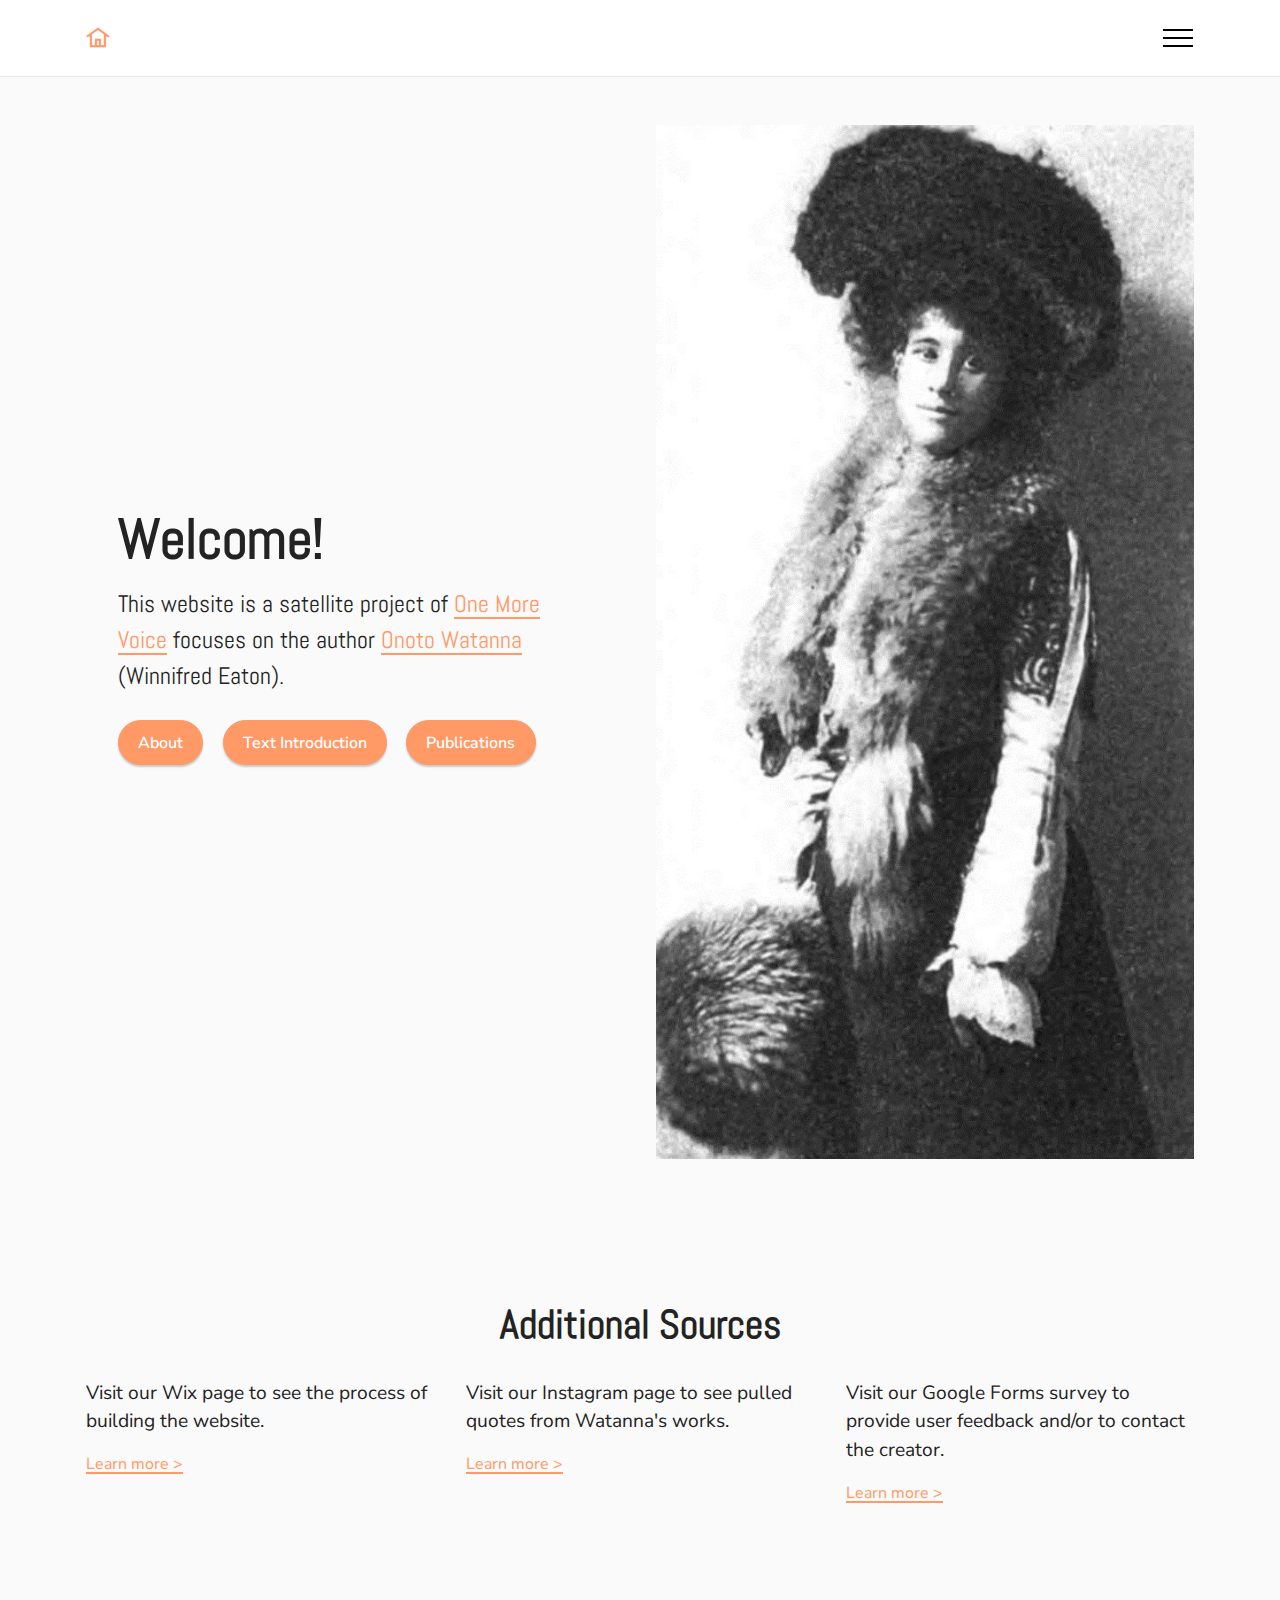
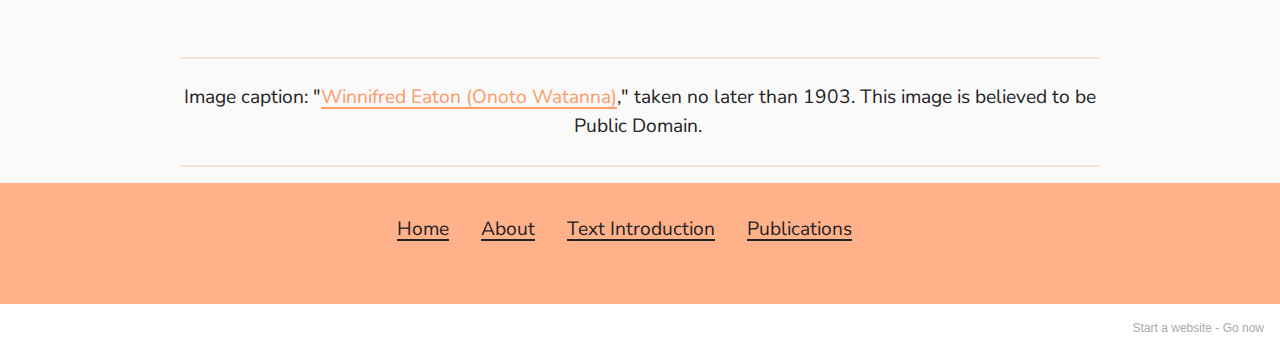
<file: index.html>
<!DOCTYPE html>
<html  >
<head>
  <!-- Site made with Mobirise Website Builder v5.6.0, https://mobirise.com -->
  <meta charset="UTF-8">
  <meta http-equiv="X-UA-Compatible" content="IE=edge">
  <meta name="generator" content="Mobirise v5.6.0, mobirise.com">
  <meta name="viewport" content="width=device-width, initial-scale=1, minimum-scale=1">
  <link rel="shortcut icon" href="assets/images/logo.png" type="image/x-icon">
  <meta name="description" content="">
  
  
  <title>Home</title>
  <link rel="stylesheet" href="assets/web/assets/mobirise-icons2/mobirise2.css">
  <link rel="stylesheet" href="assets/bootstrap/css/bootstrap.min.css">
  <link rel="stylesheet" href="assets/bootstrap/css/bootstrap-grid.min.css">
  <link rel="stylesheet" href="assets/bootstrap/css/bootstrap-reboot.min.css">
  <link rel="stylesheet" href="assets/dropdown/css/style.css">
  <link rel="stylesheet" href="assets/socicon/css/styles.css">
  <link rel="stylesheet" href="assets/theme/css/style.css">
  <link rel="preload" href="https://fonts.googleapis.com/css?family=Abel:400&display=swap" as="style" onload="this.onload=null;this.rel='stylesheet'">
  <noscript><link rel="stylesheet" href="https://fonts.googleapis.com/css?family=Abel:400&display=swap"></noscript>
  <link rel="preload" href="https://fonts.googleapis.com/css?family=Nunito+Sans:200,200i,300,300i,400,400i,600,600i,700,700i,800,800i,900,900i&display=swap" as="style" onload="this.onload=null;this.rel='stylesheet'">
  <noscript><link rel="stylesheet" href="https://fonts.googleapis.com/css?family=Nunito+Sans:200,200i,300,300i,400,400i,600,600i,700,700i,800,800i,900,900i&display=swap"></noscript>
  <link rel="preload" as="style" href="assets/mobirise/css/mbr-additional.css"><link rel="stylesheet" href="assets/mobirise/css/mbr-additional.css" type="text/css">
  
  
  
  
</head>
<body>
  
  <section data-bs-version="5.1" class="menu cid-s48OLK6784" once="menu" id="menu1-h">
    
    <nav class="navbar navbar-dropdown collapsed">
        <div class="container">
            <div class="navbar-brand">
                
                <span class="navbar-caption-wrap"><a class="navbar-caption text-primary display-7" href="index.html"><span class="mobi-mbri mobi-mbri-home mbr-iconfont mbr-iconfont-btn"></span></a></span>
            </div>
            <button class="navbar-toggler" type="button" data-toggle="collapse" data-bs-toggle="collapse" data-target="#navbarSupportedContent" data-bs-target="#navbarSupportedContent" aria-controls="navbarNavAltMarkup" aria-expanded="false" aria-label="Toggle navigation">
                <div class="hamburger">
                    <span></span>
                    <span></span>
                    <span></span>
                    <span></span>
                </div>
            </button>
            <div class="collapse navbar-collapse" id="navbarSupportedContent">
                <ul class="navbar-nav nav-dropdown nav-right" data-app-modern-menu="true"><li class="nav-item dropdown"><a class="nav-link link text-black text-primary dropdown-toggle display-4" href="page4.html" aria-expanded="false" data-toggle="dropdown-submenu" data-bs-toggle="dropdown" data-bs-auto-close="outside">About</a><div class="dropdown-menu" aria-labelledby="dropdown-undefined"><a class="text-black show text-primary dropdown-item display-4" href="page5.html">Author Introduction</a><a class="text-black text-primary show dropdown-item display-4" href="page6.html">Identity Statement</a><a class="text-black text-primary show dropdown-item display-4" href="page7.html">Text Introduction - <em>Miss Numè of Japan</em></a></div></li><li class="nav-item dropdown"><a class="nav-link link text-black dropdown-toggle show display-4" href="https://mobirise.com" data-toggle="dropdown-submenu" data-bs-toggle="dropdown" data-bs-auto-close="outside" aria-expanded="true">External Files</a><div class="dropdown-menu show" aria-labelledby="dropdown-undefined" data-bs-popper="none"><a class="text-black dropdown-item text-primary display-4" href="page3.html" aria-expanded="false">Publications</a><a class="text-black show dropdown-item text-primary display-4" href="https://www.instagram.com/onoto_watanna/">Instagram</a><a class="text-black dropdown-item text-primary display-4" href="https://karmenbrowitt.wixsite.com/onotowatanna">Project Development</a><a class="text-black dropdown-item text-primary display-4" href="https://drive.google.com/drive/folders/1JP7iRviPwqA-DeJ433LobCxMn3rf69SY?usp=sharing">Repository</a></div></li><li class="nav-item dropdown"><a class="nav-link link text-black text-primary dropdown-toggle display-4" href="page4.html" data-toggle="dropdown-submenu" data-bs-toggle="dropdown" data-bs-auto-close="outside" aria-expanded="false">Links to other <span style="font-style: italic;">&nbsp;</span><span style="font-style: italic;">One More Voice </span>&nbsp;projects&nbsp;</a><div class="dropdown-menu" aria-labelledby="dropdown-undefined"><a class="text-black text-primary show dropdown-item display-4" href="https://www.blyden-satellite-project.com/">Edward Wilmot Blyden</a><a class="text-black text-primary show dropdown-item display-4" href="https://edithmaudeeaton.wordpress.com/">Sui Sin Far</a><a class="text-black text-primary show dropdown-item display-4" href="https://kaylenknm.github.io/a_japanese_artist_in_london/">Yoshio Markino</a><a class="text-black text-primary show dropdown-item display-4" href="https://hebiordylan.wixsite.com/thomasbirchfreeman">Thomas Birch Freeman</a><a class="text-black text-primary show dropdown-item display-4" href="https://maddiehellwig.wixsite.com/epjohnson">Emily Pauline Johnson</a><a class="text-black text-primary show dropdown-item display-4" href="https://cornelia-sorabji.wixsite.com/website-1">Cornelia Sorabji</a></div></li></ul>
                
                
            </div>
        </div>
    </nav>

</section>

<section data-bs-version="5.1" class="header14 cid-t2kBOavCG8 mbr-fullscreen" id="header14-s">

    

    

    <div class="container">
        <div class="row justify-content-center align-items-center">
            <div class="col-12 col-md-6 image-wrapper">
                <img src="assets/images/picture-of-onoto-watanna-608x1168.jpg" alt="Mobirise">
            </div>
            <div class="col-12 col-md">
                <div class="text-wrapper">
                    <h1 class="mbr-section-title mbr-fonts-style mb-3 display-1"><strong>Welcome!</strong></h1>
                    <p class="mbr-text mbr-fonts-style display-5">This website is a satellite project of <strong><a href="https://onemorevoice.org/index.html" class="text-primary">One More Voice</a>&nbsp;</strong>focuses on the author <a href="page5.html" class="text-primary">Onoto Watanna</a> (Winnifred Eaton).&nbsp;<br></p>
                    <div class="mbr-section-btn mt-3"><a class="btn btn-primary display-4" href="page4.html">About</a> <a class="btn btn-primary display-4" href="page7.html">Text Introduction</a> <a class="btn btn-primary display-4" href="page3.html">Publications</a></div>
                </div>
            </div>
        </div>
    </div>
</section>

<section data-bs-version="5.1" class="features17 cid-t2JT3r4rC7" id="features18-1i">

    

    
    <div class="container">
        <div class="mbr-section-head">
            <div class="col-12">
                <h4 class="mbr-section-title mbr-fonts-style align-center mb-0 display-2">
                    <strong>Additional Sources</strong></h4>
                
            </div>
        </div>
        <div class="row mt-4">
            <div class="col-12 col-md-6 col-lg-4">
                <div class="card-wrapper mb-4">
                    <div class="card-box align-left">
                        
                        <p class="mbr-text mbr-fonts-style mb-3 display-7">
                            Visit our Wix page to see the process of building the website.&nbsp;</p><div class="link-wrap">
                                <h6 class="link mbr-fonts-style align-left display-4">
                                    <a class="text-primary" href="https://karmenbrowitt.wixsite.com/onotowatanna">Learn more &gt;</a>
                                </h6>
                            </div>
                    </div>
                </div>
            </div>
            <div class="col-12 col-md-6 col-lg-4">
                <div class="card-wrapper mb-4">
                    <div class="card-box align-left">
                        
                        <p class="mbr-text mbr-fonts-style mb-3 display-7">
                            Visit our Instagram page to see pulled quotes from Watanna's works.&nbsp;</p><div class="link-wrap">
                                <h6 class="link mbr-fonts-style align-left display-4">
                                    <a class="text-primary" href="https://www.instagram.com/onoto_watanna/">Learn more &gt;</a>
                                </h6>
                            </div>
                    </div>
                </div>
            </div>
            <div class="col-12 col-md-6 col-lg-4">
                <div class="card-wrapper mb-4">
                    <div class="card-box align-left">
                        
                        <p class="mbr-text mbr-fonts-style mb-3 display-7">Visit our Google Forms survey to provide user feedback and/or to contact the creator.</p><div class="link-wrap">
                                <h6 class="link mbr-fonts-style align-left display-4"><a href="https://forms.gle/hFdaZUL6aCxDSE9r7" class="text-primary">Learn more &gt;</a></h6>
                            </div>
                    </div>
                </div>
            </div>
            
        </div>
    </div>
</section>

<section data-bs-version="5.1" class="content6 cid-t4joAcDqid" id="content6-2e">
    
    <div class="container">
        <div class="row justify-content-center">
            <div class="col-md-12 col-lg-10">
                <hr class="line">
                <p class="mbr-text align-center mbr-fonts-style my-4 display-7">Image caption: "<a href="https://babel.hathitrust.org/cgi/pt?id=coo.31924090637202&view=1up&seq=459&skin=2021" class="text-primary">Winnifred Eaton (Onoto Watanna)</a>," taken no later than 1903. This image is believed to be Public Domain.&nbsp;</p>
                <hr class="line">
            </div>
        </div>
    </div>
</section>

<section data-bs-version="5.1" class="footer3 cid-t4O0vIXDrK" once="footers" id="footer3-2i">

    

    

    <div class="container">
        <div class="media-container-row align-center mbr-white">
            <div class="row row-links">
                <ul class="foot-menu">
                    
                    
                    
                    
                    
                <li class="foot-menu-item mbr-fonts-style display-7"><a class="text-black text-primary" href="index.html" target="_blank">Home</a></li><li class="foot-menu-item mbr-fonts-style display-7"><a class="text-black text-primary" href="page4.html" target="_blank">About</a></li><li class="foot-menu-item mbr-fonts-style display-7"><a href="page7.html" class="text-black">Text Introduction</a></li><li class="foot-menu-item mbr-fonts-style display-7"><a href="page3.html" class="text-black">Publications</a></li><li class="foot-menu-item mbr-fonts-style display-7"></li></ul>
            </div>
            
            <div class="row row-copirayt">
                <p class="mbr-text mb-0 mbr-fonts-style mbr-white align-center display-7">&nbsp;</p>
            </div>
        </div>
    </div>
</section><section style="background-color: #fff; font-family: -apple-system, BlinkMacSystemFont, 'Segoe UI', 'Roboto', 'Helvetica Neue', Arial, sans-serif; color:#aaa; font-size:12px; padding: 0; align-items: center; display: flex;"><a href="https://mobirise.site/l" style="flex: 1 1; height: 3rem; padding-left: 1rem;"></a><p style="flex: 0 0 auto; margin:0; padding-right:1rem;">Start a website - <a href="https://mobirise.site/w" style="color:#aaa;">Go now</a></p></section><script src="assets/bootstrap/js/bootstrap.bundle.min.js"></script>  <script src="assets/smoothscroll/smooth-scroll.js"></script>  <script src="assets/ytplayer/index.js"></script>  <script src="assets/dropdown/js/navbar-dropdown.js"></script>  <script src="assets/theme/js/script.js"></script>  
  
  
 <div id="scrollToTop" class="scrollToTop mbr-arrow-up"><a style="text-align: center;"><i class="mbr-arrow-up-icon mbr-arrow-up-icon-cm cm-icon cm-icon-smallarrow-up"></i></a></div>
  </body>
</html>
</file>
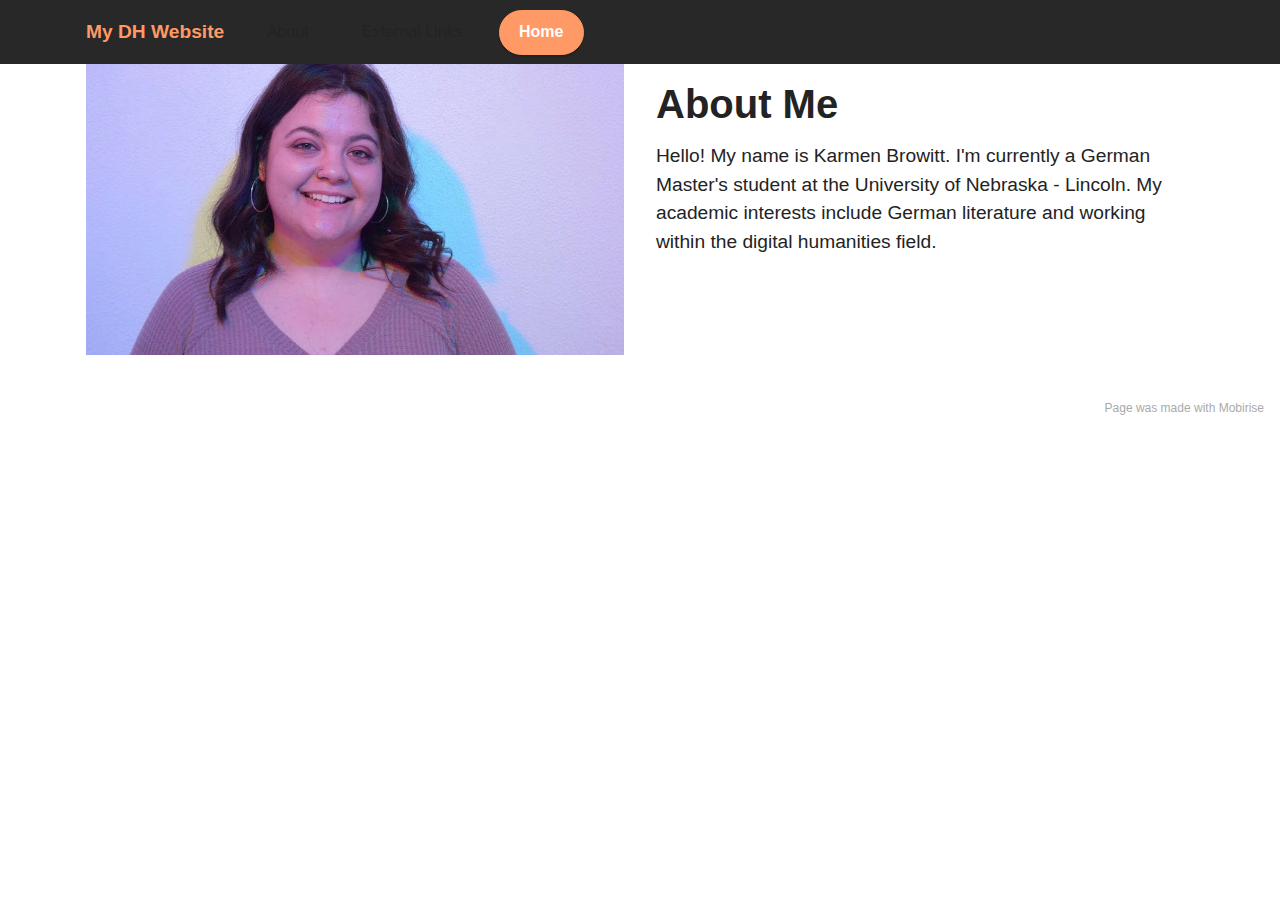
<file: page1.html>
<!DOCTYPE html>
<html  >
<head>
  <!-- Site made with Mobirise Website Builder v5.6.0, https://mobirise.com -->
  <meta charset="UTF-8">
  <meta http-equiv="X-UA-Compatible" content="IE=edge">
  <meta name="generator" content="Mobirise v5.6.0, mobirise.com">
  <meta name="viewport" content="width=device-width, initial-scale=1, minimum-scale=1">
  <link rel="shortcut icon" href="assets/images/logo.png" type="image/x-icon">
  <meta name="description" content="">
  
  
  <title>About Me</title>
  <link rel="stylesheet" href="assets/bootstrap/css/bootstrap.min.css">
  <link rel="stylesheet" href="assets/bootstrap/css/bootstrap-grid.min.css">
  <link rel="stylesheet" href="assets/bootstrap/css/bootstrap-reboot.min.css">
  <link rel="stylesheet" href="assets/animatecss/animate.css">
  <link rel="stylesheet" href="assets/dropdown/css/style.css">
  <link rel="stylesheet" href="assets/socicon/css/styles.css">
  <link rel="stylesheet" href="assets/theme/css/style.css">
  <link rel="preload" href="https://fonts.googleapis.com/css?family=Abril+Fatface:400&display=swap" as="style" onload="this.onload=null;this.rel='stylesheet'">
  <noscript><link rel="stylesheet" href="https://fonts.googleapis.com/css?family=Abril+Fatface:400&display=swap"></noscript>
  <link rel="preload" href="https://fonts.googleapis.com/css?family=Montserrat:100,200,300,400,500,600,700,800,900,100i,200i,300i,400i,500i,600i,700i,800i,900i&display=swap" as="style" onload="this.onload=null;this.rel='stylesheet'">
  <noscript><link rel="stylesheet" href="https://fonts.googleapis.com/css?family=Montserrat:100,200,300,400,500,600,700,800,900,100i,200i,300i,400i,500i,600i,700i,800i,900i&display=swap"></noscript>
  <link rel="preload" as="style" href="assets/mobirise/css/mbr-additional.css"><link rel="stylesheet" href="assets/mobirise/css/mbr-additional.css" type="text/css">
  
  
  
  
</head>
<body>
  
  <section data-bs-version="5.1" class="menu menu2 cid-sFF0ciwnEL" once="menu" id="menu2-0">
    
    <nav class="navbar navbar-dropdown navbar-fixed-top navbar-expand-lg">
        <div class="container">
            <div class="navbar-brand">
                
                <span class="navbar-caption-wrap"><a class="navbar-caption text-primary display-7" href="index.html">My DH Website</a></span>
            </div>
            <button class="navbar-toggler" type="button" data-toggle="collapse" data-bs-toggle="collapse" data-target="#navbarSupportedContent" data-bs-target="#navbarSupportedContent" aria-controls="navbarNavAltMarkup" aria-expanded="false" aria-label="Toggle navigation">
                <div class="hamburger">
                    <span></span>
                    <span></span>
                    <span></span>
                    <span></span>
                </div>
            </button>
            <div class="collapse navbar-collapse" id="navbarSupportedContent">
                <ul class="navbar-nav nav-dropdown" data-app-modern-menu="true"><li class="nav-item"><a class="nav-link link text-black text-primary display-4" href="index.html#image1-b" aria-expanded="false">About</a></li><li class="nav-item"><a class="nav-link link text-black text-primary display-4" href="index.html#image1-b">External Links</a></li></ul>
                
                <div class="navbar-buttons mbr-section-btn"><a class="btn btn-primary display-4" href="index.html">Home</a></div>
            </div>
        </div>
    </nav>
</section>

<section data-bs-version="5.1" class="image1 cid-sFF75ZhH2d" id="image1-b">
    

    

    <div class="container">
        <div class="row align-items-center">
            <div class="col-12 col-lg-6">
                <div class="image-wrapper">
                    <img src="assets/images/81243380-10216561932943202-2412398888674656256-n-819x540.jpg" alt="Mobirise">
                    
                </div>
            </div>
            <div class="col-12 col-lg">
                <div class="text-wrapper">
                    <h3 class="mbr-section-title mbr-fonts-style mb-3 display-2">
                        <strong>About Me</strong></h3>
                    <p class="mbr-text mbr-fonts-style display-7">Hello! My name is Karmen Browitt. I'm currently a German Master's student at the University of Nebraska - Lincoln. My academic interests include German literature and working within the digital humanities field.&nbsp;</p>
                </div>
            </div>
        </div>
    </div>
</section>

<section data-bs-version="5.1" class="footer7 cid-sFF3CYc3p7" once="footers" id="footer7-9">

    

    

    <div class="container">
        <div class="media-container-row align-center mbr-white">
            <div class="col-12">
                <p class="mbr-text mb-0 mbr-fonts-style display-7">
                    © Copyright 2025 Mobirise - All Rights Reserved
                </p>
            </div>
        </div>
    </div>
</section><section style="background-color: #fff; font-family: -apple-system, BlinkMacSystemFont, 'Segoe UI', 'Roboto', 'Helvetica Neue', Arial, sans-serif; color:#aaa; font-size:12px; padding: 0; align-items: center; display: flex;"><a href="https://mobirise.site/k" style="flex: 1 1; height: 3rem; padding-left: 1rem;"></a><p style="flex: 0 0 auto; margin:0; padding-right:1rem;">Page <a href="https://mobirise.site/f" style="color:#aaa;">was made</a> with Mobirise</p></section><script src="assets/bootstrap/js/bootstrap.bundle.min.js"></script>  <script src="assets/smoothscroll/smooth-scroll.js"></script>  <script src="assets/ytplayer/index.js"></script>  <script src="assets/dropdown/js/navbar-dropdown.js"></script>  <script src="assets/theme/js/script.js"></script>  
  
  
 <div id="scrollToTop" class="scrollToTop mbr-arrow-up"><a style="text-align: center;"><i class="mbr-arrow-up-icon mbr-arrow-up-icon-cm cm-icon cm-icon-smallarrow-up"></i></a></div>
    <input name="animation" type="hidden">
  </body>
</html>
</file>
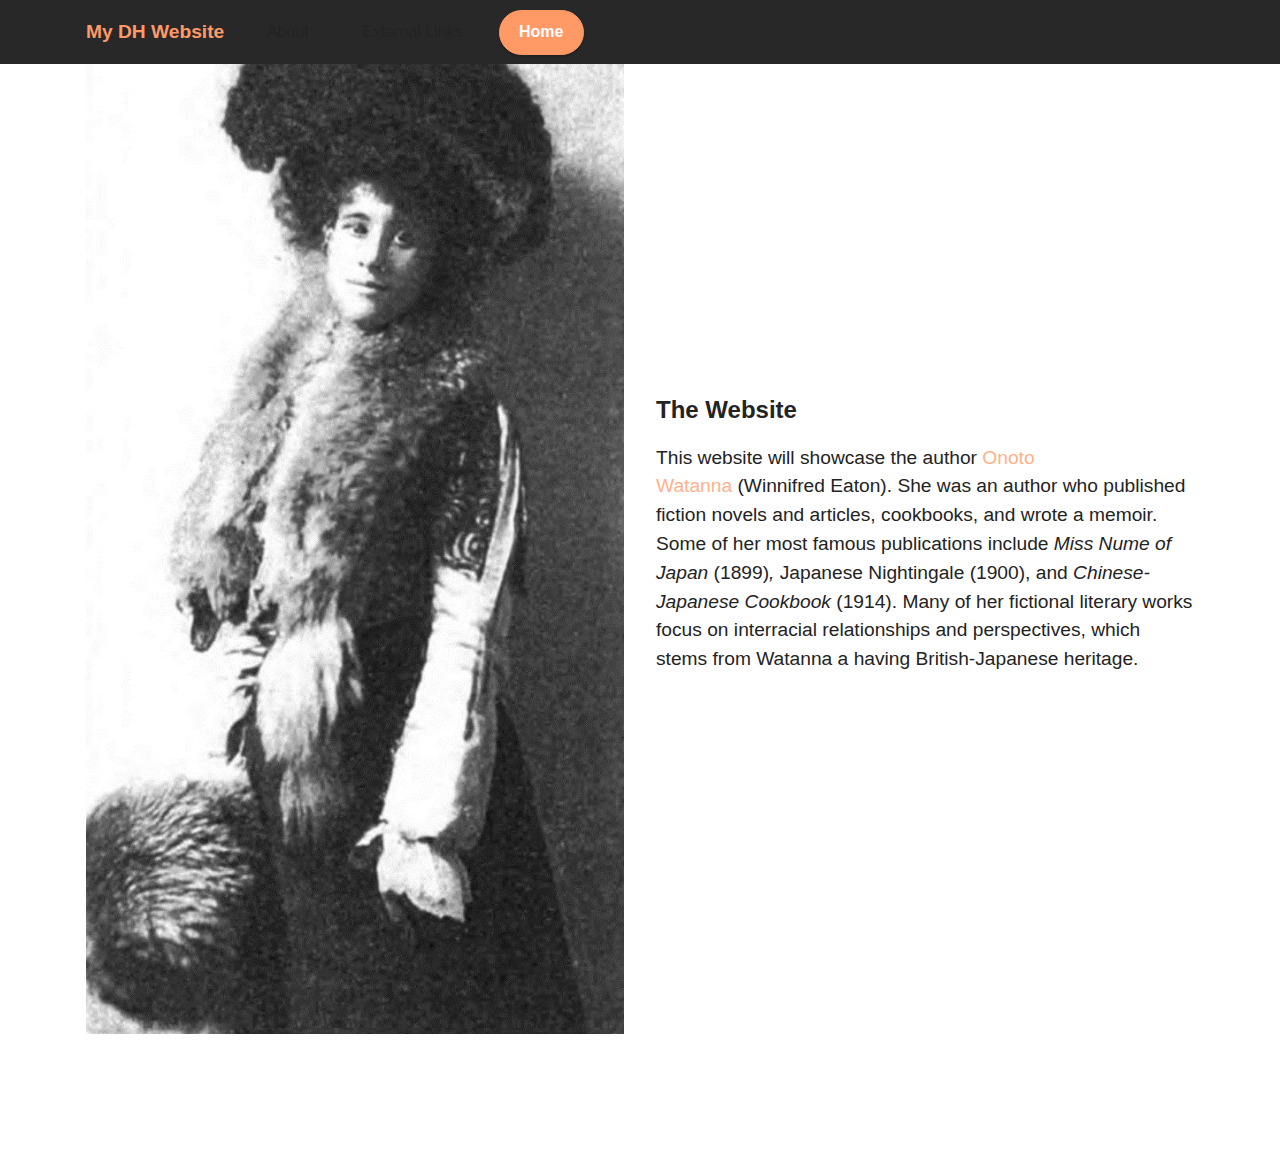
<file: page2.html>
<!DOCTYPE html>
<html  >
<head>
  <!-- Site made with Mobirise Website Builder v5.6.0, https://mobirise.com -->
  <meta charset="UTF-8">
  <meta http-equiv="X-UA-Compatible" content="IE=edge">
  <meta name="generator" content="Mobirise v5.6.0, mobirise.com">
  <meta name="viewport" content="width=device-width, initial-scale=1, minimum-scale=1">
  <link rel="shortcut icon" href="assets/images/logo.png" type="image/x-icon">
  <meta name="description" content="">
  
  
  <title>About the Website</title>
  <link rel="stylesheet" href="assets/bootstrap/css/bootstrap.min.css">
  <link rel="stylesheet" href="assets/bootstrap/css/bootstrap-grid.min.css">
  <link rel="stylesheet" href="assets/bootstrap/css/bootstrap-reboot.min.css">
  <link rel="stylesheet" href="assets/animatecss/animate.css">
  <link rel="stylesheet" href="assets/dropdown/css/style.css">
  <link rel="stylesheet" href="assets/socicon/css/styles.css">
  <link rel="stylesheet" href="assets/theme/css/style.css">
  <link rel="preload" href="https://fonts.googleapis.com/css?family=Abril+Fatface:400&display=swap" as="style" onload="this.onload=null;this.rel='stylesheet'">
  <noscript><link rel="stylesheet" href="https://fonts.googleapis.com/css?family=Abril+Fatface:400&display=swap"></noscript>
  <link rel="preload" href="https://fonts.googleapis.com/css?family=Montserrat:100,200,300,400,500,600,700,800,900,100i,200i,300i,400i,500i,600i,700i,800i,900i&display=swap" as="style" onload="this.onload=null;this.rel='stylesheet'">
  <noscript><link rel="stylesheet" href="https://fonts.googleapis.com/css?family=Montserrat:100,200,300,400,500,600,700,800,900,100i,200i,300i,400i,500i,600i,700i,800i,900i&display=swap"></noscript>
  <link rel="preload" as="style" href="assets/mobirise/css/mbr-additional.css"><link rel="stylesheet" href="assets/mobirise/css/mbr-additional.css" type="text/css">
  
  
  
  
</head>
<body>
  
  <section data-bs-version="5.1" class="menu menu2 cid-sFF0ciwnEL" once="menu" id="menu2-k">
    
    <nav class="navbar navbar-dropdown navbar-fixed-top navbar-expand-lg">
        <div class="container">
            <div class="navbar-brand">
                
                <span class="navbar-caption-wrap"><a class="navbar-caption text-primary display-7" href="index.html">My DH Website</a></span>
            </div>
            <button class="navbar-toggler" type="button" data-toggle="collapse" data-bs-toggle="collapse" data-target="#navbarSupportedContent" data-bs-target="#navbarSupportedContent" aria-controls="navbarNavAltMarkup" aria-expanded="false" aria-label="Toggle navigation">
                <div class="hamburger">
                    <span></span>
                    <span></span>
                    <span></span>
                    <span></span>
                </div>
            </button>
            <div class="collapse navbar-collapse" id="navbarSupportedContent">
                <ul class="navbar-nav nav-dropdown" data-app-modern-menu="true"><li class="nav-item"><a class="nav-link link text-black text-primary display-4" href="index.html#image1-b" aria-expanded="false">About</a></li><li class="nav-item"><a class="nav-link link text-black text-primary display-4" href="index.html#image1-b">External Links</a></li></ul>
                
                <div class="navbar-buttons mbr-section-btn"><a class="btn btn-primary display-4" href="index.html">Home</a></div>
            </div>
        </div>
    </nav>
</section>

<section data-bs-version="5.1" class="image1 cid-sWpjTumokp" id="image1-m">
    

    

    <div class="container">
        <div class="row align-items-center">
            <div class="col-12 col-lg-6">
                <div class="image-wrapper">
                    <img src="assets/images/picture-of-onoto-watanna-608x1168.jpg" alt="Black and white picture of Onoto Watanna posing.">
                    <p class="mbr-description mbr-fonts-style pt-2 align-center display-4">Onoto Watanna (1903)</p>
                </div>
            </div>
            <div class="col-12 col-lg">
                <div class="text-wrapper">
                    <h3 class="mbr-section-title mbr-fonts-style mb-3 display-5">
                        <strong>The Website</strong></h3>
                    <p class="mbr-text mbr-fonts-style display-7">This website will showcase the author <em><a href="https://en.wikipedia.org/wiki/Winnifred_Eaton_(writer)" class="text-danger" target="_blank">Onoto Watanna</a>&nbsp;</em>(Winnifred Eaton). She was an author who published fiction novels and articles, cookbooks, and wrote a memoir. Some of her most famous publications include<em>&nbsp;Miss Nume of Japan </em>(1899)<em>,&nbsp;</em>Japanese Nightingale (1900), and <em>Chinese-Japanese Cookbook </em>(1914). Many of her fictional literary works focus on interracial relationships and perspectives, which stems from Watanna a having British-Japanese heritage.&nbsp;&nbsp;</p>
                </div>
            </div>
        </div>
    </div>
</section>

<section data-bs-version="5.1" class="footer7 cid-sFF3CYc3p7" once="footers" id="footer7-l">

    

    

    <div class="container">
        <div class="media-container-row align-center mbr-white">
            <div class="col-12">
                <p class="mbr-text mb-0 mbr-fonts-style display-7">
                    © Copyright 2025 Mobirise - All Rights Reserved
                </p>
            </div>
        </div>
    </div>
</section><section style="background-color: #fff; font-family: -apple-system, BlinkMacSystemFont, 'Segoe UI', 'Roboto', 'Helvetica Neue', Arial, sans-serif; color:#aaa; font-size:12px; padding: 0; align-items: center; display: flex;"><a href="https://mobirise.site/b" style="flex: 1 1; height: 3rem; padding-left: 1rem;"></a><p style="flex: 0 0 auto; margin:0; padding-right:1rem;">Mobirise free software - <a href="https://mobirise.site/n" style="color:#aaa;">Click here</a></p></section><script src="assets/bootstrap/js/bootstrap.bundle.min.js"></script>  <script src="assets/smoothscroll/smooth-scroll.js"></script>  <script src="assets/ytplayer/index.js"></script>  <script src="assets/dropdown/js/navbar-dropdown.js"></script>  <script src="assets/theme/js/script.js"></script>  
  
  
 <div id="scrollToTop" class="scrollToTop mbr-arrow-up"><a style="text-align: center;"><i class="mbr-arrow-up-icon mbr-arrow-up-icon-cm cm-icon cm-icon-smallarrow-up"></i></a></div>
    <input name="animation" type="hidden">
  </body>
</html>
</file>
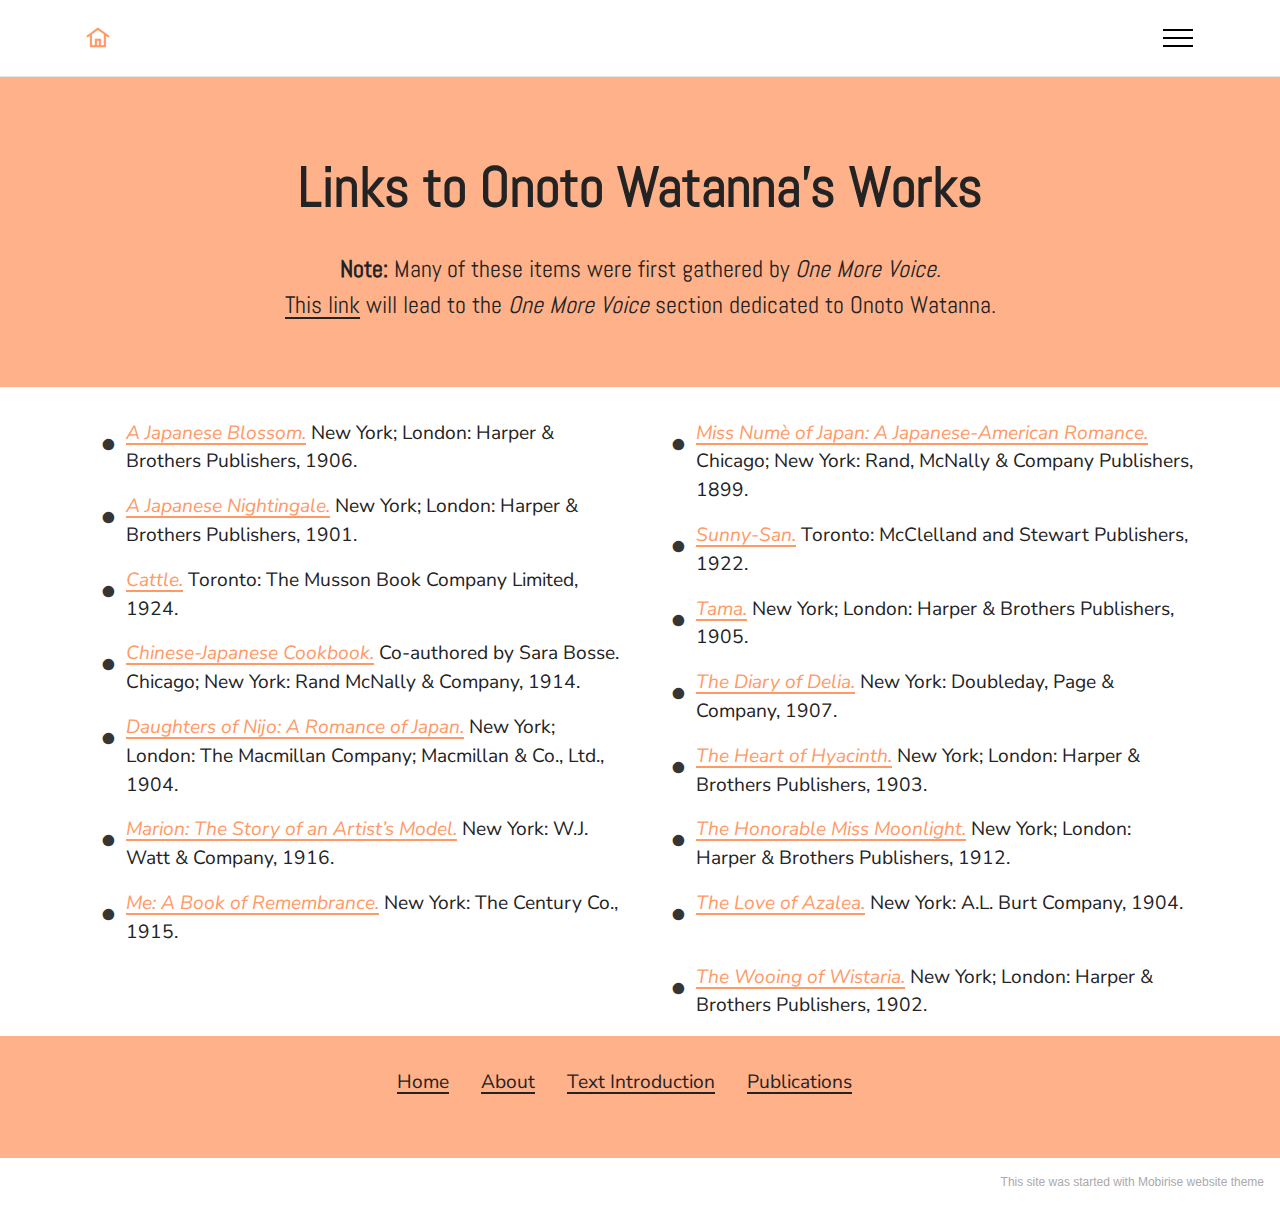
<file: page3.html>
<!DOCTYPE html>
<html  >
<head>
  <!-- Site made with Mobirise Website Builder v5.6.0, https://mobirise.com -->
  <meta charset="UTF-8">
  <meta http-equiv="X-UA-Compatible" content="IE=edge">
  <meta name="generator" content="Mobirise v5.6.0, mobirise.com">
  <meta name="viewport" content="width=device-width, initial-scale=1, minimum-scale=1">
  <link rel="shortcut icon" href="assets/images/logo.png" type="image/x-icon">
  <meta name="description" content="">
  
  
  <title>Publications</title>
  <link rel="stylesheet" href="assets/web/assets/mobirise-icons2/mobirise2.css">
  <link rel="stylesheet" href="assets/bootstrap/css/bootstrap.min.css">
  <link rel="stylesheet" href="assets/bootstrap/css/bootstrap-grid.min.css">
  <link rel="stylesheet" href="assets/bootstrap/css/bootstrap-reboot.min.css">
  <link rel="stylesheet" href="assets/dropdown/css/style.css">
  <link rel="stylesheet" href="assets/socicon/css/styles.css">
  <link rel="stylesheet" href="assets/theme/css/style.css">
  <link rel="preload" href="https://fonts.googleapis.com/css?family=Abel:400&display=swap" as="style" onload="this.onload=null;this.rel='stylesheet'">
  <noscript><link rel="stylesheet" href="https://fonts.googleapis.com/css?family=Abel:400&display=swap"></noscript>
  <link rel="preload" href="https://fonts.googleapis.com/css?family=Nunito+Sans:200,200i,300,300i,400,400i,600,600i,700,700i,800,800i,900,900i&display=swap" as="style" onload="this.onload=null;this.rel='stylesheet'">
  <noscript><link rel="stylesheet" href="https://fonts.googleapis.com/css?family=Nunito+Sans:200,200i,300,300i,400,400i,600,600i,700,700i,800,800i,900,900i&display=swap"></noscript>
  <link rel="preload" as="style" href="assets/mobirise/css/mbr-additional.css"><link rel="stylesheet" href="assets/mobirise/css/mbr-additional.css" type="text/css">
  
  
  
  
</head>
<body>
  
  <section data-bs-version="5.1" class="menu cid-s48OLK6784" once="menu" id="menu1-t">
    
    <nav class="navbar navbar-dropdown collapsed">
        <div class="container">
            <div class="navbar-brand">
                
                <span class="navbar-caption-wrap"><a class="navbar-caption text-primary display-7" href="index.html"><span class="mobi-mbri mobi-mbri-home mbr-iconfont mbr-iconfont-btn"></span></a></span>
            </div>
            <button class="navbar-toggler" type="button" data-toggle="collapse" data-bs-toggle="collapse" data-target="#navbarSupportedContent" data-bs-target="#navbarSupportedContent" aria-controls="navbarNavAltMarkup" aria-expanded="false" aria-label="Toggle navigation">
                <div class="hamburger">
                    <span></span>
                    <span></span>
                    <span></span>
                    <span></span>
                </div>
            </button>
            <div class="collapse navbar-collapse" id="navbarSupportedContent">
                <ul class="navbar-nav nav-dropdown nav-right" data-app-modern-menu="true"><li class="nav-item dropdown"><a class="nav-link link text-black text-primary dropdown-toggle display-4" href="page4.html" aria-expanded="false" data-toggle="dropdown-submenu" data-bs-toggle="dropdown" data-bs-auto-close="outside">About</a><div class="dropdown-menu" aria-labelledby="dropdown-undefined"><a class="text-black show text-primary dropdown-item display-4" href="page5.html">Author Introduction</a><a class="text-black text-primary show dropdown-item display-4" href="page6.html">Identity Statement</a><a class="text-black text-primary show dropdown-item display-4" href="page7.html">Text Introduction - <em>Miss Numè of Japan</em></a></div></li><li class="nav-item dropdown"><a class="nav-link link text-black dropdown-toggle show display-4" href="https://mobirise.com" data-toggle="dropdown-submenu" data-bs-toggle="dropdown" data-bs-auto-close="outside" aria-expanded="true">External Files</a><div class="dropdown-menu show" aria-labelledby="dropdown-undefined" data-bs-popper="none"><a class="text-black dropdown-item text-primary display-4" href="page3.html" aria-expanded="false">Publications</a><a class="text-black show dropdown-item text-primary display-4" href="https://www.instagram.com/onoto_watanna/">Instagram</a><a class="text-black dropdown-item text-primary display-4" href="https://karmenbrowitt.wixsite.com/onotowatanna">Project Development</a><a class="text-black dropdown-item text-primary display-4" href="https://drive.google.com/drive/folders/1JP7iRviPwqA-DeJ433LobCxMn3rf69SY?usp=sharing">Repository</a></div></li><li class="nav-item dropdown"><a class="nav-link link text-black text-primary dropdown-toggle display-4" href="page4.html" data-toggle="dropdown-submenu" data-bs-toggle="dropdown" data-bs-auto-close="outside" aria-expanded="false">Links to other <span style="font-style: italic;">&nbsp;</span><span style="font-style: italic;">One More Voice </span>&nbsp;projects&nbsp;</a><div class="dropdown-menu" aria-labelledby="dropdown-undefined"><a class="text-black text-primary show dropdown-item display-4" href="https://www.blyden-satellite-project.com/">Edward Wilmot Blyden</a><a class="text-black text-primary show dropdown-item display-4" href="https://edithmaudeeaton.wordpress.com/">Sui Sin Far</a><a class="text-black text-primary show dropdown-item display-4" href="https://kaylenknm.github.io/a_japanese_artist_in_london/">Yoshio Markino</a><a class="text-black text-primary show dropdown-item display-4" href="https://hebiordylan.wixsite.com/thomasbirchfreeman">Thomas Birch Freeman</a><a class="text-black text-primary show dropdown-item display-4" href="https://maddiehellwig.wixsite.com/epjohnson">Emily Pauline Johnson</a><a class="text-black text-primary show dropdown-item display-4" href="https://cornelia-sorabji.wixsite.com/website-1">Cornelia Sorabji</a></div></li></ul>
                
                
            </div>
        </div>
    </nav>

</section>

<section data-bs-version="5.1" class="content4 cid-t2JPudXeD5" id="content4-1f">
    
    
    <div class="container">
        <div class="row justify-content-center">
            <div class="title col-md-12 col-lg-12">
                <h3 class="mbr-section-title mbr-fonts-style align-center mb-4 display-1"><strong>Links to Onoto Watanna's Works</strong></h3>
                <h4 class="mbr-section-subtitle align-center mbr-fonts-style mb-4 display-5"><strong>Note:</strong> Many of these items were first gathered by <em>One More Voice</em>.<br><span style="font-weight: normal;"><a href="https://onemorevoice.org/books.html#watanna" class="text-black text-primary" style="">This link</a>&nbsp;will lead to the <em>One More Voice</em>&nbsp;section dedicated to Onoto Watanna.</span><br></h4>
                
            </div>
        </div>
    </div>
</section>

<section data-bs-version="5.1" class="content13 cid-t2JQ0tSuRu" id="content13-1h">
    
    
    <div class="container">
        <div class="row justify-content-center">
            <div class="col-md-12 col-lg-12">
                <h3 class="mbr-section-title mbr-fonts-style mb-4 display-5"></h3>
            </div>
        </div>
        <div class="row justify-content-center">
            <div class="col-md-12 col-lg-12">
                <div class="row justify-content-center">
                    <div class="col-12 col-lg-6">
                        <ul class="list mbr-fonts-style display-7">
                            <li><em><a href="https://archive.org/details/japaneseblossom0000wata/page/n5/mode/2up" class="text-primary" style=""><i style="">A Japanese Blossom.</i></a> </em>New York; London: Harper &amp; Brothers Publishers, 1906.&nbsp;</li><li><a href="https://archive.org/details/japanesenighting0000unse/page/n5/mode/2up" class="text-primary" style=""><em>A Japanese Nightingale.</em></a> New York; London: Harper &amp; Brothers Publishers, 1901.&nbsp;</li><li><strong><a href="https://archive.org/details/cattle00wata/page/n5/mode/2up" class="text-primary"><em>Cattle.</em></a> </strong>Toronto: The Musson Book Company Limited, 1924.&nbsp;<strong> &nbsp; &nbsp; &nbsp; &nbsp; &nbsp; &nbsp;</strong></li><li><strong><a href="https://babel.hathitrust.org/cgi/pt?id=uc1.31175035224727&view=1up&seq=7&skin=2021" class="text-primary"><em>Chinese-Japanese Cookbook.</em></a> </strong>Co-authored by Sara Bosse. Chicago; New York: Rand McNally &amp; Company, 1914.</li><li><em><a href="https://archive.org/details/daughtersofnijo00wata" class="text-primary"><i>Daughters of Nijo: A Romance of Japan.</i></a> </em>New York; London: The Macmillan Company; Macmillan &amp; Co., Ltd., 1904.&nbsp;</li><li><strong><a href="https://archive.org/details/marionstoryofart00wata/page/n7/mode/2up" class="text-primary"><em>Marion: The Story of an Artist’s Model.</em></a> </strong>New York: W.J. Watt &amp; Company, 1916.</li><li><strong><a href="https://archive.org/details/mebookofremembra00wataiala/page/n5/mode/2up" class="text-primary"><em>Me: A Book of Remembrance.</em></a> </strong>New York: The Century Co., 1915.</li>
                        </ul>
                    </div>
                    <div class="col-12 col-lg-6">
                        <ul class="list mbr-fonts-style display-7">
                            <li><strong><a href="https://archive.org/details/missnumofjapanja00wata" class="text-primary"><em>Miss Numè of Japan: A Japanese-American Romance.</em></a> </strong>Chicago; New York: Rand, McNally &amp; Company Publishers, 1899.&nbsp;</li><li><strong><a href="https://archive.org/details/sunnysan00wata/page/n7/mode/2up" class="text-primary"><em>Sunny-San.</em></a> </strong>Toronto: McClelland and Stewart Publishers, 1922.</li><li><strong><a href="https://archive.org/details/tama00wata/page/n7/mode/2up" class="text-primary"><em>Tama.</em></a> </strong>New York; London: Harper &amp; Brothers Publishers, 1905.&nbsp;<strong> &nbsp; &nbsp; &nbsp;&nbsp;</strong></li><li><strong><a href="https://archive.org/details/diaryofdeliabein00wata" class="text-primary"><em>The Diary of Delia.</em></a> </strong>New York: Doubleday, Page &amp; Company, 1907.</li><li><strong><a href="https://archive.org/details/heartofhyacinth00wata_0" class="text-primary"><em>The Heart of Hyacinth.</em></a> </strong>New York; London: Harper &amp; Brothers Publishers, 1903.&nbsp;</li><li><strong><a href="https://archive.org/details/honorablemissmoo00watauoft" class="text-primary"><em>The Honorable Miss Moonlight.</em></a> </strong>New York; London: Harper &amp; Brothers Publishers, 1912.</li><li><strong><a href="https://archive.org/details/loveofazalea00wata/page/n5/mode/2up" class="text-primary"><em>The Love of Azalea.</em></a> </strong>New York: A.L. Burt Company, 1904.&nbsp; &nbsp; &nbsp; &nbsp; &nbsp; &nbsp; &nbsp;<strong> &nbsp; &nbsp;</strong></li><li><strong><a href="https://archive.org/details/wooingofwistaria0000wata/page/n5/mode/2up" class="text-primary"><em>The Wooing of Wistaria.</em></a>&nbsp;</strong>New York; London: Harper &amp; Brothers Publishers, 1902.&nbsp;</li>
                        </ul>
                    </div>
                </div>
            </div>
        </div>
    </div>
</section>

<section data-bs-version="5.1" class="footer3 cid-t4O0vIXDrK" once="footers" id="footer3-2i">

    

    

    <div class="container">
        <div class="media-container-row align-center mbr-white">
            <div class="row row-links">
                <ul class="foot-menu">
                    
                    
                    
                    
                    
                <li class="foot-menu-item mbr-fonts-style display-7"><a class="text-black text-primary" href="index.html" target="_blank">Home</a></li><li class="foot-menu-item mbr-fonts-style display-7"><a class="text-black text-primary" href="page4.html" target="_blank">About</a></li><li class="foot-menu-item mbr-fonts-style display-7"><a href="page7.html" class="text-black">Text Introduction</a></li><li class="foot-menu-item mbr-fonts-style display-7"><a href="page3.html" class="text-black">Publications</a></li><li class="foot-menu-item mbr-fonts-style display-7"></li></ul>
            </div>
            
            <div class="row row-copirayt">
                <p class="mbr-text mb-0 mbr-fonts-style mbr-white align-center display-7">&nbsp;</p>
            </div>
        </div>
    </div>
</section><section style="background-color: #fff; font-family: -apple-system, BlinkMacSystemFont, 'Segoe UI', 'Roboto', 'Helvetica Neue', Arial, sans-serif; color:#aaa; font-size:12px; padding: 0; align-items: center; display: flex;"><a href="https://mobirise.site/d" style="flex: 1 1; height: 3rem; padding-left: 1rem;"></a><p style="flex: 0 0 auto; margin:0; padding-right:1rem;"><a href="https://mobirise.site/q" style="color:#aaa;">This site</a> was started with Mobirise website theme</p></section><script src="assets/bootstrap/js/bootstrap.bundle.min.js"></script>  <script src="assets/smoothscroll/smooth-scroll.js"></script>  <script src="assets/ytplayer/index.js"></script>  <script src="assets/dropdown/js/navbar-dropdown.js"></script>  <script src="assets/theme/js/script.js"></script>  
  
  
 <div id="scrollToTop" class="scrollToTop mbr-arrow-up"><a style="text-align: center;"><i class="mbr-arrow-up-icon mbr-arrow-up-icon-cm cm-icon cm-icon-smallarrow-up"></i></a></div>
  </body>
</html>
</file>
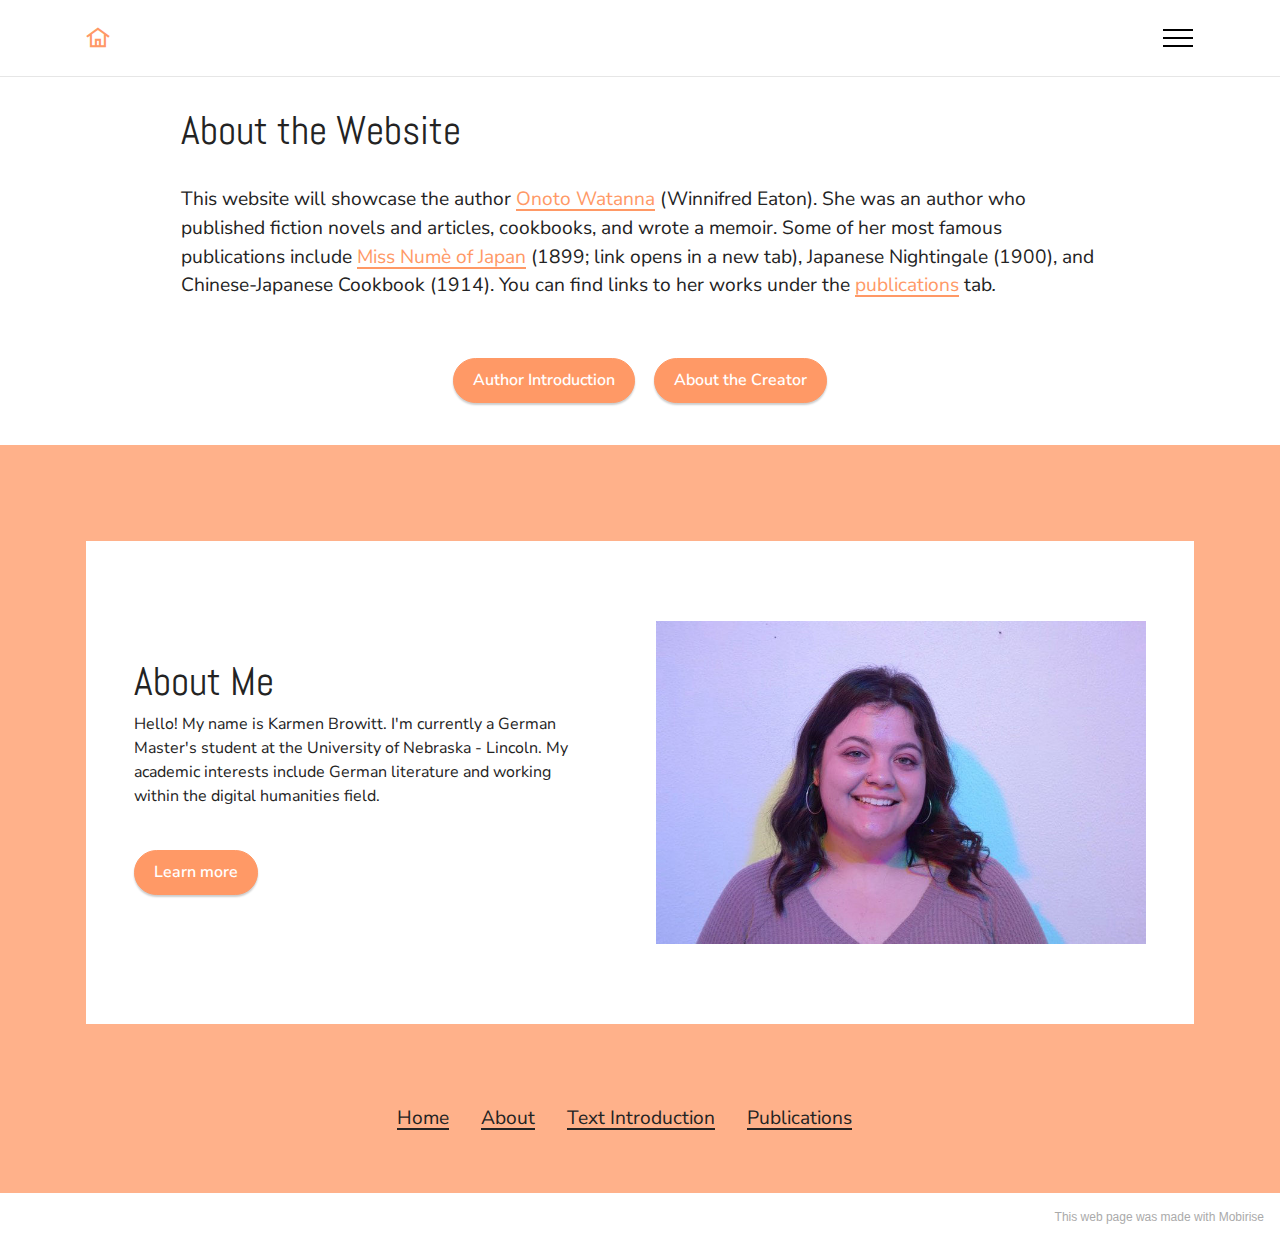
<file: page4.html>
<!DOCTYPE html>
<html  >
<head>
  <!-- Site made with Mobirise Website Builder v5.6.0, https://mobirise.com -->
  <meta charset="UTF-8">
  <meta http-equiv="X-UA-Compatible" content="IE=edge">
  <meta name="generator" content="Mobirise v5.6.0, mobirise.com">
  <meta name="viewport" content="width=device-width, initial-scale=1, minimum-scale=1">
  <link rel="shortcut icon" href="assets/images/logo.png" type="image/x-icon">
  <meta name="description" content="">
  
  
  <title>About</title>
  <link rel="stylesheet" href="assets/web/assets/mobirise-icons2/mobirise2.css">
  <link rel="stylesheet" href="assets/bootstrap/css/bootstrap.min.css">
  <link rel="stylesheet" href="assets/bootstrap/css/bootstrap-grid.min.css">
  <link rel="stylesheet" href="assets/bootstrap/css/bootstrap-reboot.min.css">
  <link rel="stylesheet" href="assets/dropdown/css/style.css">
  <link rel="stylesheet" href="assets/socicon/css/styles.css">
  <link rel="stylesheet" href="assets/theme/css/style.css">
  <link rel="preload" href="https://fonts.googleapis.com/css?family=Abel:400&display=swap" as="style" onload="this.onload=null;this.rel='stylesheet'">
  <noscript><link rel="stylesheet" href="https://fonts.googleapis.com/css?family=Abel:400&display=swap"></noscript>
  <link rel="preload" href="https://fonts.googleapis.com/css?family=Nunito+Sans:200,200i,300,300i,400,400i,600,600i,700,700i,800,800i,900,900i&display=swap" as="style" onload="this.onload=null;this.rel='stylesheet'">
  <noscript><link rel="stylesheet" href="https://fonts.googleapis.com/css?family=Nunito+Sans:200,200i,300,300i,400,400i,600,600i,700,700i,800,800i,900,900i&display=swap"></noscript>
  <link rel="preload" as="style" href="assets/mobirise/css/mbr-additional.css"><link rel="stylesheet" href="assets/mobirise/css/mbr-additional.css" type="text/css">
  
  
  
  
</head>
<body>
  
  <section data-bs-version="5.1" class="menu cid-s48OLK6784" once="menu" id="menu1-v">
    
    <nav class="navbar navbar-dropdown collapsed">
        <div class="container">
            <div class="navbar-brand">
                
                <span class="navbar-caption-wrap"><a class="navbar-caption text-primary display-7" href="index.html"><span class="mobi-mbri mobi-mbri-home mbr-iconfont mbr-iconfont-btn"></span></a></span>
            </div>
            <button class="navbar-toggler" type="button" data-toggle="collapse" data-bs-toggle="collapse" data-target="#navbarSupportedContent" data-bs-target="#navbarSupportedContent" aria-controls="navbarNavAltMarkup" aria-expanded="false" aria-label="Toggle navigation">
                <div class="hamburger">
                    <span></span>
                    <span></span>
                    <span></span>
                    <span></span>
                </div>
            </button>
            <div class="collapse navbar-collapse" id="navbarSupportedContent">
                <ul class="navbar-nav nav-dropdown nav-right" data-app-modern-menu="true"><li class="nav-item dropdown"><a class="nav-link link text-black text-primary dropdown-toggle display-4" href="page4.html" aria-expanded="false" data-toggle="dropdown-submenu" data-bs-toggle="dropdown" data-bs-auto-close="outside">About</a><div class="dropdown-menu" aria-labelledby="dropdown-undefined"><a class="text-black show text-primary dropdown-item display-4" href="page5.html">Author Introduction</a><a class="text-black text-primary show dropdown-item display-4" href="page6.html">Identity Statement</a><a class="text-black text-primary show dropdown-item display-4" href="page7.html">Text Introduction - <em>Miss Numè of Japan</em></a></div></li><li class="nav-item dropdown open"><a class="nav-link link text-black dropdown-toggle show display-4" href="https://mobirise.com" data-toggle="dropdown-submenu" data-bs-toggle="dropdown" data-bs-auto-close="outside" aria-expanded="true">External Files</a><div class="dropdown-menu show" aria-labelledby="dropdown-undefined" data-bs-popper="none"><a class="text-black dropdown-item text-primary display-4" href="page3.html" aria-expanded="false">Publications</a><a class="text-black show dropdown-item text-primary display-4" href="https://www.instagram.com/onoto_watanna/">Instagram</a><a class="text-black dropdown-item text-primary display-4" href="https://karmenbrowitt.wixsite.com/onotowatanna">Project Development</a><a class="text-black dropdown-item text-primary display-4" href="https://drive.google.com/drive/folders/1JP7iRviPwqA-DeJ433LobCxMn3rf69SY?usp=sharing">Repository</a></div></li><li class="nav-item dropdown"><a class="nav-link link text-black text-primary dropdown-toggle display-4" href="page4.html" data-toggle="dropdown-submenu" data-bs-toggle="dropdown" data-bs-auto-close="outside" aria-expanded="false">Links to other <span style="font-style: italic;">&nbsp;</span><span style="font-style: italic;">One More Voice </span>&nbsp;projects&nbsp;</a><div class="dropdown-menu" aria-labelledby="dropdown-undefined"><a class="text-black text-primary show dropdown-item display-4" href="https://www.blyden-satellite-project.com/">Edward Wilmot Blyden</a><a class="text-black text-primary show dropdown-item display-4" href="https://edithmaudeeaton.wordpress.com/">Sui Sin Far</a><a class="text-black text-primary show dropdown-item display-4" href="https://kaylenknm.github.io/a_japanese_artist_in_london/">Yoshio Markino</a><a class="text-black text-primary show dropdown-item display-4" href="https://hebiordylan.wixsite.com/thomasbirchfreeman">Thomas Birch Freeman</a><a class="text-black text-primary show dropdown-item display-4" href="https://maddiehellwig.wixsite.com/epjohnson">Emily Pauline Johnson</a><a class="text-black text-primary show dropdown-item display-4" href="https://cornelia-sorabji.wixsite.com/website-1">Cornelia Sorabji</a></div></li></ul>
                
                
            </div>
        </div>
    </nav>

</section>

<section data-bs-version="5.1" class="content5 cid-t2ZtIXbSfd" id="content5-21">
    
    <div class="container">
        <div class="row justify-content-center">
            <div class="col-md-12 col-lg-10">
                
                <h4 class="mbr-section-subtitle mbr-fonts-style mb-4 display-2">About the Website</h4>
                <p class="mbr-text mbr-fonts-style display-7">
                    This website will showcase the author <a href="page5.html" class="text-primary">Onoto Watanna</a> (Winnifred Eaton). She was an author who published fiction novels and articles, cookbooks, and wrote a memoir. Some of her most famous publications include <a href="page7.html" class="text-primary">Miss Numè of Japan</a> (1899; link opens in a new tab), Japanese Nightingale (1900), and Chinese-Japanese Cookbook (1914). You can find links to her works under the <a href="page3.html" class="text-primary">p</a><em><a href="page3.html" class="text-primary">ublications</a> </em>tab<em>.</em></p>
            </div>
        </div>
    </div>
</section>

<section data-bs-version="5.1" class="content11 cid-t2JOrRohZX" id="content11-1e">
    
    <div class="container">
        <div class="row justify-content-center">
            <div class="col-md-12 col-lg-8">
                <div class="mbr-section-btn align-center"><a class="btn btn-primary display-4" href="page5.html">Author Introduction</a>
                    <a class="btn btn-primary display-4" href="page6.html">About the Creator</a></div>
            </div>
        </div>
    </div>
</section>

<section data-bs-version="5.1" class="features15 cid-t2kFp0Hp3W" id="features16-z">

    

    
    <div class="container">
        <div class="content-wrapper">
            <div class="row align-items-center">
                <div class="col-12 col-lg">
                    <div class="text-wrapper">
                        <h6 class="card-title mbr-fonts-style display-2">About Me</h6>
                        <p class="mbr-text mbr-fonts-style mb-4 display-4">
                            Hello! My name is Karmen Browitt. I'm currently a German Master's student at the University of Nebraska - Lincoln. My academic interests include German literature and working within the digital humanities field. </p>
                        <div class="mbr-section-btn mt-3"><a class="btn btn-primary display-4" href="page6.html">Learn more</a></div>
                    </div>
                </div>
                <div class="col-12 col-lg-6">
                    <div class="image-wrapper">
                        <img src="assets/images/81243380-10216561932943202-2412398888674656256-n-819x540.jpg" alt="Mobirise">
                    </div>
                </div>
            </div>
        </div>
    </div>
</section>

<section data-bs-version="5.1" class="footer3 cid-t4O0vIXDrK" once="footers" id="footer3-2i">

    

    

    <div class="container">
        <div class="media-container-row align-center mbr-white">
            <div class="row row-links">
                <ul class="foot-menu">
                    
                    
                    
                    
                    
                <li class="foot-menu-item mbr-fonts-style display-7"><a class="text-black text-primary" href="index.html" target="_blank">Home</a></li><li class="foot-menu-item mbr-fonts-style display-7"><a class="text-black text-primary" href="page4.html" target="_blank">About</a></li><li class="foot-menu-item mbr-fonts-style display-7"><a href="page7.html" class="text-black">Text Introduction</a></li><li class="foot-menu-item mbr-fonts-style display-7"><a href="page3.html" class="text-black">Publications</a></li><li class="foot-menu-item mbr-fonts-style display-7"></li></ul>
            </div>
            
            <div class="row row-copirayt">
                <p class="mbr-text mb-0 mbr-fonts-style mbr-white align-center display-7">&nbsp;</p>
            </div>
        </div>
    </div>
</section><section style="background-color: #fff; font-family: -apple-system, BlinkMacSystemFont, 'Segoe UI', 'Roboto', 'Helvetica Neue', Arial, sans-serif; color:#aaa; font-size:12px; padding: 0; align-items: center; display: flex;"><a href="https://mobirise.site/f" style="flex: 1 1; height: 3rem; padding-left: 1rem;"></a><p style="flex: 0 0 auto; margin:0; padding-right:1rem;"><a href="https://mobirise.site/d" style="color:#aaa;">This web page</a> was made with Mobirise</p></section><script src="assets/bootstrap/js/bootstrap.bundle.min.js"></script>  <script src="assets/smoothscroll/smooth-scroll.js"></script>  <script src="assets/ytplayer/index.js"></script>  <script src="assets/dropdown/js/navbar-dropdown.js"></script>  <script src="assets/theme/js/script.js"></script>  
  
  
 <div id="scrollToTop" class="scrollToTop mbr-arrow-up"><a style="text-align: center;"><i class="mbr-arrow-up-icon mbr-arrow-up-icon-cm cm-icon cm-icon-smallarrow-up"></i></a></div>
  </body>
</html>
</file>
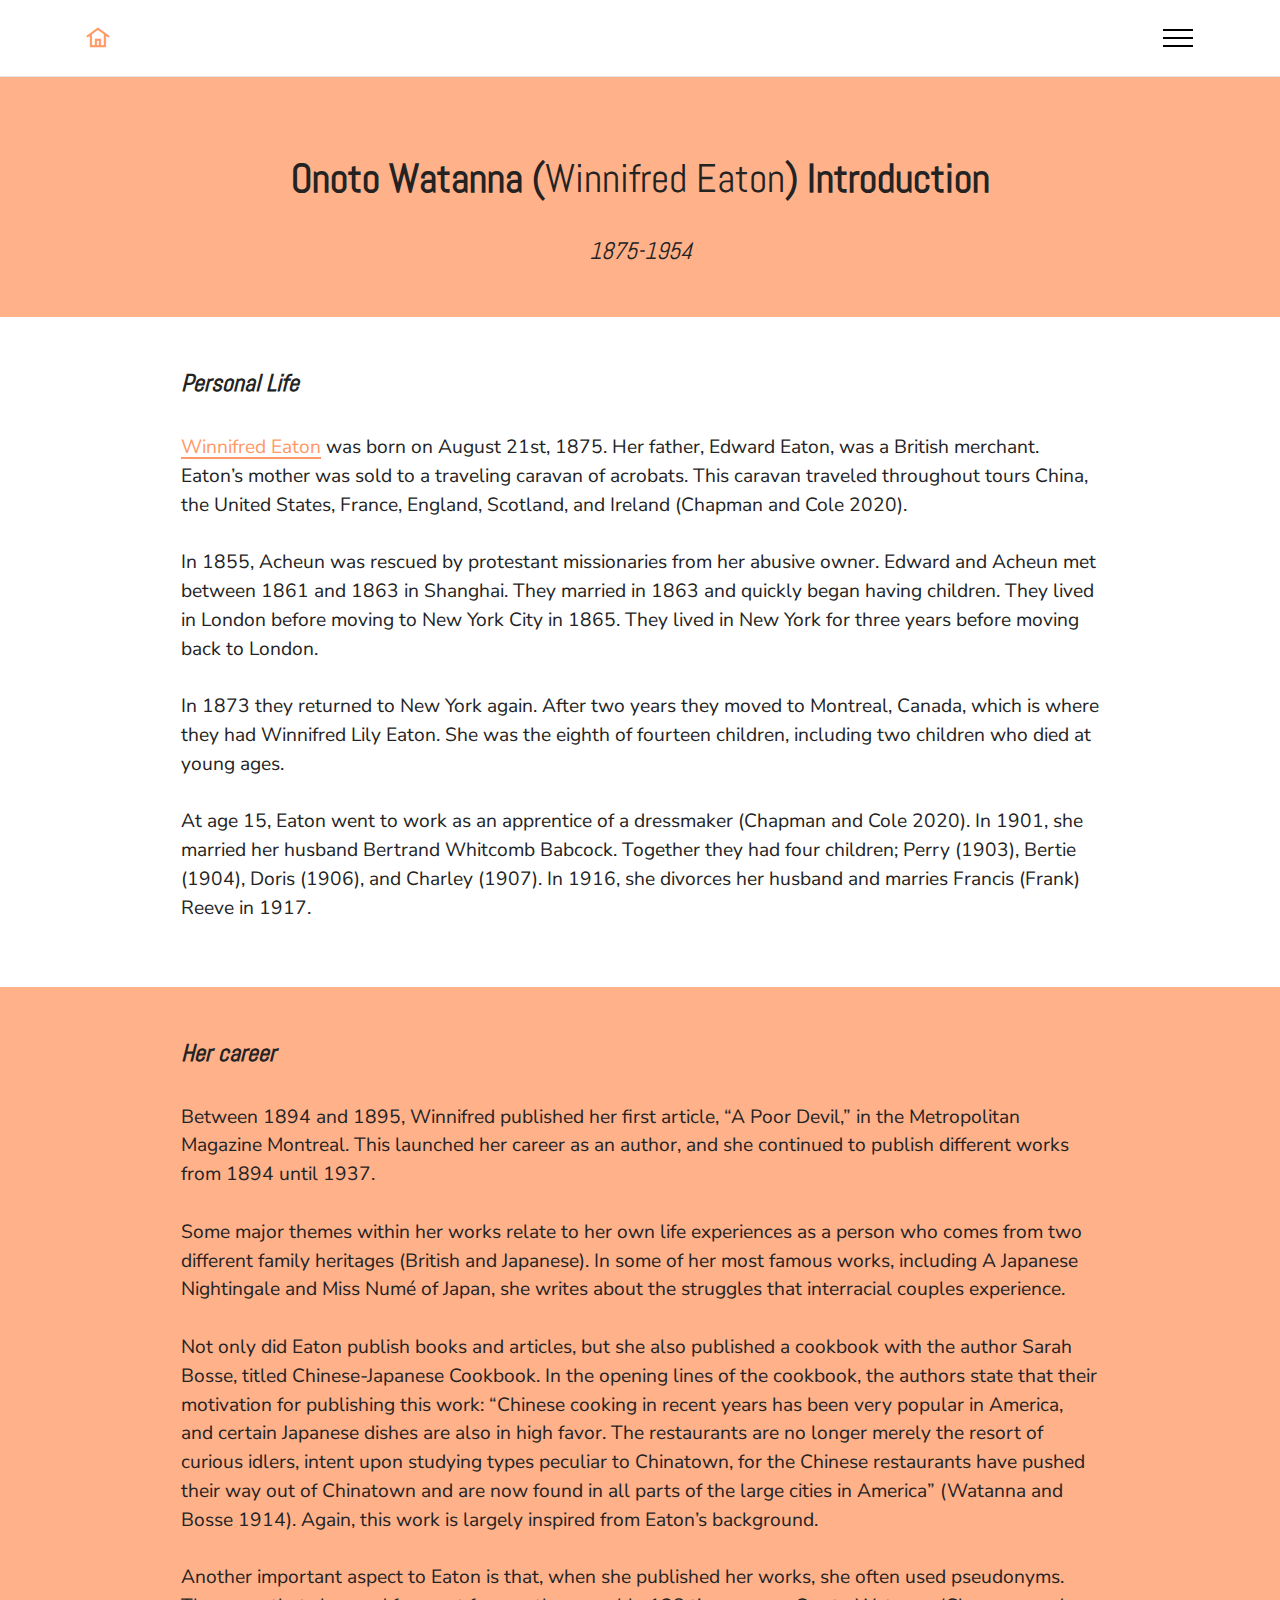
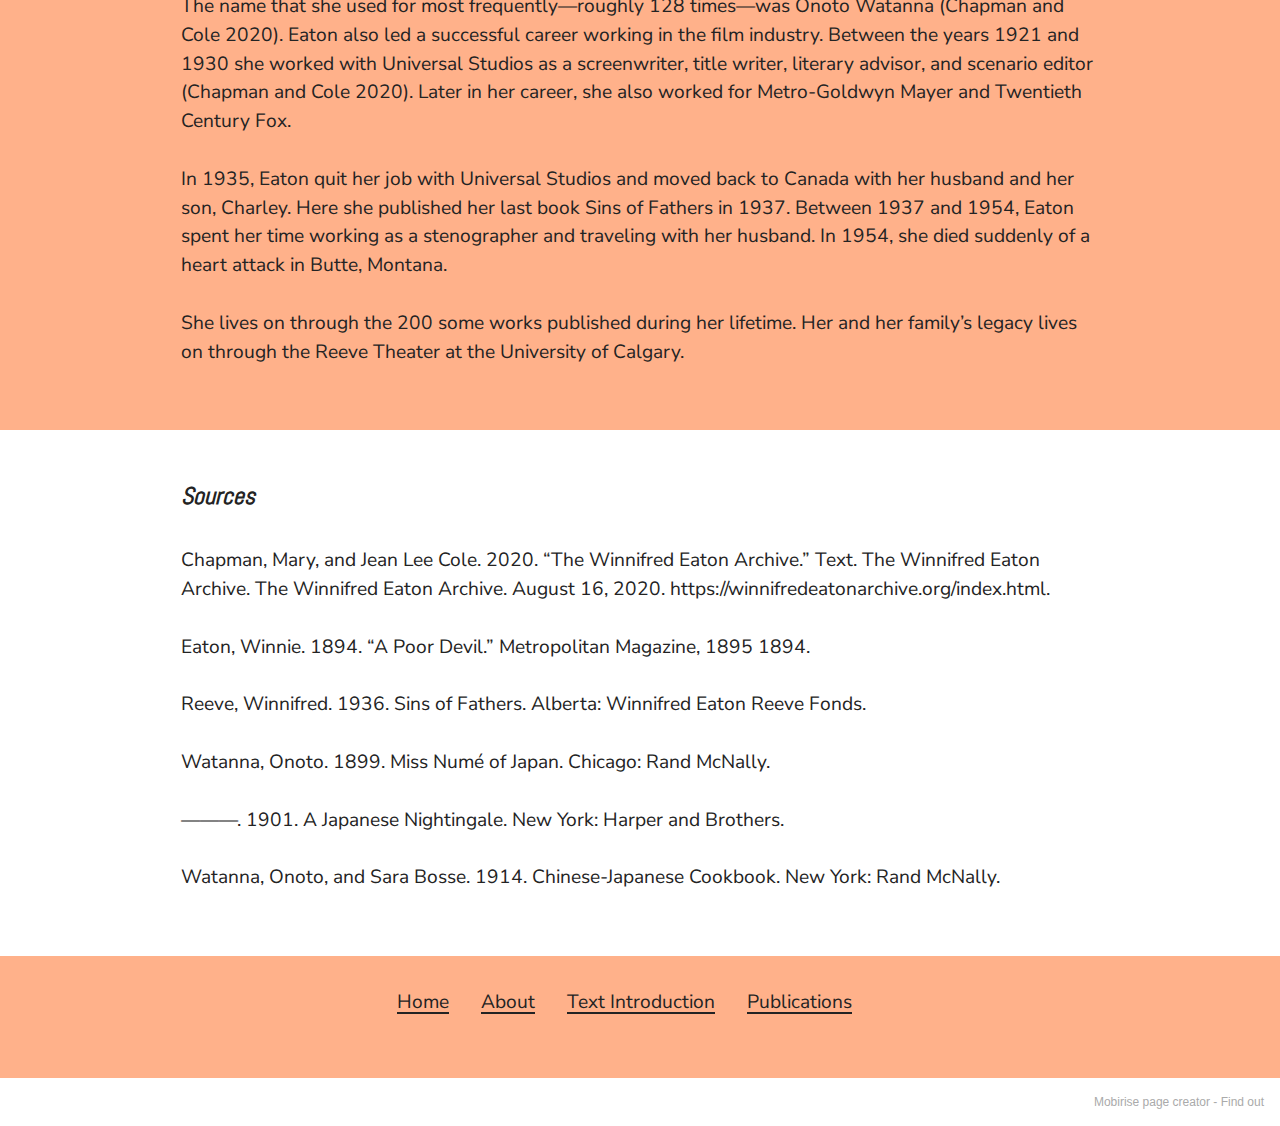
<file: page5.html>
<!DOCTYPE html>
<html  >
<head>
  <!-- Site made with Mobirise Website Builder v5.6.0, https://mobirise.com -->
  <meta charset="UTF-8">
  <meta http-equiv="X-UA-Compatible" content="IE=edge">
  <meta name="generator" content="Mobirise v5.6.0, mobirise.com">
  <meta name="viewport" content="width=device-width, initial-scale=1, minimum-scale=1">
  <link rel="shortcut icon" href="assets/images/logo.png" type="image/x-icon">
  <meta name="description" content="">
  
  
  <title>Author Introduction</title>
  <link rel="stylesheet" href="assets/web/assets/mobirise-icons2/mobirise2.css">
  <link rel="stylesheet" href="assets/bootstrap/css/bootstrap.min.css">
  <link rel="stylesheet" href="assets/bootstrap/css/bootstrap-grid.min.css">
  <link rel="stylesheet" href="assets/bootstrap/css/bootstrap-reboot.min.css">
  <link rel="stylesheet" href="assets/dropdown/css/style.css">
  <link rel="stylesheet" href="assets/socicon/css/styles.css">
  <link rel="stylesheet" href="assets/theme/css/style.css">
  <link rel="preload" href="https://fonts.googleapis.com/css?family=Abel:400&display=swap" as="style" onload="this.onload=null;this.rel='stylesheet'">
  <noscript><link rel="stylesheet" href="https://fonts.googleapis.com/css?family=Abel:400&display=swap"></noscript>
  <link rel="preload" href="https://fonts.googleapis.com/css?family=Nunito+Sans:200,200i,300,300i,400,400i,600,600i,700,700i,800,800i,900,900i&display=swap" as="style" onload="this.onload=null;this.rel='stylesheet'">
  <noscript><link rel="stylesheet" href="https://fonts.googleapis.com/css?family=Nunito+Sans:200,200i,300,300i,400,400i,600,600i,700,700i,800,800i,900,900i&display=swap"></noscript>
  <link rel="preload" as="style" href="assets/mobirise/css/mbr-additional.css"><link rel="stylesheet" href="assets/mobirise/css/mbr-additional.css" type="text/css">
  
  
  
  
</head>
<body>
  
  <section data-bs-version="5.1" class="menu cid-s48OLK6784" once="menu" id="menu1-11">
    
    <nav class="navbar navbar-dropdown collapsed">
        <div class="container">
            <div class="navbar-brand">
                
                <span class="navbar-caption-wrap"><a class="navbar-caption text-primary display-7" href="index.html"><span class="mobi-mbri mobi-mbri-home mbr-iconfont mbr-iconfont-btn"></span></a></span>
            </div>
            <button class="navbar-toggler" type="button" data-toggle="collapse" data-bs-toggle="collapse" data-target="#navbarSupportedContent" data-bs-target="#navbarSupportedContent" aria-controls="navbarNavAltMarkup" aria-expanded="false" aria-label="Toggle navigation">
                <div class="hamburger">
                    <span></span>
                    <span></span>
                    <span></span>
                    <span></span>
                </div>
            </button>
            <div class="collapse navbar-collapse" id="navbarSupportedContent">
                <ul class="navbar-nav nav-dropdown nav-right" data-app-modern-menu="true"><li class="nav-item dropdown"><a class="nav-link link text-black text-primary dropdown-toggle display-4" href="page4.html" aria-expanded="false" data-toggle="dropdown-submenu" data-bs-toggle="dropdown" data-bs-auto-close="outside">About</a><div class="dropdown-menu" aria-labelledby="dropdown-undefined"><a class="text-black show text-primary dropdown-item display-4" href="page5.html">Author Introduction</a><a class="text-black text-primary show dropdown-item display-4" href="page6.html">Identity Statement</a><a class="text-black text-primary show dropdown-item display-4" href="page7.html">Text Introduction - <em>Miss Numè of Japan</em></a></div></li><li class="nav-item dropdown"><a class="nav-link link text-black dropdown-toggle show display-4" href="https://mobirise.com" data-toggle="dropdown-submenu" data-bs-toggle="dropdown" data-bs-auto-close="outside" aria-expanded="true">External Files</a><div class="dropdown-menu show" aria-labelledby="dropdown-undefined" data-bs-popper="none"><a class="text-black dropdown-item text-primary display-4" href="page3.html" aria-expanded="false">Publications</a><a class="text-black show dropdown-item text-primary display-4" href="https://www.instagram.com/onoto_watanna/">Instagram</a><a class="text-black dropdown-item text-primary display-4" href="https://karmenbrowitt.wixsite.com/onotowatanna">Project Development</a><a class="text-black dropdown-item text-primary display-4" href="https://drive.google.com/drive/folders/1JP7iRviPwqA-DeJ433LobCxMn3rf69SY?usp=sharing">Repository</a></div></li><li class="nav-item dropdown"><a class="nav-link link text-black text-primary dropdown-toggle display-4" href="page4.html" data-toggle="dropdown-submenu" data-bs-toggle="dropdown" data-bs-auto-close="outside" aria-expanded="false">Links to other <span style="font-style: italic;">&nbsp;</span><span style="font-style: italic;">One More Voice </span>&nbsp;projects&nbsp;</a><div class="dropdown-menu" aria-labelledby="dropdown-undefined"><a class="text-black text-primary show dropdown-item display-4" href="https://www.blyden-satellite-project.com/">Edward Wilmot Blyden</a><a class="text-black text-primary show dropdown-item display-4" href="https://edithmaudeeaton.wordpress.com/">Sui Sin Far</a><a class="text-black text-primary show dropdown-item display-4" href="https://kaylenknm.github.io/a_japanese_artist_in_london/">Yoshio Markino</a><a class="text-black text-primary show dropdown-item display-4" href="https://hebiordylan.wixsite.com/thomasbirchfreeman">Thomas Birch Freeman</a><a class="text-black text-primary show dropdown-item display-4" href="https://maddiehellwig.wixsite.com/epjohnson">Emily Pauline Johnson</a><a class="text-black text-primary show dropdown-item display-4" href="https://cornelia-sorabji.wixsite.com/website-1">Cornelia Sorabji</a></div></li></ul>
                
                
            </div>
        </div>
    </nav>

</section>

<section data-bs-version="5.1" class="content4 cid-t2Jz4qBYfc" id="content4-13">
    
    
    <div class="container">
        <div class="row justify-content-center">
            <div class="title col-md-12 col-lg-10">
                <h3 class="mbr-section-title mbr-fonts-style align-center mb-4 display-2"><strong>Onoto Watanna (</strong>Winnifred Eaton<strong>) Introduction</strong></h3>
                <h4 class="mbr-section-subtitle align-center mbr-fonts-style mb-4 display-5"><em>1875-1954</em></h4>
                
            </div>
        </div>
    </div>
</section>

<section data-bs-version="5.1" class="content5 cid-t2JzpfQKvF" id="content5-16">
    
    <div class="container">
        <div class="row justify-content-center">
            <div class="col-md-12 col-lg-10">
                
                <h4 class="mbr-section-subtitle mbr-fonts-style mb-4 display-5"><strong><em>Personal Life</em></strong></h4>
                <p class="mbr-text mbr-fonts-style display-7"><a href="https://en.wikipedia.org/wiki/Winnifred_Eaton_(writer)" class="text-primary">Winnifred Eaton</a>&nbsp;was born on August 21st, 1875. Her father, Edward Eaton, was a British merchant. Eaton’s mother was sold to a traveling caravan of acrobats. This caravan traveled throughout tours China, the United States, France, England, Scotland, and Ireland (Chapman and Cole 2020). <br><br>In 1855, Acheun was rescued by protestant missionaries from her abusive owner. Edward and Acheun met between 1861 and 1863 in Shanghai. They married in 1863 and quickly began having children. They lived in London before moving to New York City in 1865. They lived in New York for three years before moving back to London. <br><br>In 1873 they returned to New York again. After two years they moved to Montreal, Canada, which is where they had Winnifred Lily Eaton. She was the eighth of fourteen children, including two children who died at young ages. <br><br>At age 15, Eaton went to work as an apprentice of a dressmaker (Chapman and Cole 2020). In 1901, she married her husband Bertrand Whitcomb Babcock. Together they had four children; Perry (1903), Bertie (1904), Doris (1906), and Charley (1907). In 1916, she divorces her husband and marries Francis (Frank) Reeve in 1917.<br></p>
            </div>
        </div>
    </div>
</section>

<section data-bs-version="5.1" class="content5 cid-t2JAnznxrn" id="content5-17">
    
    <div class="container">
        <div class="row justify-content-center">
            <div class="col-md-12 col-lg-10">
                
                <h4 class="mbr-section-subtitle mbr-fonts-style mb-4 display-5"><em><strong>
                    Her career</strong></em></h4>
                <p class="mbr-text mbr-fonts-style display-7">Between 1894 and 1895, Winnifred published her first article, “A Poor Devil,” in the Metropolitan Magazine Montreal. This launched her career as an author, and she continued to publish different works from 1894 until 1937. <br><br>Some major themes within her works relate to her own life experiences as a person who comes from two different family heritages (British and Japanese). In some of her most famous works, including A Japanese Nightingale and Miss Numé of Japan, she writes about the struggles that interracial couples experience. <br><br>Not only did Eaton publish books and articles, but she also published a cookbook with the author Sarah Bosse, titled Chinese-Japanese Cookbook. In the opening lines of the cookbook, the authors state that their motivation for publishing this work: “Chinese cooking in recent years has been very popular in America, and certain Japanese dishes are also in high favor. The restaurants are no longer merely the resort of curious idlers, intent upon studying types peculiar to Chinatown, for the Chinese restaurants have pushed their way out of Chinatown and are now found in all parts of the large cities in America” (Watanna and Bosse 1914). Again, this work is largely inspired from Eaton’s background. <br><br>Another important aspect to Eaton is that, when she published her works, she often used pseudonyms. The name that she used for most frequently—roughly 128 times—was Onoto Watanna (Chapman and Cole 2020). Eaton also led a successful career working in the film industry. Between the years 1921 and 1930 she worked with Universal Studios as a screenwriter, title writer, literary advisor, and scenario editor (Chapman and Cole 2020). Later in her career, she also worked for Metro-Goldwyn Mayer and Twentieth Century Fox.<br><br>In 1935, Eaton quit her job with Universal Studios and moved back to Canada with her husband and her son, Charley. Here she published her last book Sins of Fathers in 1937. Between 1937 and 1954, Eaton spent her time working as a stenographer and traveling with her husband. In 1954, she died suddenly of a heart attack in Butte, Montana.<br><br>She lives on through the 200 some works published during her lifetime. Her and her family’s legacy lives on through the Reeve Theater at the University of Calgary.<br></p>
            </div>
        </div>
    </div>
</section>

<section data-bs-version="5.1" class="content5 cid-t2JANrPcQ2" id="content5-19">
    
    <div class="container">
        <div class="row justify-content-center">
            <div class="col-md-12 col-lg-10">
                
                <h4 class="mbr-section-subtitle mbr-fonts-style mb-4 display-5"><strong><em>Sources</em></strong></h4>
                <p class="mbr-text mbr-fonts-style display-7">Chapman, Mary, and Jean Lee Cole. 2020. “The Winnifred Eaton Archive.” Text. The Winnifred Eaton Archive. The Winnifred Eaton Archive. August 16, 2020. https://winnifredeatonarchive.org/index.html.<br><br>Eaton, Winnie. 1894. “A Poor Devil.” Metropolitan Magazine, 1895 1894.<br><br>Reeve, Winnifred. 1936. Sins of Fathers. Alberta: Winnifred Eaton Reeve Fonds.<br><br>Watanna, Onoto. 1899. Miss Numé of Japan. Chicago: Rand McNally.<br><br>———. 1901. A Japanese Nightingale. New York: Harper and Brothers.<br><br>Watanna, Onoto, and Sara Bosse. 1914. Chinese-Japanese Cookbook. New York: Rand McNally.<br></p>
            </div>
        </div>
    </div>
</section>

<section data-bs-version="5.1" class="footer3 cid-t4O0vIXDrK" once="footers" id="footer3-2i">

    

    

    <div class="container">
        <div class="media-container-row align-center mbr-white">
            <div class="row row-links">
                <ul class="foot-menu">
                    
                    
                    
                    
                    
                <li class="foot-menu-item mbr-fonts-style display-7"><a class="text-black text-primary" href="index.html" target="_blank">Home</a></li><li class="foot-menu-item mbr-fonts-style display-7"><a class="text-black text-primary" href="page4.html" target="_blank">About</a></li><li class="foot-menu-item mbr-fonts-style display-7"><a href="page7.html" class="text-black">Text Introduction</a></li><li class="foot-menu-item mbr-fonts-style display-7"><a href="page3.html" class="text-black">Publications</a></li><li class="foot-menu-item mbr-fonts-style display-7"></li></ul>
            </div>
            
            <div class="row row-copirayt">
                <p class="mbr-text mb-0 mbr-fonts-style mbr-white align-center display-7">&nbsp;</p>
            </div>
        </div>
    </div>
</section><section style="background-color: #fff; font-family: -apple-system, BlinkMacSystemFont, 'Segoe UI', 'Roboto', 'Helvetica Neue', Arial, sans-serif; color:#aaa; font-size:12px; padding: 0; align-items: center; display: flex;"><a href="https://mobirise.site/l" style="flex: 1 1; height: 3rem; padding-left: 1rem;"></a><p style="flex: 0 0 auto; margin:0; padding-right:1rem;">Mobirise page creator - <a href="https://mobirise.site/o" style="color:#aaa;">Find out</a></p></section><script src="assets/bootstrap/js/bootstrap.bundle.min.js"></script>  <script src="assets/smoothscroll/smooth-scroll.js"></script>  <script src="assets/ytplayer/index.js"></script>  <script src="assets/dropdown/js/navbar-dropdown.js"></script>  <script src="assets/theme/js/script.js"></script>  
  
  
 <div id="scrollToTop" class="scrollToTop mbr-arrow-up"><a style="text-align: center;"><i class="mbr-arrow-up-icon mbr-arrow-up-icon-cm cm-icon cm-icon-smallarrow-up"></i></a></div>
  </body>
</html>
</file>
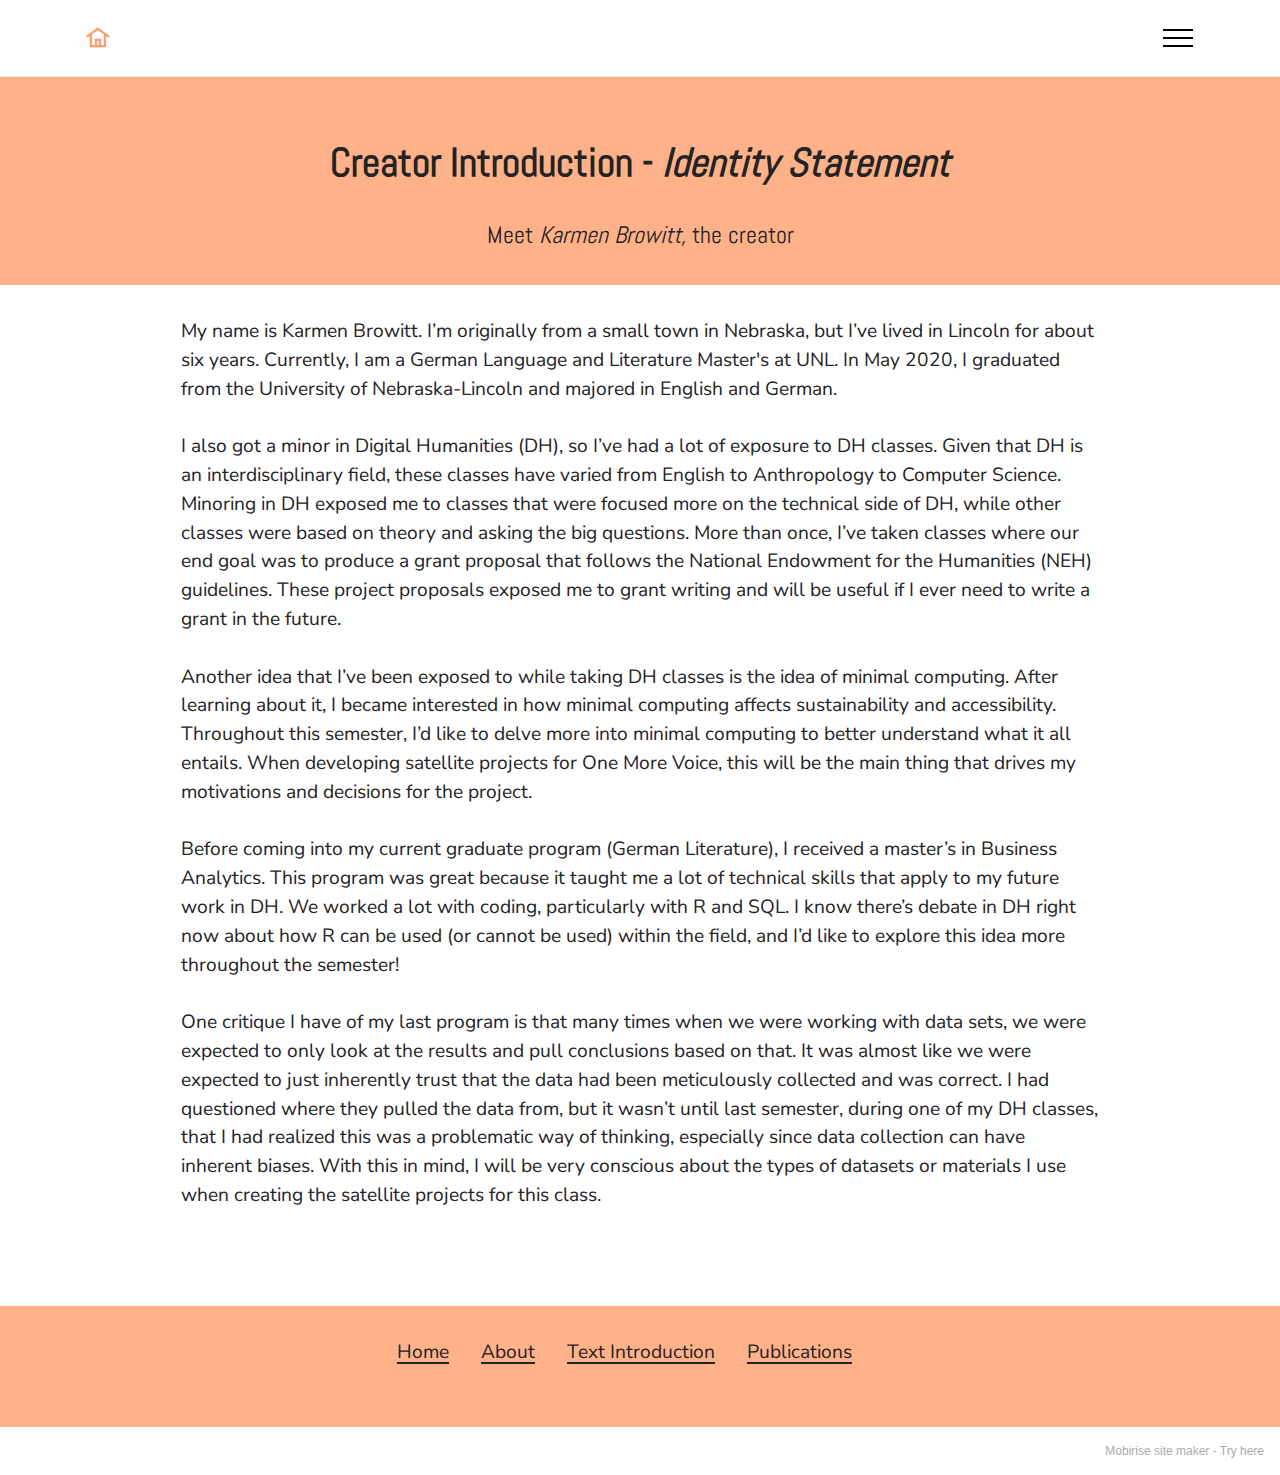
<file: page6.html>
<!DOCTYPE html>
<html  >
<head>
  <!-- Site made with Mobirise Website Builder v5.6.0, https://mobirise.com -->
  <meta charset="UTF-8">
  <meta http-equiv="X-UA-Compatible" content="IE=edge">
  <meta name="generator" content="Mobirise v5.6.0, mobirise.com">
  <meta name="viewport" content="width=device-width, initial-scale=1, minimum-scale=1">
  <link rel="shortcut icon" href="assets/images/logo.png" type="image/x-icon">
  <meta name="description" content="">
  
  
  <title>Identity Statement</title>
  <link rel="stylesheet" href="assets/web/assets/mobirise-icons2/mobirise2.css">
  <link rel="stylesheet" href="assets/bootstrap/css/bootstrap.min.css">
  <link rel="stylesheet" href="assets/bootstrap/css/bootstrap-grid.min.css">
  <link rel="stylesheet" href="assets/bootstrap/css/bootstrap-reboot.min.css">
  <link rel="stylesheet" href="assets/dropdown/css/style.css">
  <link rel="stylesheet" href="assets/socicon/css/styles.css">
  <link rel="stylesheet" href="assets/theme/css/style.css">
  <link rel="preload" href="https://fonts.googleapis.com/css?family=Abel:400&display=swap" as="style" onload="this.onload=null;this.rel='stylesheet'">
  <noscript><link rel="stylesheet" href="https://fonts.googleapis.com/css?family=Abel:400&display=swap"></noscript>
  <link rel="preload" href="https://fonts.googleapis.com/css?family=Nunito+Sans:200,200i,300,300i,400,400i,600,600i,700,700i,800,800i,900,900i&display=swap" as="style" onload="this.onload=null;this.rel='stylesheet'">
  <noscript><link rel="stylesheet" href="https://fonts.googleapis.com/css?family=Nunito+Sans:200,200i,300,300i,400,400i,600,600i,700,700i,800,800i,900,900i&display=swap"></noscript>
  <link rel="preload" as="style" href="assets/mobirise/css/mbr-additional.css"><link rel="stylesheet" href="assets/mobirise/css/mbr-additional.css" type="text/css">
  
  
  
  
</head>
<body>
  
  <section data-bs-version="5.1" class="menu cid-s48OLK6784" once="menu" id="menu1-1a">
    
    <nav class="navbar navbar-dropdown collapsed">
        <div class="container">
            <div class="navbar-brand">
                
                <span class="navbar-caption-wrap"><a class="navbar-caption text-primary display-7" href="index.html"><span class="mobi-mbri mobi-mbri-home mbr-iconfont mbr-iconfont-btn"></span></a></span>
            </div>
            <button class="navbar-toggler" type="button" data-toggle="collapse" data-bs-toggle="collapse" data-target="#navbarSupportedContent" data-bs-target="#navbarSupportedContent" aria-controls="navbarNavAltMarkup" aria-expanded="false" aria-label="Toggle navigation">
                <div class="hamburger">
                    <span></span>
                    <span></span>
                    <span></span>
                    <span></span>
                </div>
            </button>
            <div class="collapse navbar-collapse" id="navbarSupportedContent">
                <ul class="navbar-nav nav-dropdown nav-right" data-app-modern-menu="true"><li class="nav-item dropdown"><a class="nav-link link text-black text-primary dropdown-toggle display-4" href="page4.html" aria-expanded="false" data-toggle="dropdown-submenu" data-bs-toggle="dropdown" data-bs-auto-close="outside">About</a><div class="dropdown-menu" aria-labelledby="dropdown-undefined"><a class="text-black show text-primary dropdown-item display-4" href="page5.html">Author Introduction</a><a class="text-black text-primary show dropdown-item display-4" href="page6.html">Identity Statement</a><a class="text-black text-primary show dropdown-item display-4" href="page7.html">Text Introduction - <em>Miss Numè of Japan</em></a></div></li><li class="nav-item dropdown"><a class="nav-link link text-black dropdown-toggle show display-4" href="https://mobirise.com" data-toggle="dropdown-submenu" data-bs-toggle="dropdown" data-bs-auto-close="outside" aria-expanded="true">External Files</a><div class="dropdown-menu show" aria-labelledby="dropdown-undefined" data-bs-popper="none"><a class="text-black dropdown-item text-primary display-4" href="page3.html" aria-expanded="false">Publications</a><a class="text-black show dropdown-item text-primary display-4" href="https://www.instagram.com/onoto_watanna/">Instagram</a><a class="text-black dropdown-item text-primary display-4" href="https://karmenbrowitt.wixsite.com/onotowatanna">Project Development</a><a class="text-black dropdown-item text-primary display-4" href="https://drive.google.com/drive/folders/1JP7iRviPwqA-DeJ433LobCxMn3rf69SY?usp=sharing">Repository</a></div></li><li class="nav-item dropdown"><a class="nav-link link text-black text-primary dropdown-toggle display-4" href="page4.html" data-toggle="dropdown-submenu" data-bs-toggle="dropdown" data-bs-auto-close="outside" aria-expanded="false">Links to other <span style="font-style: italic;">&nbsp;</span><span style="font-style: italic;">One More Voice </span>&nbsp;projects&nbsp;</a><div class="dropdown-menu" aria-labelledby="dropdown-undefined"><a class="text-black text-primary show dropdown-item display-4" href="https://www.blyden-satellite-project.com/">Edward Wilmot Blyden</a><a class="text-black text-primary show dropdown-item display-4" href="https://edithmaudeeaton.wordpress.com/">Sui Sin Far</a><a class="text-black text-primary show dropdown-item display-4" href="https://kaylenknm.github.io/a_japanese_artist_in_london/">Yoshio Markino</a><a class="text-black text-primary show dropdown-item display-4" href="https://hebiordylan.wixsite.com/thomasbirchfreeman">Thomas Birch Freeman</a><a class="text-black text-primary show dropdown-item display-4" href="https://maddiehellwig.wixsite.com/epjohnson">Emily Pauline Johnson</a><a class="text-black text-primary show dropdown-item display-4" href="https://cornelia-sorabji.wixsite.com/website-1">Cornelia Sorabji</a></div></li></ul>
                
                
            </div>
        </div>
    </nav>

</section>

<section data-bs-version="5.1" class="content4 cid-t2JMk3tMaq" id="content4-1c">
    
    
    <div class="container">
        <div class="row justify-content-center">
            <div class="title col-md-12 col-lg-9">
                <h3 class="mbr-section-title mbr-fonts-style align-center mb-4 display-2"><strong>Creator Introduction - <em>Identity Statement</em></strong></h3>
                <h4 class="mbr-section-subtitle align-center mbr-fonts-style mb-4 display-5">
                    Meet <em>Karmen Browitt, </em>the creator</h4>
                
            </div>
        </div>
    </div>
</section>

<section data-bs-version="5.1" class="content5 cid-t2JMQiYnpN" id="content5-1d">
    
    <div class="container">
        <div class="row justify-content-center">
            <div class="col-md-12 col-lg-10">
                
                <h4 class="mbr-section-subtitle mbr-fonts-style mb-4 display-5"></h4>
                <p class="mbr-text mbr-fonts-style display-7">My name is Karmen Browitt. I’m originally from a small town in Nebraska, but I’ve lived in Lincoln for about six years. Currently, I am a German Language and Literature Master's at UNL. In May 2020, I graduated from the University of Nebraska-Lincoln and majored in English and German.<br> 
<br>I also got a minor in Digital Humanities (DH), so I’ve had a lot of exposure to DH classes. Given that DH is an interdisciplinary field, these classes have varied from English to Anthropology to Computer Science. Minoring in DH exposed me to classes that were focused more on the technical side of DH, while other classes were based on theory and asking the big questions. More than once, I’ve taken classes where our end goal was to produce a grant proposal that follows the National Endowment for the Humanities (NEH) guidelines. These project proposals exposed me to grant writing and will be useful if I ever need to write a grant in the future.
<br> 
<br>Another idea that I’ve been exposed to while taking DH classes is the idea of minimal computing. After learning about it, I became interested in how minimal computing affects sustainability and accessibility. Throughout this semester, I’d like to delve more into minimal computing to better understand what it all entails. When developing satellite projects for One More Voice, this will be the main thing that drives my motivations and decisions for the project. 
<br> 
<br>Before coming into my current graduate program (German Literature), I received a master’s in Business Analytics. This program was great because it taught me a lot of technical skills that apply to my future work in DH. We worked a lot with coding, particularly with R and SQL. I know there’s debate in DH right now about how R can be used (or cannot be used) within the field, and I’d like to explore this idea more throughout the semester! 
<br> 
<br>One critique I have of my last program is that many times when we were working with data sets, we were expected to only look at the results and pull conclusions based on that. It was almost like we were expected to just inherently trust that the data had been meticulously collected and was correct. I had questioned where they pulled the data from, but it wasn’t until last semester, during one of my DH classes, that I had realized this was a problematic way of thinking, especially since data collection can have inherent biases. With this in mind, I will be very conscious about the types of datasets or materials I use when creating the satellite projects for this class.<br></p>
            </div>
        </div>
    </div>
</section>

<section data-bs-version="5.1" class="footer3 cid-t4O0vIXDrK" once="footers" id="footer3-2i">

    

    

    <div class="container">
        <div class="media-container-row align-center mbr-white">
            <div class="row row-links">
                <ul class="foot-menu">
                    
                    
                    
                    
                    
                <li class="foot-menu-item mbr-fonts-style display-7"><a class="text-black text-primary" href="index.html" target="_blank">Home</a></li><li class="foot-menu-item mbr-fonts-style display-7"><a class="text-black text-primary" href="page4.html" target="_blank">About</a></li><li class="foot-menu-item mbr-fonts-style display-7"><a href="page7.html" class="text-black">Text Introduction</a></li><li class="foot-menu-item mbr-fonts-style display-7"><a href="page3.html" class="text-black">Publications</a></li><li class="foot-menu-item mbr-fonts-style display-7"></li></ul>
            </div>
            
            <div class="row row-copirayt">
                <p class="mbr-text mb-0 mbr-fonts-style mbr-white align-center display-7">&nbsp;</p>
            </div>
        </div>
    </div>
</section><section style="background-color: #fff; font-family: -apple-system, BlinkMacSystemFont, 'Segoe UI', 'Roboto', 'Helvetica Neue', Arial, sans-serif; color:#aaa; font-size:12px; padding: 0; align-items: center; display: flex;"><a href="https://mobirise.site/j" style="flex: 1 1; height: 3rem; padding-left: 1rem;"></a><p style="flex: 0 0 auto; margin:0; padding-right:1rem;">Mobirise site maker - <a href="https://mobirise.site/o" style="color:#aaa;">Try here</a></p></section><script src="assets/bootstrap/js/bootstrap.bundle.min.js"></script>  <script src="assets/smoothscroll/smooth-scroll.js"></script>  <script src="assets/ytplayer/index.js"></script>  <script src="assets/dropdown/js/navbar-dropdown.js"></script>  <script src="assets/theme/js/script.js"></script>  
  
  
 <div id="scrollToTop" class="scrollToTop mbr-arrow-up"><a style="text-align: center;"><i class="mbr-arrow-up-icon mbr-arrow-up-icon-cm cm-icon cm-icon-smallarrow-up"></i></a></div>
  </body>
</html>
</file>
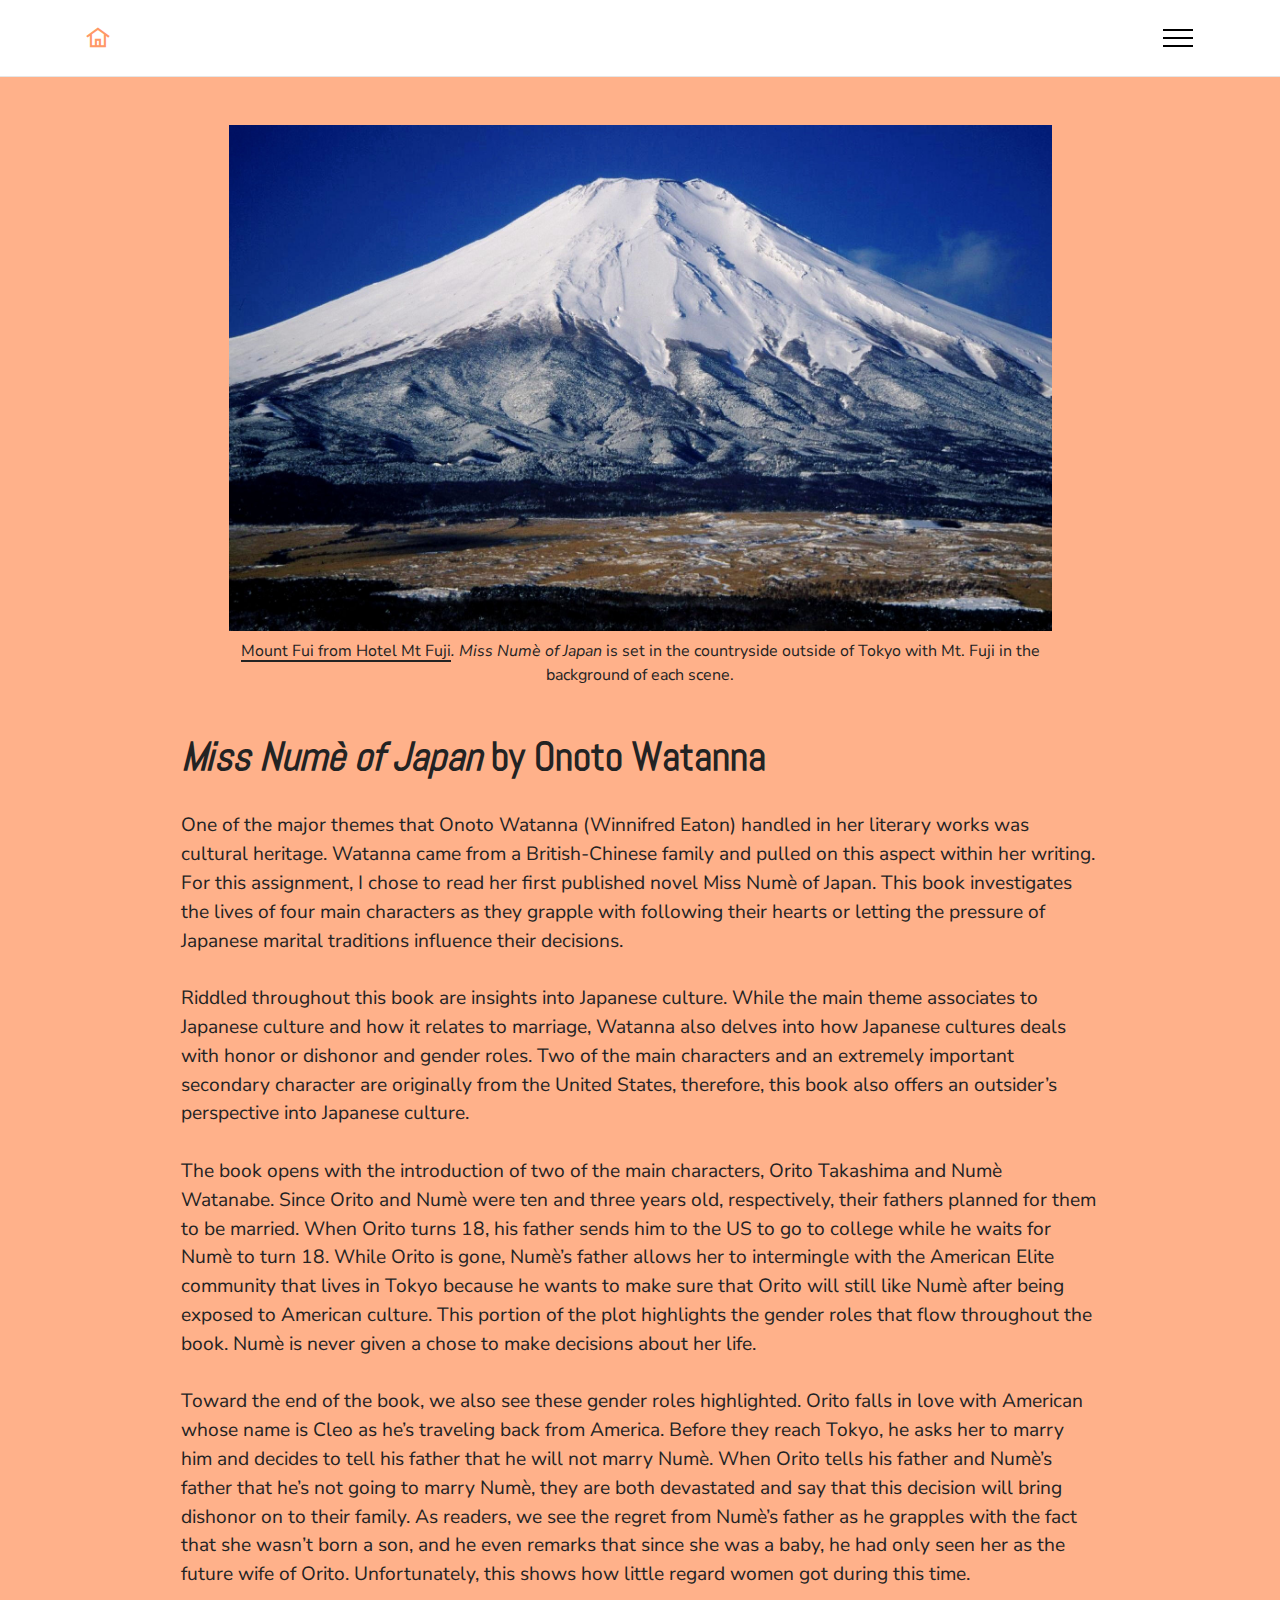
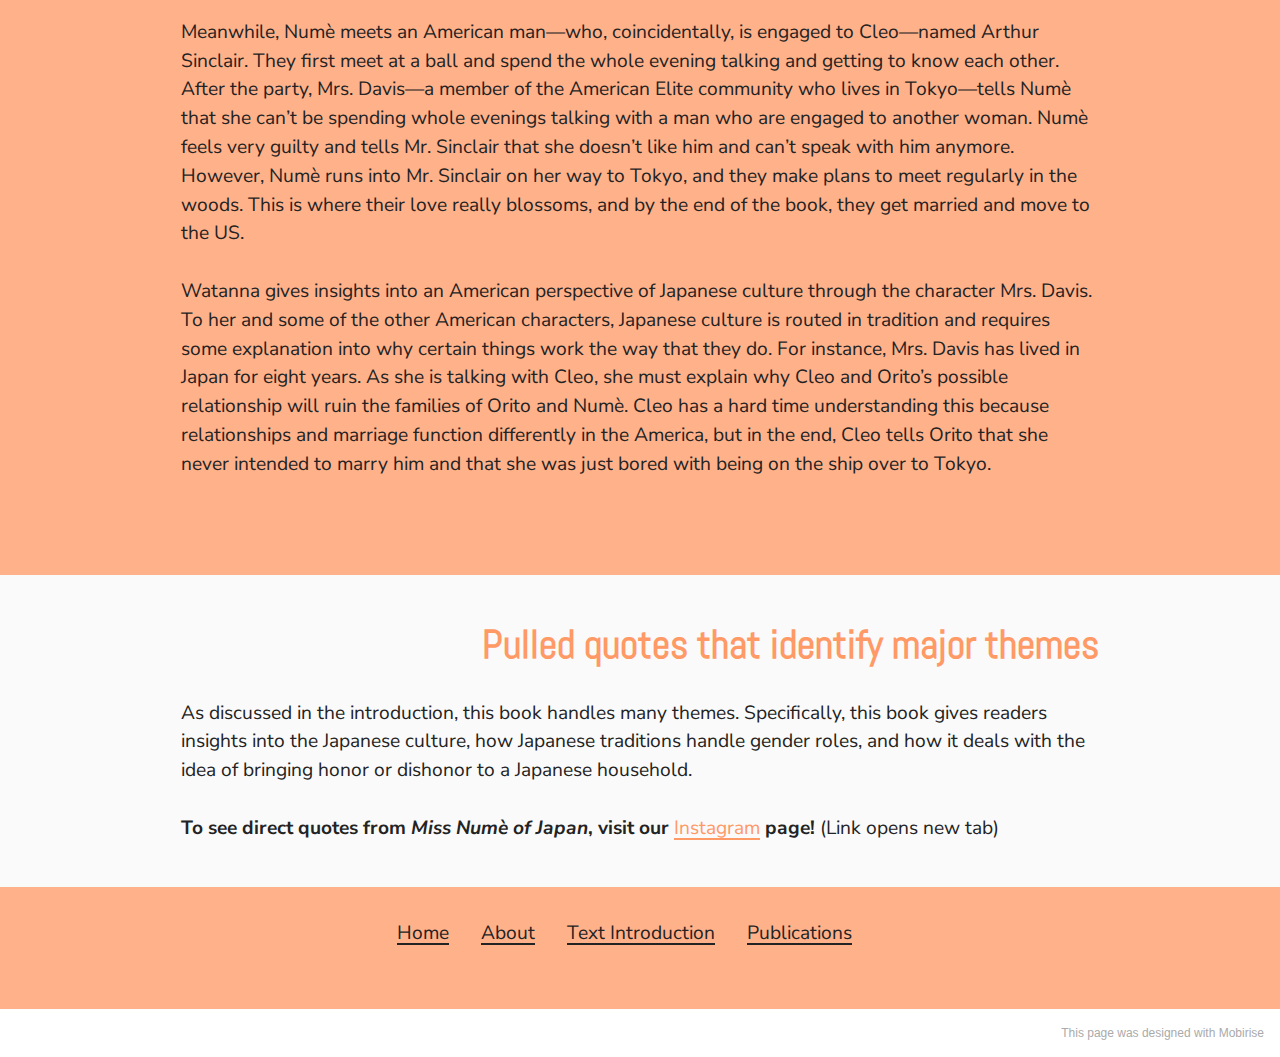
<file: page7.html>
<!DOCTYPE html>
<html  >
<head>
  <!-- Site made with Mobirise Website Builder v5.6.0, https://mobirise.com -->
  <meta charset="UTF-8">
  <meta http-equiv="X-UA-Compatible" content="IE=edge">
  <meta name="generator" content="Mobirise v5.6.0, mobirise.com">
  <meta name="viewport" content="width=device-width, initial-scale=1, minimum-scale=1">
  <link rel="shortcut icon" href="assets/images/logo.png" type="image/x-icon">
  <meta name="description" content="">
  
  
  <title>Text Introduction - <i>Miss Numè of Japan</i></title>
  <link rel="stylesheet" href="assets/web/assets/mobirise-icons2/mobirise2.css">
  <link rel="stylesheet" href="assets/bootstrap/css/bootstrap.min.css">
  <link rel="stylesheet" href="assets/bootstrap/css/bootstrap-grid.min.css">
  <link rel="stylesheet" href="assets/bootstrap/css/bootstrap-reboot.min.css">
  <link rel="stylesheet" href="assets/dropdown/css/style.css">
  <link rel="stylesheet" href="assets/socicon/css/styles.css">
  <link rel="stylesheet" href="assets/theme/css/style.css">
  <link rel="preload" href="https://fonts.googleapis.com/css?family=Abel:400&display=swap" as="style" onload="this.onload=null;this.rel='stylesheet'">
  <noscript><link rel="stylesheet" href="https://fonts.googleapis.com/css?family=Abel:400&display=swap"></noscript>
  <link rel="preload" href="https://fonts.googleapis.com/css?family=Nunito+Sans:200,200i,300,300i,400,400i,600,600i,700,700i,800,800i,900,900i&display=swap" as="style" onload="this.onload=null;this.rel='stylesheet'">
  <noscript><link rel="stylesheet" href="https://fonts.googleapis.com/css?family=Nunito+Sans:200,200i,300,300i,400,400i,600,600i,700,700i,800,800i,900,900i&display=swap"></noscript>
  <link rel="preload" as="style" href="assets/mobirise/css/mbr-additional.css"><link rel="stylesheet" href="assets/mobirise/css/mbr-additional.css" type="text/css">
  
  
  
  
</head>
<body>
  
  <section data-bs-version="5.1" class="menu cid-s48OLK6784" once="menu" id="menu1-1j">
    
    <nav class="navbar navbar-dropdown collapsed">
        <div class="container">
            <div class="navbar-brand">
                
                <span class="navbar-caption-wrap"><a class="navbar-caption text-primary display-7" href="index.html"><span class="mobi-mbri mobi-mbri-home mbr-iconfont mbr-iconfont-btn"></span></a></span>
            </div>
            <button class="navbar-toggler" type="button" data-toggle="collapse" data-bs-toggle="collapse" data-target="#navbarSupportedContent" data-bs-target="#navbarSupportedContent" aria-controls="navbarNavAltMarkup" aria-expanded="false" aria-label="Toggle navigation">
                <div class="hamburger">
                    <span></span>
                    <span></span>
                    <span></span>
                    <span></span>
                </div>
            </button>
            <div class="collapse navbar-collapse" id="navbarSupportedContent">
                <ul class="navbar-nav nav-dropdown nav-right" data-app-modern-menu="true"><li class="nav-item dropdown"><a class="nav-link link text-black text-primary dropdown-toggle display-4" href="page4.html" aria-expanded="false" data-toggle="dropdown-submenu" data-bs-toggle="dropdown" data-bs-auto-close="outside">About</a><div class="dropdown-menu" aria-labelledby="dropdown-undefined"><a class="text-black show text-primary dropdown-item display-4" href="page5.html">Author Introduction</a><a class="text-black text-primary show dropdown-item display-4" href="page6.html">Identity Statement</a><a class="text-black text-primary show dropdown-item display-4" href="page7.html">Text Introduction - <em>Miss Numè of Japan</em></a></div></li><li class="nav-item dropdown"><a class="nav-link link text-black dropdown-toggle show display-4" href="https://mobirise.com" data-toggle="dropdown-submenu" data-bs-toggle="dropdown" data-bs-auto-close="outside" aria-expanded="true">External Files</a><div class="dropdown-menu show" aria-labelledby="dropdown-undefined" data-bs-popper="none"><a class="text-black dropdown-item text-primary display-4" href="page3.html" aria-expanded="false">Publications</a><a class="text-black show dropdown-item text-primary display-4" href="https://www.instagram.com/onoto_watanna/">Instagram</a><a class="text-black dropdown-item text-primary display-4" href="https://karmenbrowitt.wixsite.com/onotowatanna">Project Development</a><a class="text-black dropdown-item text-primary display-4" href="https://drive.google.com/drive/folders/1JP7iRviPwqA-DeJ433LobCxMn3rf69SY?usp=sharing">Repository</a></div></li><li class="nav-item dropdown"><a class="nav-link link text-black text-primary dropdown-toggle display-4" href="page4.html" data-toggle="dropdown-submenu" data-bs-toggle="dropdown" data-bs-auto-close="outside" aria-expanded="false">Links to other <span style="font-style: italic;">&nbsp;</span><span style="font-style: italic;">One More Voice </span>&nbsp;projects&nbsp;</a><div class="dropdown-menu" aria-labelledby="dropdown-undefined"><a class="text-black text-primary show dropdown-item display-4" href="https://www.blyden-satellite-project.com/">Edward Wilmot Blyden</a><a class="text-black text-primary show dropdown-item display-4" href="https://edithmaudeeaton.wordpress.com/">Sui Sin Far</a><a class="text-black text-primary show dropdown-item display-4" href="https://kaylenknm.github.io/a_japanese_artist_in_london/">Yoshio Markino</a><a class="text-black text-primary show dropdown-item display-4" href="https://hebiordylan.wixsite.com/thomasbirchfreeman">Thomas Birch Freeman</a><a class="text-black text-primary show dropdown-item display-4" href="https://maddiehellwig.wixsite.com/epjohnson">Emily Pauline Johnson</a><a class="text-black text-primary show dropdown-item display-4" href="https://cornelia-sorabji.wixsite.com/website-1">Cornelia Sorabji</a></div></li></ul>
                
                
            </div>
        </div>
    </nav>

</section>

<section data-bs-version="5.1" class="image3 cid-t2JVjL1onE" id="image3-1n">
    

    

    <div class="container">
        <div class="row justify-content-center">
            <div class="col-12 col-lg-9">
                <div class="image-wrapper">
                    <img src="assets/images/mt-fuji-1-1789x1101.jpg" alt="Mobirise">
                    <p class="mbr-description mbr-fonts-style mt-2 align-center display-4"><em><a href="https://commons.wikimedia.org/wiki/File:Mount_Fuji_from_Hotel_Mt_Fuji_1995-2-7.jpg" class="text-black" target="_blank">Mount Fui from Hotel Mt Fuji</a>.</em> <em>Miss Numè of Japan</em> is set in the countryside outside of Tokyo with Mt. Fuji in the background of each scene.</p>
                </div>
            </div>
        </div>
    </div>
</section>

<section data-bs-version="5.1" class="content5 cid-t2JVP41IlP" id="content5-1o">
    
    <div class="container">
        <div class="row justify-content-center">
            <div class="col-md-12 col-lg-10">
                
                <h4 class="mbr-section-subtitle mbr-fonts-style mb-4 display-2"><strong><em>Miss Numè of Japan</em> by Onoto Watanna</strong></h4>
                <p class="mbr-text mbr-fonts-style display-7">One of the major themes that Onoto Watanna (Winnifred Eaton) handled in her literary works was cultural heritage. Watanna came from a British-Chinese family and pulled on this aspect within her writing. For this assignment, I chose to read her first published novel Miss Numè of Japan. This book investigates the lives of four main characters as they grapple with following their hearts or letting the pressure of Japanese marital traditions influence their decisions.<br> 
<br>Riddled throughout this book are insights into Japanese culture. While the main theme associates to Japanese culture and how it relates to marriage, Watanna also delves into how Japanese cultures deals with honor or dishonor and gender roles. Two of the main characters and an extremely important secondary character are originally from the United States, therefore, this book also offers an outsider’s perspective into Japanese culture.<br> 
<br>The book opens with the introduction of two of the main characters, Orito Takashima and Numè Watanabe. Since Orito and Numè were ten and three years old, respectively, their fathers planned for them to be married. When Orito turns 18, his father sends him to the US to go to college while he waits for Numè to turn 18. While Orito is gone, Numè’s father allows her to intermingle with the American Elite community that lives in Tokyo because he wants to make sure that Orito will still like Numè after being exposed to American culture. This portion of the plot highlights the gender roles that flow throughout the book. Numè is never given a chose to make decisions about her life.<br>
<br>Toward the end of the book, we also see these gender roles highlighted. Orito falls in love with American whose name is Cleo as he’s traveling back from America. Before they reach Tokyo, he asks her to marry him and decides to tell his father that he will not marry Numè. When Orito tells his father and Numè’s father that he’s not going to marry Numè, they are both devastated and say that this decision will bring dishonor on to their family. As readers, we see the regret from Numè’s father as he grapples with the fact that she wasn’t born a son, and he even remarks that since she was a baby, he had only seen her as the future wife of Orito. Unfortunately, this shows how little regard women got during this time.<br>
<br>Meanwhile, Numè meets an American man—who, coincidentally, is engaged to Cleo—named Arthur Sinclair. They first meet at a ball and spend the whole evening talking and getting to know each other. After the party, Mrs. Davis—a member of the American Elite community who lives in Tokyo—tells Numè that she can’t be spending whole evenings talking with a man who are engaged to another woman. Numè feels very guilty and tells Mr. Sinclair that she doesn’t like him and can’t speak with him anymore. However, Numè runs into Mr. Sinclair on her way to Tokyo, and they make plans to meet regularly in the woods. This is where their love really blossoms, and by the end of the book, they get married and move to the US.<br>  
<br>Watanna gives insights into an American perspective of Japanese culture through the character Mrs. Davis. To her and some of the other American characters, Japanese culture is routed in tradition and requires some explanation into why certain things work the way that they do. For instance, Mrs. Davis has lived in Japan for eight years. As she is talking with Cleo, she must explain why Cleo and Orito’s possible relationship will ruin the families of Orito and Numè. Cleo has a hard time understanding this because relationships and marriage function differently in the America, but in the end, Cleo tells Orito that she never intended to marry him and that she was just bored with being on the ship over to Tokyo.&nbsp;<br></p>
            </div>
        </div>
    </div>
</section>

<section data-bs-version="5.1" class="content5 cid-t2JWoM0luV" id="content5-1p">
    
    <div class="container">
        <div class="row justify-content-center">
            <div class="col-md-12 col-lg-10">
                
                <h4 class="mbr-section-subtitle mbr-fonts-style mb-4 display-2"><strong>
                    Pulled quotes that identify major themes</strong><strong><br></strong></h4>
                <p class="mbr-text mbr-fonts-style display-7">As discussed in the introduction, this book handles many themes. Specifically, this book gives readers insights into the Japanese culture, how Japanese traditions handle gender roles, and how it deals with the idea of bringing honor or dishonor to a Japanese household.<br><br><strong>To see direct quotes from <em>Miss Numè of Japan</em>, visit our <a href="https://www.instagram.com/onoto_watanna/" class="text-primary" target="_blank">Instagram</a> page! </strong>(Link opens new tab)<br><br></p>
            </div>
        </div>
    </div>
</section>

<section data-bs-version="5.1" class="footer3 cid-t4O0vIXDrK" once="footers" id="footer3-2i">

    

    

    <div class="container">
        <div class="media-container-row align-center mbr-white">
            <div class="row row-links">
                <ul class="foot-menu">
                    
                    
                    
                    
                    
                <li class="foot-menu-item mbr-fonts-style display-7"><a class="text-black text-primary" href="index.html" target="_blank">Home</a></li><li class="foot-menu-item mbr-fonts-style display-7"><a class="text-black text-primary" href="page4.html" target="_blank">About</a></li><li class="foot-menu-item mbr-fonts-style display-7"><a href="page7.html" class="text-black">Text Introduction</a></li><li class="foot-menu-item mbr-fonts-style display-7"><a href="page3.html" class="text-black">Publications</a></li><li class="foot-menu-item mbr-fonts-style display-7"></li></ul>
            </div>
            
            <div class="row row-copirayt">
                <p class="mbr-text mb-0 mbr-fonts-style mbr-white align-center display-7">&nbsp;</p>
            </div>
        </div>
    </div>
</section><section style="background-color: #fff; font-family: -apple-system, BlinkMacSystemFont, 'Segoe UI', 'Roboto', 'Helvetica Neue', Arial, sans-serif; color:#aaa; font-size:12px; padding: 0; align-items: center; display: flex;"><a href="https://mobirise.site/y" style="flex: 1 1; height: 3rem; padding-left: 1rem;"></a><p style="flex: 0 0 auto; margin:0; padding-right:1rem;"><a href="https://mobirise.site/d" style="color:#aaa;">This page</a> was designed with Mobirise</p></section><script src="assets/bootstrap/js/bootstrap.bundle.min.js"></script>  <script src="assets/smoothscroll/smooth-scroll.js"></script>  <script src="assets/ytplayer/index.js"></script>  <script src="assets/dropdown/js/navbar-dropdown.js"></script>  <script src="assets/theme/js/script.js"></script>  
  
  
 <div id="scrollToTop" class="scrollToTop mbr-arrow-up"><a style="text-align: center;"><i class="mbr-arrow-up-icon mbr-arrow-up-icon-cm cm-icon cm-icon-smallarrow-up"></i></a></div>
  </body>
</html>
</file>
<file: assets/web/assets/mobirise-icons2/mobirise2.css>
@font-face {
  font-family: 'Moririse2';
  font-display: swap;
  src:  url('mobirise2.eot?f2bix4');
  src:  url('mobirise2.eot?f2bix4#iefix') format('embedded-opentype'),
    url('mobirise2.ttf?f2bix4') format('truetype'),
    url('mobirise2.woff?f2bix4') format('woff'),
    url('mobirise2.svg?f2bix4#mobirise2') format('svg');
  font-weight: normal;
  font-style: normal;
}

[class^="mobi-"], [class*=" mobi-"] {
  /* use !important to prevent issues with browser extensions that change fonts */
  font-family: 'Moririse2' !important;
  speak: none;
  font-style: normal;
  font-weight: normal;
  font-variant: normal;
  text-transform: none;
  line-height: 1;

  /* Better Font Rendering =========== */
  -webkit-font-smoothing: antialiased;
  -moz-osx-font-smoothing: grayscale;
}

.mobi-mbri-add-submenu:before {
  content: "\e900";
}
.mobi-mbri-alert:before {
  content: "\e901";
}
.mobi-mbri-align-center:before {
  content: "\e902";
}
.mobi-mbri-align-justify:before {
  content: "\e903";
}
.mobi-mbri-align-left:before {
  content: "\e904";
}
.mobi-mbri-align-right:before {
  content: "\e905";
}
.mobi-mbri-android:before {
  content: "\e906";
}
.mobi-mbri-apple:before {
  content: "\e907";
}
.mobi-mbri-arrow-down:before {
  content: "\e908";
}
.mobi-mbri-arrow-next:before {
  content: "\e909";
}
.mobi-mbri-arrow-prev:before {
  content: "\e90a";
}
.mobi-mbri-arrow-up:before {
  content: "\e90b";
}
.mobi-mbri-bold:before {
  content: "\e90c";
}
.mobi-mbri-bookmark:before {
  content: "\e90d";
}
.mobi-mbri-bootstrap:before {
  content: "\e90e";
}
.mobi-mbri-briefcase:before {
  content: "\e90f";
}
.mobi-mbri-browse:before {
  content: "\e910";
}
.mobi-mbri-bulleted-list:before {
  content: "\e911";
}
.mobi-mbri-calendar:before {
  content: "\e912";
}
.mobi-mbri-camera:before {
  content: "\e913";
}
.mobi-mbri-cart-add:before {
  content: "\e914";
}
.mobi-mbri-cart-full:before {
  content: "\e915";
}
.mobi-mbri-cash:before {
  content: "\e916";
}
.mobi-mbri-change-style:before {
  content: "\e917";
}
.mobi-mbri-chat:before {
  content: "\e918";
}
.mobi-mbri-clock:before {
  content: "\e919";
}
.mobi-mbri-close:before {
  content: "\e91a";
}
.mobi-mbri-cloud:before {
  content: "\e91b";
}
.mobi-mbri-code:before {
  content: "\e91c";
}
.mobi-mbri-contact-form:before {
  content: "\e91d";
}
.mobi-mbri-credit-card:before {
  content: "\e91e";
}
.mobi-mbri-cursor-click:before {
  content: "\e91f";
}
.mobi-mbri-cust-feedback:before {
  content: "\e920";
}
.mobi-mbri-database:before {
  content: "\e921";
}
.mobi-mbri-delivery:before {
  content: "\e922";
}
.mobi-mbri-desktop:before {
  content: "\e923";
}
.mobi-mbri-devices:before {
  content: "\e924";
}
.mobi-mbri-down:before {
  content: "\e925";
}
.mobi-mbri-download-2:before {
  content: "\e926";
}
.mobi-mbri-download:before {
  content: "\e927";
}
.mobi-mbri-drag-n-drop-2:before {
  content: "\e928";
}
.mobi-mbri-drag-n-drop:before {
  content: "\e929";
}
.mobi-mbri-edit-2:before {
  content: "\e92a";
}
.mobi-mbri-edit:before {
  content: "\e92b";
}
.mobi-mbri-error:before {
  content: "\e92c";
}
.mobi-mbri-extension:before {
  content: "\e92d";
}
.mobi-mbri-features:before {
  content: "\e92e";
}
.mobi-mbri-file:before {
  content: "\e92f";
}
.mobi-mbri-flag:before {
  content: "\e930";
}
.mobi-mbri-folder:before {
  content: "\e931";
}
.mobi-mbri-gift:before {
  content: "\e932";
}
.mobi-mbri-github:before {
  content: "\e933";
}
.mobi-mbri-globe-2:before {
  content: "\e934";
}
.mobi-mbri-globe:before {
  content: "\e935";
}
.mobi-mbri-growing-chart:before {
  content: "\e936";
}
.mobi-mbri-hearth:before {
  content: "\e937";
}
.mobi-mbri-help:before {
  content: "\e938";
}
.mobi-mbri-home:before {
  content: "\e939";
}
.mobi-mbri-hot-cup:before {
  content: "\e93a";
}
.mobi-mbri-idea:before {
  content: "\e93b";
}
.mobi-mbri-image-gallery:before {
  content: "\e93c";
}
.mobi-mbri-image-slider:before {
  content: "\e93d";
}
.mobi-mbri-info:before {
  content: "\e93e";
}
.mobi-mbri-italic:before {
  content: "\e93f";
}
.mobi-mbri-key:before {
  content: "\e940";
}
.mobi-mbri-laptop:before {
  content: "\e941";
}
.mobi-mbri-layers:before {
  content: "\e942";
}
.mobi-mbri-left-right:before {
  content: "\e943";
}
.mobi-mbri-left:before {
  content: "\e944";
}
.mobi-mbri-letter:before {
  content: "\e945";
}
.mobi-mbri-like:before {
  content: "\e946";
}
.mobi-mbri-link:before {
  content: "\e947";
}
.mobi-mbri-lock:before {
  content: "\e948";
}
.mobi-mbri-login:before {
  content: "\e949";
}
.mobi-mbri-logout:before {
  content: "\e94a";
}
.mobi-mbri-magic-stick:before {
  content: "\e94b";
}
.mobi-mbri-map-pin:before {
  content: "\e94c";
}
.mobi-mbri-menu:before {
  content: "\e94d";
}
.mobi-mbri-mobile-2:before {
  content: "\e94e";
}
.mobi-mbri-mobile-horizontal:before {
  content: "\e94f";
}
.mobi-mbri-mobile:before {
  content: "\e950";
}
.mobi-mbri-mobirise:before {
  content: "\e951";
}
.mobi-mbri-more-horizontal:before {
  content: "\e952";
}
.mobi-mbri-more-vertical:before {
  content: "\e953";
}
.mobi-mbri-music:before {
  content: "\e954";
}
.mobi-mbri-new-file:before {
  content: "\e955";
}
.mobi-mbri-numbered-list:before {
  content: "\e956";
}
.mobi-mbri-opened-folder:before {
  content: "\e957";
}
.mobi-mbri-pages:before {
  content: "\e958";
}
.mobi-mbri-paper-plane:before {
  content: "\e959";
}
.mobi-mbri-paperclip:before {
  content: "\e95a";
}
.mobi-mbri-phone:before {
  content: "\e95b";
}
.mobi-mbri-photo:before {
  content: "\e95c";
}
.mobi-mbri-photos:before {
  content: "\e95d";
}
.mobi-mbri-pin:before {
  content: "\e95e";
}
.mobi-mbri-play:before {
  content: "\e95f";
}
.mobi-mbri-plus:before {
  content: "\e960";
}
.mobi-mbri-preview:before {
  content: "\e961";
}
.mobi-mbri-print:before {
  content: "\e962";
}
.mobi-mbri-protect:before {
  content: "\e963";
}
.mobi-mbri-question:before {
  content: "\e964";
}
.mobi-mbri-quote-left:before {
  content: "\e965";
}
.mobi-mbri-quote-right:before {
  content: "\e966";
}
.mobi-mbri-redo:before {
  content: "\e967";
}
.mobi-mbri-refresh:before {
  content: "\e968";
}
.mobi-mbri-responsive-2:before {
  content: "\e969";
}
.mobi-mbri-responsive:before {
  content: "\e96a";
}
.mobi-mbri-right:before {
  content: "\e96b";
}
.mobi-mbri-rocket:before {
  content: "\e96c";
}
.mobi-mbri-sad-face:before {
  content: "\e96d";
}
.mobi-mbri-sale:before {
  content: "\e96e";
}
.mobi-mbri-save:before {
  content: "\e96f";
}
.mobi-mbri-search:before {
  content: "\e970";
}
.mobi-mbri-setting-2:before {
  content: "\e971";
}
.mobi-mbri-setting-3:before {
  content: "\e972";
}
.mobi-mbri-setting:before {
  content: "\e973";
}
.mobi-mbri-share:before {
  content: "\e974";
}
.mobi-mbri-shopping-bag:before {
  content: "\e975";
}
.mobi-mbri-shopping-basket:before {
  content: "\e976";
}
.mobi-mbri-shopping-cart:before {
  content: "\e977";
}
.mobi-mbri-sites:before {
  content: "\e978";
}
.mobi-mbri-smile-face:before {
  content: "\e979";
}
.mobi-mbri-speed:before {
  content: "\e97a";
}
.mobi-mbri-star:before {
  content: "\e97b";
}
.mobi-mbri-success:before {
  content: "\e97c";
}
.mobi-mbri-sun:before {
  content: "\e97d";
}
.mobi-mbri-sun2:before {
  content: "\e97e";
}
.mobi-mbri-tablet-vertical:before {
  content: "\e97f";
}
.mobi-mbri-tablet:before {
  content: "\e980";
}
.mobi-mbri-target:before {
  content: "\e981";
}
.mobi-mbri-timer:before {
  content: "\e982";
}
.mobi-mbri-to-ftp:before {
  content: "\e983";
}
.mobi-mbri-to-local-drive:before {
  content: "\e984";
}
.mobi-mbri-touch-swipe:before {
  content: "\e985";
}
.mobi-mbri-touch:before {
  content: "\e986";
}
.mobi-mbri-trash:before {
  content: "\e987";
}
.mobi-mbri-underline:before {
  content: "\e988";
}
.mobi-mbri-undo:before {
  content: "\e989";
}
.mobi-mbri-unlink:before {
  content: "\e98a";
}
.mobi-mbri-unlock:before {
  content: "\e98b";
}
.mobi-mbri-up-down:before {
  content: "\e98c";
}
.mobi-mbri-up:before {
  content: "\e98d";
}
.mobi-mbri-update:before {
  content: "\e98e";
}
.mobi-mbri-upload-2:before {
  content: "\e98f";
}
.mobi-mbri-upload:before {
  content: "\e990";
}
.mobi-mbri-user-2:before {
  content: "\e991";
}
.mobi-mbri-user:before {
  content: "\e992";
}
.mobi-mbri-users:before {
  content: "\e993";
}
.mobi-mbri-video-play:before {
  content: "\e994";
}
.mobi-mbri-video:before {
  content: "\e995";
}
.mobi-mbri-watch:before {
  content: "\e996";
}
.mobi-mbri-website-theme-2:before {
  content: "\e997";
}
.mobi-mbri-website-theme:before {
  content: "\e998";
}
.mobi-mbri-wifi:before {
  content: "\e999";
}
.mobi-mbri-windows:before {
  content: "\e99a";
}
.mobi-mbri-zoom-in:before {
  content: "\e99b";
}
.mobi-mbri-zoom-out:before {
  content: "\e99c";
}
</file>
<file: assets/dropdown/css/style.css>
.navbar-dropdown {
  left: 0;
  padding: 0;
  position: absolute;
  right: 0;
  top: 0;
  transition: all 0.45s ease;
  z-index: 1030;
  background: #282828; }
  .navbar-dropdown .navbar-logo {
    margin-right: 0.8rem;
    transition: margin 0.3s ease-in-out;
    vertical-align: middle; }
    .navbar-dropdown .navbar-logo img {
      height: 3.125rem;
      transition: all 0.3s ease-in-out; }
    .navbar-dropdown .navbar-logo.mbr-iconfont {
      font-size: 3.125rem;
      line-height: 3.125rem; }
  .navbar-dropdown .navbar-caption {
    font-weight: 700;
    white-space: normal;
    vertical-align: -4px;
    line-height: 3.125rem !important; }
    .navbar-dropdown .navbar-caption, .navbar-dropdown .navbar-caption:hover {
      color: inherit;
      text-decoration: none; }
  .navbar-dropdown .mbr-iconfont + .navbar-caption {
    vertical-align: -1px; }
  .navbar-dropdown.navbar-fixed-top {
    position: fixed; }
  .navbar-dropdown .navbar-brand span {
    vertical-align: -4px; }
  .navbar-dropdown.bg-color.transparent {
    background: none; }
  .navbar-dropdown.navbar-short .navbar-brand {
    padding: 0.625rem 0; }
    .navbar-dropdown.navbar-short .navbar-brand span {
      vertical-align: -1px; }
  .navbar-dropdown.navbar-short .navbar-caption {
    line-height: 2.375rem !important;
    vertical-align: -2px; }
  .navbar-dropdown.navbar-short .navbar-logo {
    margin-right: 0.5rem; }
    .navbar-dropdown.navbar-short .navbar-logo img {
      height: 2.375rem; }
    .navbar-dropdown.navbar-short .navbar-logo.mbr-iconfont {
      font-size: 2.375rem;
      line-height: 2.375rem; }
  .navbar-dropdown.navbar-short .mbr-table-cell {
    height: 3.625rem; }
  .navbar-dropdown .navbar-close {
    left: 0.6875rem;
    position: fixed;
    top: 0.75rem;
    z-index: 1000; }
  .navbar-dropdown .hamburger-icon {
    content: "";
    display: inline-block;
    vertical-align: middle;
    width: 16px;
    -webkit-box-shadow: 0 -6px 0 1px #282828,0 0 0 1px #282828,0 6px 0 1px #282828;
    -moz-box-shadow: 0 -6px 0 1px #282828,0 0 0 1px #282828,0 6px 0 1px #282828;
    box-shadow: 0 -6px 0 1px #282828,0 0 0 1px #282828,0 6px 0 1px #282828; }

.dropdown-menu .dropdown-toggle[data-toggle="dropdown-submenu"]::after {
  border-bottom: 0.35em solid transparent;
  border-left: 0.35em solid;
  border-right: 0;
  border-top: 0.35em solid transparent;
  margin-left: 0.3rem; }

.dropdown-menu .dropdown-item:focus {
  outline: 0; }

.nav-dropdown {
  font-size: 0.75rem;
  font-weight: 500;
  height: auto !important; }
  .nav-dropdown .nav-btn {
    padding-left: 1rem; }
  .nav-dropdown .link {
    margin: .667em 1.667em;
    font-weight: 500;
    padding: 0;
    transition: color .2s ease-in-out; }
    .nav-dropdown .link.dropdown-toggle {
      margin-right: 2.583em; }
      .nav-dropdown .link.dropdown-toggle::after {
        margin-left: .25rem;
        border-top: 0.35em solid;
        border-right: 0.35em solid transparent;
        border-left: 0.35em solid transparent;
        border-bottom: 0; }
      .nav-dropdown .link.dropdown-toggle[aria-expanded="true"] {
        margin: 0;
        padding: 0.667em 3.263em  0.667em 1.667em; }
  .nav-dropdown .link::after,
  .nav-dropdown .dropdown-item::after {
    color: inherit; }
  .nav-dropdown .btn {
    font-size: 0.75rem;
    font-weight: 700;
    letter-spacing: 0;
    margin-bottom: 0;
    padding-left: 1.25rem;
    padding-right: 1.25rem; }
  .nav-dropdown .dropdown-menu {
    border-radius: 0;
    border: 0;
    left: 0;
    margin: 0;
    padding-bottom: 1.25rem;
    padding-top: 1.25rem;
    position: relative; }
  .nav-dropdown .dropdown-submenu {
    margin-left: 0.125rem;
    top: 0; }
  .nav-dropdown .dropdown-item {
    font-weight: 500;
    line-height: 2;
    padding: 0.3846em 4.615em 0.3846em 1.5385em;
    position: relative;
    transition: color .2s ease-in-out, background-color .2s ease-in-out; }
    .nav-dropdown .dropdown-item::after {
      margin-top: -0.3077em;
      position: absolute;
      right: 1.1538em;
      top: 50%; }
    .nav-dropdown .dropdown-item:focus, .nav-dropdown .dropdown-item:hover {
      background: none; }

@media (max-width: 767px) {
  .nav-dropdown.navbar-toggleable-sm {
    bottom: 0;
    display: none;
    left: 0;
    overflow-x: hidden;
    position: fixed;
    top: 0;
    transform: translateX(-100%);
    -ms-transform: translateX(-100%);
    -webkit-transform: translateX(-100%);
    width: 18.75rem;
    z-index: 999; } }
.nav-dropdown.navbar-toggleable-xl {
  bottom: 0;
  display: none;
  left: 0;
  overflow-x: hidden;
  position: fixed;
  top: 0;
  transform: translateX(-100%);
  -ms-transform: translateX(-100%);
  -webkit-transform: translateX(-100%);
  width: 18.75rem;
  z-index: 999; }

.nav-dropdown-sm {
  display: block !important;
  overflow-x: hidden;
  overflow: auto;
  padding-top: 3.875rem; }
  .nav-dropdown-sm::after {
    content: "";
    display: block;
    height: 3rem;
    width: 100%; }
  .nav-dropdown-sm.collapse.in ~ .navbar-close {
    display: block !important; }
  .nav-dropdown-sm.collapsing, .nav-dropdown-sm.collapse.in {
    transform: translateX(0);
    -ms-transform: translateX(0);
    -webkit-transform: translateX(0);
    transition: all 0.25s ease-out;
    -webkit-transition: all 0.25s ease-out;
    background: #282828; }
  .nav-dropdown-sm.collapsing[aria-expanded="false"] {
    transform: translateX(-100%);
    -ms-transform: translateX(-100%);
    -webkit-transform: translateX(-100%); }
  .nav-dropdown-sm .nav-item {
    display: block;
    margin-left: 0 !important;
    padding-left: 0; }
  .nav-dropdown-sm .link,
  .nav-dropdown-sm .dropdown-item {
    border-top: 1px dotted rgba(255, 255, 255, 0.1);
    font-size: 0.8125rem;
    line-height: 1.6;
    margin: 0 !important;
    padding: 0.875rem 2.4rem 0.875rem 1.5625rem !important;
    position: relative;
    white-space: normal; }
    .nav-dropdown-sm .link:focus, .nav-dropdown-sm .link:hover,
    .nav-dropdown-sm .dropdown-item:focus,
    .nav-dropdown-sm .dropdown-item:hover {
      background: rgba(0, 0, 0, 0.2) !important;
      color: #c0a375; }
  .nav-dropdown-sm .nav-btn {
    position: relative;
    padding: 1.5625rem 1.5625rem 0 1.5625rem; }
    .nav-dropdown-sm .nav-btn::before {
      border-top: 1px dotted rgba(255, 255, 255, 0.1);
      content: "";
      left: 0;
      position: absolute;
      top: 0;
      width: 100%; }
    .nav-dropdown-sm .nav-btn + .nav-btn {
      padding-top: 0.625rem; }
      .nav-dropdown-sm .nav-btn + .nav-btn::before {
        display: none; }
  .nav-dropdown-sm .btn {
    padding: 0.625rem 0; }
  .nav-dropdown-sm .dropdown-toggle[data-toggle="dropdown-submenu"]::after {
    margin-left: .25rem;
    border-top: 0.35em solid;
    border-right: 0.35em solid transparent;
    border-left: 0.35em solid transparent;
    border-bottom: 0; }
  .nav-dropdown-sm .dropdown-toggle[data-toggle="dropdown-submenu"][aria-expanded="true"]::after {
    border-top: 0;
    border-right: 0.35em solid transparent;
    border-left: 0.35em solid transparent;
    border-bottom: 0.35em solid; }
  .nav-dropdown-sm .dropdown-menu {
    margin: 0;
    padding: 0;
    position: relative;
    top: 0;
    left: 0;
    width: 100%;
    border: 0;
    float: none;
    border-radius: 0;
    background: none; }
  .nav-dropdown-sm .dropdown-submenu {
    left: 100%;
    margin-left: 0.125rem;
    margin-top: -1.25rem;
    top: 0; }

.navbar-toggleable-sm .nav-dropdown .dropdown-menu {
  position: absolute; }

.navbar-toggleable-sm .nav-dropdown .dropdown-submenu {
  left: 100%;
  margin-left: 0.125rem;
  margin-top: -1.25rem;
  top: 0; }

.navbar-toggleable-sm.opened .nav-dropdown .dropdown-menu {
  position: relative; }

.navbar-toggleable-sm.opened .nav-dropdown .dropdown-submenu {
  left: 0;
  margin-left: 00rem;
  margin-top: 0rem;
  top: 0; }

.is-builder .nav-dropdown.collapsing {
  transition: none !important; }
</file>
<file: assets/socicon/css/styles.css>
@charset "UTF-8";

@font-face {
  font-family: 'Socicon';
  src:  url('../fonts/socicon.eot');
  src:  url('../fonts/socicon.eot?#iefix') format('embedded-opentype'),
    url('../fonts/socicon.woff2') format('woff2'),
    url('../fonts/socicon.ttf') format('truetype'),
    url('../fonts/socicon.woff') format('woff'),
    url('../fonts/socicon.svg#socicon') format('svg');
  font-weight: normal;
  font-style: normal;
  font-display: swap;
}

[data-icon]:before {
  font-family: "socicon" !important;
  content: attr(data-icon);
  font-style: normal !important;
  font-weight: normal !important;
  font-variant: normal !important;
  text-transform: none !important;
  speak: none;
  line-height: 1;
  -webkit-font-smoothing: antialiased;
  -moz-osx-font-smoothing: grayscale;
}

[class^="socicon-"], [class*=" socicon-"] {
  /* use !important to prevent issues with browser extensions that change fonts */
  font-family: 'Socicon' !important;
  speak: none;
  font-style: normal;
  font-weight: normal;
  font-variant: normal;
  text-transform: none;
  line-height: 1;

  /* Better Font Rendering =========== */
  -webkit-font-smoothing: antialiased;
  -moz-osx-font-smoothing: grayscale;
}

.socicon-eitaa:before {
  content: "\e97c";
}
.socicon-soroush:before {
  content: "\e97d";
}
.socicon-bale:before {
  content: "\e97e";
}
.socicon-zazzle:before {
  content: "\e97b";
}
.socicon-society6:before {
  content: "\e97a";
}
.socicon-redbubble:before {
  content: "\e979";
}
.socicon-avvo:before {
  content: "\e978";
}
.socicon-stitcher:before {
  content: "\e977";
}
.socicon-googlehangouts:before {
  content: "\e974";
}
.socicon-dlive:before {
  content: "\e975";
}
.socicon-vsco:before {
  content: "\e976";
}
.socicon-flipboard:before {
  content: "\e973";
}
.socicon-ubuntu:before {
  content: "\e958";
}
.socicon-artstation:before {
  content: "\e959";
}
.socicon-invision:before {
  content: "\e95a";
}
.socicon-torial:before {
  content: "\e95b";
}
.socicon-collectorz:before {
  content: "\e95c";
}
.socicon-seenthis:before {
  content: "\e95d";
}
.socicon-googleplaymusic:before {
  content: "\e95e";
}
.socicon-debian:before {
  content: "\e95f";
}
.socicon-filmfreeway:before {
  content: "\e960";
}
.socicon-gnome:before {
  content: "\e961";
}
.socicon-itchio:before {
  content: "\e962";
}
.socicon-jamendo:before {
  content: "\e963";
}
.socicon-mix:before {
  content: "\e964";
}
.socicon-sharepoint:before {
  content: "\e965";
}
.socicon-tinder:before {
  content: "\e966";
}
.socicon-windguru:before {
  content: "\e967";
}
.socicon-cdbaby:before {
  content: "\e968";
}
.socicon-elementaryos:before {
  content: "\e969";
}
.socicon-stage32:before {
  content: "\e96a";
}
.socicon-tiktok:before {
  content: "\e96b";
}
.socicon-gitter:before {
  content: "\e96c";
}
.socicon-letterboxd:before {
  content: "\e96d";
}
.socicon-threema:before {
  content: "\e96e";
}
.socicon-splice:before {
  content: "\e96f";
}
.socicon-metapop:before {
  content: "\e970";
}
.socicon-naver:before {
  content: "\e971";
}
.socicon-remote:before {
  content: "\e972";
}
.socicon-internet:before {
  content: "\e957";
}
.socicon-moddb:before {
  content: "\e94b";
}
.socicon-indiedb:before {
  content: "\e94c";
}
.socicon-traxsource:before {
  content: "\e94d";
}
.socicon-gamefor:before {
  content: "\e94e";
}
.socicon-pixiv:before {
  content: "\e94f";
}
.socicon-myanimelist:before {
  content: "\e950";
}
.socicon-blackberry:before {
  content: "\e951";
}
.socicon-wickr:before {
  content: "\e952";
}
.socicon-spip:before {
  content: "\e953";
}
.socicon-napster:before {
  content: "\e954";
}
.socicon-beatport:before {
  content: "\e955";
}
.socicon-hackerone:before {
  content: "\e956";
}
.socicon-hackernews:before {
  content: "\e946";
}
.socicon-smashwords:before {
  content: "\e947";
}
.socicon-kobo:before {
  content: "\e948";
}
.socicon-bookbub:before {
  content: "\e949";
}
.socicon-mailru:before {
  content: "\e94a";
}
.socicon-gitlab:before {
  content: "\e945";
}
.socicon-instructables:before {
  content: "\e944";
}
.socicon-portfolio:before {
  content: "\e943";
}
.socicon-codered:before {
  content: "\e940";
}
.socicon-origin:before {
  content: "\e941";
}
.socicon-nextdoor:before {
  content: "\e942";
}
.socicon-udemy:before {
  content: "\e93f";
}
.socicon-livemaster:before {
  content: "\e93e";
}
.socicon-crunchbase:before {
  content: "\e93b";
}
.socicon-homefy:before {
  content: "\e93c";
}
.socicon-calendly:before {
  content: "\e93d";
}
.socicon-realtor:before {
  content: "\e90f";
}
.socicon-tidal:before {
  content: "\e910";
}
.socicon-qobuz:before {
  content: "\e911";
}
.socicon-natgeo:before {
  content: "\e912";
}
.socicon-mastodon:before {
  content: "\e913";
}
.socicon-unsplash:before {
  content: "\e914";
}
.socicon-homeadvisor:before {
  content: "\e915";
}
.socicon-angieslist:before {
  content: "\e916";
}
.socicon-codepen:before {
  content: "\e917";
}
.socicon-slack:before {
  content: "\e918";
}
.socicon-openaigym:before {
  content: "\e919";
}
.socicon-logmein:before {
  content: "\e91a";
}
.socicon-fiverr:before {
  content: "\e91b";
}
.socicon-gotomeeting:before {
  content: "\e91c";
}
.socicon-aliexpress:before {
  content: "\e91d";
}
.socicon-guru:before {
  content: "\e91e";
}
.socicon-appstore:before {
  content: "\e91f";
}
.socicon-homes:before {
  content: "\e920";
}
.socicon-zoom:before {
  content: "\e921";
}
.socicon-alibaba:before {
  content: "\e922";
}
.socicon-craigslist:before {
  content: "\e923";
}
.socicon-wix:before {
  content: "\e924";
}
.socicon-redfin:before {
  content: "\e925";
}
.socicon-googlecalendar:before {
  content: "\e926";
}
.socicon-shopify:before {
  content: "\e927";
}
.socicon-freelancer:before {
  content: "\e928";
}
.socicon-seedrs:before {
  content: "\e929";
}
.socicon-bing:before {
  content: "\e92a";
}
.socicon-doodle:before {
  content: "\e92b";
}
.socicon-bonanza:before {
  content: "\e92c";
}
.socicon-squarespace:before {
  content: "\e92d";
}
.socicon-toptal:before {
  content: "\e92e";
}
.socicon-gust:before {
  content: "\e92f";
}
.socicon-ask:before {
  content: "\e930";
}
.socicon-trulia:before {
  content: "\e931";
}
.socicon-loomly:before {
  content: "\e932";
}
.socicon-ghost:before {
  content: "\e933";
}
.socicon-upwork:before {
  content: "\e934";
}
.socicon-fundable:before {
  content: "\e935";
}
.socicon-booking:before {
  content: "\e936";
}
.socicon-googlemaps:before {
  content: "\e937";
}
.socicon-zillow:before {
  content: "\e938";
}
.socicon-niconico:before {
  content: "\e939";
}
.socicon-toneden:before {
  content: "\e93a";
}
.socicon-augment:before {
  content: "\e908";
}
.socicon-bitbucket:before {
  content: "\e909";
}
.socicon-fyuse:before {
  content: "\e90a";
}
.socicon-yt-gaming:before {
  content: "\e90b";
}
.socicon-sketchfab:before {
  content: "\e90c";
}
.socicon-mobcrush:before {
  content: "\e90d";
}
.socicon-microsoft:before {
  content: "\e90e";
}
.socicon-pandora:before {
  content: "\e907";
}
.socicon-messenger:before {
  content: "\e906";
}
.socicon-gamewisp:before {
  content: "\e905";
}
.socicon-bloglovin:before {
  content: "\e904";
}
.socicon-tunein:before {
  content: "\e903";
}
.socicon-gamejolt:before {
  content: "\e901";
}
.socicon-trello:before {
  content: "\e902";
}
.socicon-spreadshirt:before {
  content: "\e900";
}
.socicon-500px:before {
  content: "\e000";
}
.socicon-8tracks:before {
  content: "\e001";
}
.socicon-airbnb:before {
  content: "\e002";
}
.socicon-alliance:before {
  content: "\e003";
}
.socicon-amazon:before {
  content: "\e004";
}
.socicon-amplement:before {
  content: "\e005";
}
.socicon-android:before {
  content: "\e006";
}
.socicon-angellist:before {
  content: "\e007";
}
.socicon-apple:before {
  content: "\e008";
}
.socicon-appnet:before {
  content: "\e009";
}
.socicon-baidu:before {
  content: "\e00a";
}
.socicon-bandcamp:before {
  content: "\e00b";
}
.socicon-battlenet:before {
  content: "\e00c";
}
.socicon-mixer:before {
  content: "\e00d";
}
.socicon-bebee:before {
  content: "\e00e";
}
.socicon-bebo:before {
  content: "\e00f";
}
.socicon-behance:before {
  content: "\e010";
}
.socicon-blizzard:before {
  content: "\e011";
}
.socicon-blogger:before {
  content: "\e012";
}
.socicon-buffer:before {
  content: "\e013";
}
.socicon-chrome:before {
  content: "\e014";
}
.socicon-coderwall:before {
  content: "\e015";
}
.socicon-curse:before {
  content: "\e016";
}
.socicon-dailymotion:before {
  content: "\e017";
}
.socicon-deezer:before {
  content: "\e018";
}
.socicon-delicious:before {
  content: "\e019";
}
.socicon-deviantart:before {
  content: "\e01a";
}
.socicon-diablo:before {
  content: "\e01b";
}
.socicon-digg:before {
  content: "\e01c";
}
.socicon-discord:before {
  content: "\e01d";
}
.socicon-disqus:before {
  content: "\e01e";
}
.socicon-douban:before {
  content: "\e01f";
}
.socicon-draugiem:before {
  content: "\e020";
}
.socicon-dribbble:before {
  content: "\e021";
}
.socicon-drupal:before {
  content: "\e022";
}
.socicon-ebay:before {
  content: "\e023";
}
.socicon-ello:before {
  content: "\e024";
}
.socicon-endomodo:before {
  content: "\e025";
}
.socicon-envato:before {
  content: "\e026";
}
.socicon-etsy:before {
  content: "\e027";
}
.socicon-facebook:before {
  content: "\e028";
}
.socicon-feedburner:before {
  content: "\e029";
}
.socicon-filmweb:before {
  content: "\e02a";
}
.socicon-firefox:before {
  content: "\e02b";
}
.socicon-flattr:before {
  content: "\e02c";
}
.socicon-flickr:before {
  content: "\e02d";
}
.socicon-formulr:before {
  content: "\e02e";
}
.socicon-forrst:before {
  content: "\e02f";
}
.socicon-foursquare:before {
  content: "\e030";
}
.socicon-friendfeed:before {
  content: "\e031";
}
.socicon-github:before {
  content: "\e032";
}
.socicon-goodreads:before {
  content: "\e033";
}
.socicon-google:before {
  content: "\e034";
}
.socicon-googlescholar:before {
  content: "\e035";
}
.socicon-googlegroups:before {
  content: "\e036";
}
.socicon-googlephotos:before {
  content: "\e037";
}
.socicon-googleplus:before {
  content: "\e038";
}
.socicon-grooveshark:before {
  content: "\e039";
}
.socicon-hackerrank:before {
  content: "\e03a";
}
.socicon-hearthstone:before {
  content: "\e03b";
}
.socicon-hellocoton:before {
  content: "\e03c";
}
.socicon-heroes:before {
  content: "\e03d";
}
.socicon-smashcast:before {
  content: "\e03e";
}
.socicon-horde:before {
  content: "\e03f";
}
.socicon-houzz:before {
  content: "\e040";
}
.socicon-icq:before {
  content: "\e041";
}
.socicon-identica:before {
  content: "\e042";
}
.socicon-imdb:before {
  content: "\e043";
}
.socicon-instagram:before {
  content: "\e044";
}
.socicon-issuu:before {
  content: "\e045";
}
.socicon-istock:before {
  content: "\e046";
}
.socicon-itunes:before {
  content: "\e047";
}
.socicon-keybase:before {
  content: "\e048";
}
.socicon-lanyrd:before {
  content: "\e049";
}
.socicon-lastfm:before {
  content: "\e04a";
}
.socicon-line:before {
  content: "\e04b";
}
.socicon-linkedin:before {
  content: "\e04c";
}
.socicon-livejournal:before {
  content: "\e04d";
}
.socicon-lyft:before {
  content: "\e04e";
}
.socicon-macos:before {
  content: "\e04f";
}
.socicon-mail:before {
  content: "\e050";
}
.socicon-medium:before {
  content: "\e051";
}
.socicon-meetup:before {
  content: "\e052";
}
.socicon-mixcloud:before {
  content: "\e053";
}
.socicon-modelmayhem:before {
  content: "\e054";
}
.socicon-mumble:before {
  content: "\e055";
}
.socicon-myspace:before {
  content: "\e056";
}
.socicon-newsvine:before {
  content: "\e057";
}
.socicon-nintendo:before {
  content: "\e058";
}
.socicon-npm:before {
  content: "\e059";
}
.socicon-odnoklassniki:before {
  content: "\e05a";
}
.socicon-openid:before {
  content: "\e05b";
}
.socicon-opera:before {
  content: "\e05c";
}
.socicon-outlook:before {
  content: "\e05d";
}
.socicon-overwatch:before {
  content: "\e05e";
}
.socicon-patreon:before {
  content: "\e05f";
}
.socicon-paypal:before {
  content: "\e060";
}
.socicon-periscope:before {
  content: "\e061";
}
.socicon-persona:before {
  content: "\e062";
}
.socicon-pinterest:before {
  content: "\e063";
}
.socicon-play:before {
  content: "\e064";
}
.socicon-player:before {
  content: "\e065";
}
.socicon-playstation:before {
  content: "\e066";
}
.socicon-pocket:before {
  content: "\e067";
}
.socicon-qq:before {
  content: "\e068";
}
.socicon-quora:before {
  content: "\e069";
}
.socicon-raidcall:before {
  content: "\e06a";
}
.socicon-ravelry:before {
  content: "\e06b";
}
.socicon-reddit:before {
  content: "\e06c";
}
.socicon-renren:before {
  content: "\e06d";
}
.socicon-researchgate:before {
  content: "\e06e";
}
.socicon-residentadvisor:before {
  content: "\e06f";
}
.socicon-reverbnation:before {
  content: "\e070";
}
.socicon-rss:before {
  content: "\e071";
}
.socicon-sharethis:before {
  content: "\e072";
}
.socicon-skype:before {
  content: "\e073";
}
.socicon-slideshare:before {
  content: "\e074";
}
.socicon-smugmug:before {
  content: "\e075";
}
.socicon-snapchat:before {
  content: "\e076";
}
.socicon-songkick:before {
  content: "\e077";
}
.socicon-soundcloud:before {
  content: "\e078";
}
.socicon-spotify:before {
  content: "\e079";
}
.socicon-stackexchange:before {
  content: "\e07a";
}
.socicon-stackoverflow:before {
  content: "\e07b";
}
.socicon-starcraft:before {
  content: "\e07c";
}
.socicon-stayfriends:before {
  content: "\e07d";
}
.socicon-steam:before {
  content: "\e07e";
}
.socicon-storehouse:before {
  content: "\e07f";
}
.socicon-strava:before {
  content: "\e080";
}
.socicon-streamjar:before {
  content: "\e081";
}
.socicon-stumbleupon:before {
  content: "\e082";
}
.socicon-swarm:before {
  content: "\e083";
}
.socicon-teamspeak:before {
  content: "\e084";
}
.socicon-teamviewer:before {
  content: "\e085";
}
.socicon-technorati:before {
  content: "\e086";
}
.socicon-telegram:before {
  content: "\e087";
}
.socicon-tripadvisor:before {
  content: "\e088";
}
.socicon-tripit:before {
  content: "\e089";
}
.socicon-triplej:before {
  content: "\e08a";
}
.socicon-tumblr:before {
  content: "\e08b";
}
.socicon-twitch:before {
  content: "\e08c";
}
.socicon-twitter:before {
  content: "\e08d";
}
.socicon-uber:before {
  content: "\e08e";
}
.socicon-ventrilo:before {
  content: "\e08f";
}
.socicon-viadeo:before {
  content: "\e090";
}
.socicon-viber:before {
  content: "\e091";
}
.socicon-viewbug:before {
  content: "\e092";
}
.socicon-vimeo:before {
  content: "\e093";
}
.socicon-vine:before {
  content: "\e094";
}
.socicon-vkontakte:before {
  content: "\e095";
}
.socicon-warcraft:before {
  content: "\e096";
}
.socicon-wechat:before {
  content: "\e097";
}
.socicon-weibo:before {
  content: "\e098";
}
.socicon-whatsapp:before {
  content: "\e099";
}
.socicon-wikipedia:before {
  content: "\e09a";
}
.socicon-windows:before {
  content: "\e09b";
}
.socicon-wordpress:before {
  content: "\e09c";
}
.socicon-wykop:before {
  content: "\e09d";
}
.socicon-xbox:before {
  content: "\e09e";
}
.socicon-xing:before {
  content: "\e09f";
}
.socicon-yahoo:before {
  content: "\e0a0";
}
.socicon-yammer:before {
  content: "\e0a1";
}
.socicon-yandex:before {
  content: "\e0a2";
}
.socicon-yelp:before {
  content: "\e0a3";
}
.socicon-younow:before {
  content: "\e0a4";
}
.socicon-youtube:before {
  content: "\e0a5";
}
.socicon-zapier:before {
  content: "\e0a6";
}
.socicon-zerply:before {
  content: "\e0a7";
}
.socicon-zomato:before {
  content: "\e0a8";
}
.socicon-zynga:before {
  content: "\e0a9";
}
</file>
<file: assets/theme/css/style.css>
@charset "UTF-8";
section {
  background-color: #ffffff;
}

body {
  font-style: normal;
  line-height: 1.5;
  font-weight: 400;
  color: #232323;
  position: relative;
}

button {
  background-color: transparent;
  border-color: transparent;
}

section,
.container,
.container-fluid {
  position: relative;
  word-wrap: break-word;
}

a.mbr-iconfont:hover {
  text-decoration: none;
}

.article .lead p,
.article .lead ul,
.article .lead ol,
.article .lead pre,
.article .lead blockquote {
  margin-bottom: 0;
}

a {
  font-style: normal;
  font-weight: 400;
  cursor: pointer;
}
a, a:hover {
  text-decoration: none;
}

.mbr-section-title {
  font-style: normal;
  line-height: 1.3;
}

.mbr-section-subtitle {
  line-height: 1.3;
}

.mbr-text {
  font-style: normal;
  line-height: 1.7;
}

h1,
h2,
h3,
h4,
h5,
h6,
.display-1,
.display-2,
.display-4,
.display-5,
.display-7,
span,
p,
a {
  line-height: 1;
  word-break: break-word;
  word-wrap: break-word;
  font-weight: 400;
}

b,
strong {
  font-weight: bold;
}

input:-webkit-autofill, input:-webkit-autofill:hover, input:-webkit-autofill:focus, input:-webkit-autofill:active {
  transition-delay: 9999s;
  -webkit-transition-property: background-color, color;
  transition-property: background-color, color;
}

textarea[type=hidden] {
  display: none;
}

section {
  background-position: 50% 50%;
  background-repeat: no-repeat;
  background-size: cover;
}
section .mbr-background-video,
section .mbr-background-video-preview {
  position: absolute;
  bottom: 0;
  left: 0;
  right: 0;
  top: 0;
}

.hidden {
  visibility: hidden;
}

.mbr-z-index20 {
  z-index: 20;
}

/*! Base colors */
.mbr-white {
  color: #ffffff;
}

.mbr-black {
  color: #111111;
}

.mbr-bg-white {
  background-color: #ffffff;
}

.mbr-bg-black {
  background-color: #000000;
}

/*! Text-aligns */
.align-left {
  text-align: left;
}

.align-center {
  text-align: center;
}

.align-right {
  text-align: right;
}

/*! Font-weight  */
.mbr-light {
  font-weight: 300;
}

.mbr-regular {
  font-weight: 400;
}

.mbr-semibold {
  font-weight: 500;
}

.mbr-bold {
  font-weight: 700;
}

/*! Media  */
.media-content {
  flex-basis: 100%;
}

.media-container-row {
  display: flex;
  flex-direction: row;
  flex-wrap: wrap;
  justify-content: center;
  align-content: center;
  align-items: start;
}
.media-container-row .media-size-item {
  width: 400px;
}

.media-container-column {
  display: flex;
  flex-direction: column;
  flex-wrap: wrap;
  justify-content: center;
  align-content: center;
  align-items: stretch;
}
.media-container-column > * {
  width: 100%;
}

@media (min-width: 992px) {
  .media-container-row {
    flex-wrap: nowrap;
  }
}
figure {
  margin-bottom: 0;
  overflow: hidden;
}

figure[mbr-media-size] {
  transition: width 0.1s;
}

img,
iframe {
  display: block;
  width: 100%;
}

.card {
  background-color: transparent;
  border: none;
}

.card-box {
  width: 100%;
}

.card-img {
  text-align: center;
  flex-shrink: 0;
  -webkit-flex-shrink: 0;
}

.media {
  max-width: 100%;
  margin: 0 auto;
}

.mbr-figure {
  align-self: center;
}

.media-container > div {
  max-width: 100%;
}

.mbr-figure img,
.card-img img {
  width: 100%;
}

@media (max-width: 991px) {
  .media-size-item {
    width: auto !important;
  }

  .media {
    width: auto;
  }

  .mbr-figure {
    width: 100% !important;
  }
}
/*! Buttons */
.mbr-section-btn {
  margin-left: -0.6rem;
  margin-right: -0.6rem;
  font-size: 0;
}

.btn {
  font-weight: 600;
  border-width: 1px;
  font-style: normal;
  margin: 0.6rem 0.6rem;
  white-space: normal;
  transition: all 0.2s ease-in-out;
  display: inline-flex;
  align-items: center;
  justify-content: center;
  word-break: break-word;
}

.btn-sm {
  font-weight: 600;
  letter-spacing: 0px;
  transition: all 0.3s ease-in-out;
}

.btn-md {
  font-weight: 600;
  letter-spacing: 0px;
  transition: all 0.3s ease-in-out;
}

.btn-lg {
  font-weight: 600;
  letter-spacing: 0px;
  transition: all 0.3s ease-in-out;
}

.btn-form {
  margin: 0;
}
.btn-form:hover {
  cursor: pointer;
}

nav .mbr-section-btn {
  margin-left: 0rem;
  margin-right: 0rem;
}

/*! Btn icon margin */
.btn .mbr-iconfont,
.btn.btn-sm .mbr-iconfont {
  order: 1;
  cursor: pointer;
  margin-left: 0.5rem;
  vertical-align: sub;
}

.btn.btn-md .mbr-iconfont,
.btn.btn-md .mbr-iconfont {
  margin-left: 0.8rem;
}

.mbr-regular {
  font-weight: 400;
}

.mbr-semibold {
  font-weight: 500;
}

.mbr-bold {
  font-weight: 700;
}

[type=submit] {
  -webkit-appearance: none;
}

/*! Full-screen */
.mbr-fullscreen .mbr-overlay {
  min-height: 100vh;
}

.mbr-fullscreen {
  display: flex;
  display: -moz-flex;
  display: -ms-flex;
  display: -o-flex;
  align-items: center;
  min-height: 100vh;
  padding-top: 3rem;
  padding-bottom: 3rem;
}

/*! Map */
.map {
  height: 25rem;
  position: relative;
}
.map iframe {
  width: 100%;
  height: 100%;
}

/*! Scroll to top arrow */
.mbr-arrow-up {
  bottom: 25px;
  right: 90px;
  position: fixed;
  text-align: right;
  z-index: 5000;
  color: #ffffff;
  font-size: 22px;
}

.mbr-arrow-up a {
  background: rgba(0, 0, 0, 0.2);
  border-radius: 50%;
  color: #fff;
  display: inline-block;
  height: 60px;
  width: 60px;
  border: 2px solid #fff;
  outline-style: none !important;
  position: relative;
  text-decoration: none;
  transition: all 0.3s ease-in-out;
  cursor: pointer;
  text-align: center;
}
.mbr-arrow-up a:hover {
  background-color: rgba(0, 0, 0, 0.4);
}
.mbr-arrow-up a i {
  line-height: 60px;
}

.mbr-arrow-up-icon {
  display: block;
  color: #fff;
}

.mbr-arrow-up-icon::before {
  content: "›";
  display: inline-block;
  font-family: serif;
  font-size: 22px;
  line-height: 1;
  font-style: normal;
  position: relative;
  top: 6px;
  left: -4px;
  transform: rotate(-90deg);
}

/*! Arrow Down */
.mbr-arrow {
  position: absolute;
  bottom: 45px;
  left: 50%;
  width: 60px;
  height: 60px;
  cursor: pointer;
  background-color: rgba(80, 80, 80, 0.5);
  border-radius: 50%;
  transform: translateX(-50%);
}
@media (max-width: 767px) {
  .mbr-arrow {
    display: none;
  }
}
.mbr-arrow > a {
  display: inline-block;
  text-decoration: none;
  outline-style: none;
  -webkit-animation: arrowdown 1.7s ease-in-out infinite;
          animation: arrowdown 1.7s ease-in-out infinite;
  color: #ffffff;
}
.mbr-arrow > a > i {
  position: absolute;
  top: -2px;
  left: 15px;
  font-size: 2rem;
}

#scrollToTop a i::before {
  content: "";
  position: absolute;
  display: block;
  border-bottom: 2.5px solid #fff;
  border-left: 2.5px solid #fff;
  width: 27.8%;
  height: 27.8%;
  left: 50%;
  top: 51%;
  transform: translateY(-30%) translateX(-50%) rotate(135deg);
}

@keyframes arrowdown {
  0% {
    transform: translateY(0px);
  }
  50% {
    transform: translateY(-5px);
  }
  100% {
    transform: translateY(0px);
  }
}
@-webkit-keyframes arrowdown {
  0% {
    transform: translateY(0px);
  }
  50% {
    transform: translateY(-5px);
  }
  100% {
    transform: translateY(0px);
  }
}
@media (max-width: 500px) {
  .mbr-arrow-up {
    left: 0;
    right: 0;
    text-align: center;
  }
}
/*Gradients animation*/
@keyframes gradient-animation {
  from {
    background-position: 0% 100%;
    -webkit-animation-timing-function: ease-in-out;
            animation-timing-function: ease-in-out;
  }
  to {
    background-position: 100% 0%;
    -webkit-animation-timing-function: ease-in-out;
            animation-timing-function: ease-in-out;
  }
}
@-webkit-keyframes gradient-animation {
  from {
    background-position: 0% 100%;
    -webkit-animation-timing-function: ease-in-out;
            animation-timing-function: ease-in-out;
  }
  to {
    background-position: 100% 0%;
    -webkit-animation-timing-function: ease-in-out;
            animation-timing-function: ease-in-out;
  }
}
.bg-gradient {
  background-size: 200% 200%;
  animation: gradient-animation 5s infinite alternate;
  -webkit-animation: gradient-animation 5s infinite alternate;
}

.menu .navbar-brand {
  display: -webkit-flex;
}
.menu .navbar-brand span {
  display: flex;
  display: -webkit-flex;
}
.menu .navbar-brand .navbar-caption-wrap {
  display: -webkit-flex;
}
.menu .navbar-brand .navbar-logo img {
  display: -webkit-flex;
  width: auto;
}
@media (min-width: 768px) and (max-width: 991px) {
  .menu .navbar-toggleable-sm .navbar-nav {
    display: -ms-flexbox;
  }
}
@media (max-width: 991px) {
  .menu .navbar-collapse {
    max-height: 93.5vh;
  }
  .menu .navbar-collapse.show {
    overflow: auto;
  }
}
@media (min-width: 992px) {
  .menu .navbar-nav.nav-dropdown {
    display: -webkit-flex;
  }
  .menu .navbar-toggleable-sm .navbar-collapse {
    display: -webkit-flex !important;
  }
  .menu .collapsed .navbar-collapse {
    max-height: 93.5vh;
  }
  .menu .collapsed .navbar-collapse.show {
    overflow: auto;
  }
}
@media (max-width: 767px) {
  .menu .navbar-collapse {
    max-height: 80vh;
  }
}

.nav-link .mbr-iconfont {
  margin-right: 0.5rem;
}

.navbar {
  display: -webkit-flex;
  -webkit-flex-wrap: wrap;
  -webkit-align-items: center;
  -webkit-justify-content: space-between;
}

.navbar-collapse {
  -webkit-flex-basis: 100%;
  -webkit-flex-grow: 1;
  -webkit-align-items: center;
}

.nav-dropdown .link {
  padding: 0.667em 1.667em !important;
  margin: 0 !important;
}

.nav {
  display: -webkit-flex;
  -webkit-flex-wrap: wrap;
}

.row {
  display: -webkit-flex;
  -webkit-flex-wrap: wrap;
}

.justify-content-center {
  -webkit-justify-content: center;
}

.form-inline {
  display: -webkit-flex;
}

.card-wrapper {
  -webkit-flex: 1;
}

.carousel-control {
  z-index: 10;
  display: -webkit-flex;
}

.carousel-controls {
  display: -webkit-flex;
}

.media {
  display: -webkit-flex;
}

.form-group:focus {
  outline: none;
}

.jq-selectbox__select {
  padding: 7px 0;
  position: relative;
}

.jq-selectbox__dropdown {
  overflow: hidden;
  border-radius: 10px;
  position: absolute;
  top: 100%;
  left: 0 !important;
  width: 100% !important;
}

.jq-selectbox__trigger-arrow {
  right: 0;
  transform: translateY(-50%);
}

.jq-selectbox li {
  padding: 1.07em 0.5em;
}

input[type=range] {
  padding-left: 0 !important;
  padding-right: 0 !important;
}

.modal-dialog,
.modal-content {
  height: 100%;
}

.modal-dialog .carousel-inner {
  height: calc(100vh - 1.75rem);
}
@media (max-width: 575px) {
  .modal-dialog .carousel-inner {
    height: calc(100vh - 1rem);
  }
}

.carousel-item {
  text-align: center;
}

.carousel-item img {
  margin: auto;
}

.navbar-toggler {
  align-self: flex-start;
  padding: 0.25rem 0.75rem;
  font-size: 1.25rem;
  line-height: 1;
  background: transparent;
  border: 1px solid transparent;
  border-radius: 0.25rem;
}

.navbar-toggler:focus,
.navbar-toggler:hover {
  text-decoration: none;
  box-shadow: none;
}

.navbar-toggler-icon {
  display: inline-block;
  width: 1.5em;
  height: 1.5em;
  vertical-align: middle;
  content: "";
  background: no-repeat center center;
  background-size: 100% 100%;
}

.navbar-toggler-left {
  position: absolute;
  left: 1rem;
}

.navbar-toggler-right {
  position: absolute;
  right: 1rem;
}

.card-img {
  width: auto;
}

.menu .navbar.collapsed:not(.beta-menu) {
  flex-direction: column;
}

.carousel-item.active,
.carousel-item-next,
.carousel-item-prev {
  display: flex;
}

.note-air-layout .dropup .dropdown-menu,
.note-air-layout .navbar-fixed-bottom .dropdown .dropdown-menu {
  bottom: initial !important;
}

html,
body {
  height: auto;
  min-height: 100vh;
}

.dropup .dropdown-toggle::after {
  display: none;
}

.form-asterisk {
  font-family: initial;
  position: absolute;
  top: -2px;
  font-weight: normal;
}

.form-control-label {
  position: relative;
  cursor: pointer;
  margin-bottom: 0.357em;
  padding: 0;
}

.alert {
  color: #ffffff;
  border-radius: 0;
  border: 0;
  font-size: 1.1rem;
  line-height: 1.5;
  margin-bottom: 1.875rem;
  padding: 1.25rem;
  position: relative;
  text-align: center;
}
.alert.alert-form::after {
  background-color: inherit;
  bottom: -7px;
  content: "";
  display: block;
  height: 14px;
  left: 50%;
  margin-left: -7px;
  position: absolute;
  transform: rotate(45deg);
  width: 14px;
}

.form-control {
  background-color: #ffffff;
  background-clip: border-box;
  color: #232323;
  line-height: 1rem !important;
  height: auto;
  padding: 0.6rem 1.2rem;
  transition: border-color 0.25s ease 0s;
  border: 1px solid transparent !important;
  border-radius: 4px;
  box-shadow: rgba(0, 0, 0, 0.07) 0px 1px 1px 0px, rgba(0, 0, 0, 0.07) 0px 1px 3px 0px, rgba(0, 0, 0, 0.03) 0px 0px 0px 1px;
}
.form-active .form-control:invalid {
  border-color: red;
}

form .row {
  margin-left: -0.6rem;
  margin-right: -0.6rem;
}
form .row [class*=col] {
  padding-left: 0.6rem;
  padding-right: 0.6rem;
}

form .mbr-section-btn {
  margin: 0;
  padding-left: 0.6rem;
  padding-right: 0.6rem;
}

form .btn {
  display: flex;
  padding: 0.6rem 1.2rem;
  margin: 0;
}

form .form-check-input {
  margin-top: 0.5;
}

textarea.form-control {
  line-height: 1.5rem !important;
}

.form-group {
  margin-bottom: 1.2rem;
}

.form-control,
form .btn {
  min-height: 48px;
}

.gdpr-block label span.textGDPR input[name=gdpr] {
  top: 7px;
}

.form-control:focus {
  box-shadow: none;
}

:focus {
  outline: none;
}

.mbr-overlay {
  background-color: #000;
  bottom: 0;
  left: 0;
  opacity: 0.5;
  position: absolute;
  right: 0;
  top: 0;
  z-index: 0;
  pointer-events: none;
}

blockquote {
  font-style: italic;
  padding: 3rem;
  font-size: 1.09rem;
  position: relative;
  border-left: 3px solid;
}

ul,
ol,
pre,
blockquote {
  margin-bottom: 2.3125rem;
}

.mt-4 {
  margin-top: 2rem !important;
}

.mb-4 {
  margin-bottom: 2rem !important;
}

@media (min-width: 992px) {
  .container {
    padding-left: 16px;
    padding-right: 16px;
  }

  .row {
    margin-left: -16px;
    margin-right: -16px;
  }
  .row > [class*=col] {
    padding-left: 16px;
    padding-right: 16px;
  }
}
@media (min-width: 768px) {
  .container-fluid {
    padding-left: 32px;
    padding-right: 32px;
  }
}
@media (min-width: 768px) and (max-width: 991px) {
  .mbr-container {
    padding-left: 32px;
    padding-right: 32px;
  }
}
@media (max-width: 767px) {
  .mbr-container {
    padding-left: 16px;
    padding-right: 16px;
  }
}
.card-wrapper,
.item-wrapper {
  overflow: hidden;
}

.app-video-wrapper > img {
  opacity: 1;
}

.item {
  position: relative;
}

.dropdown-menu .dropdown-menu {
  left: 100%;
}

.dropdown-item + .dropdown-menu {
  display: none;
}

.dropdown-item:hover + .dropdown-menu,
.dropdown-menu:hover {
  display: block;
}

@media (min-aspect-ratio: 16/9) {
  .mbr-video-foreground {
    height: 300% !important;
    top: -100% !important;
  }
}
@media (max-aspect-ratio: 16/9) {
  .mbr-video-foreground {
    width: 300% !important;
    left: -100% !important;
  }
}.engine {
	position: absolute;
	text-indent: -2400px;
	text-align: center;
	padding: 0;
	top: 0;
	left: -2400px;
}
</file>
<file: assets/mobirise/css/mbr-additional.css>
body {
  font-family: Jost;
}
.display-1 {
  font-family: 'Abel', sans-serif;
  font-size: 3.5rem;
  line-height: 1.1;
}
.display-1 > .mbr-iconfont {
  font-size: 4.375rem;
}
.display-2 {
  font-family: 'Abel', sans-serif;
  font-size: 2.5rem;
  line-height: 1.1;
}
.display-2 > .mbr-iconfont {
  font-size: 3.125rem;
}
.display-4 {
  font-family: 'Nunito Sans', sans-serif;
  font-size: 1rem;
  line-height: 1.5;
}
.display-4 > .mbr-iconfont {
  font-size: 1.25rem;
}
.display-5 {
  font-family: 'Abel', sans-serif;
  font-size: 1.5rem;
  line-height: 1.5;
}
.display-5 > .mbr-iconfont {
  font-size: 1.875rem;
}
.display-7 {
  font-family: 'Nunito Sans', sans-serif;
  font-size: 1.2rem;
  line-height: 1.5;
}
.display-7 > .mbr-iconfont {
  font-size: 1.5rem;
}
/* ---- Fluid typography for mobile devices ---- */
/* 1.4 - font scale ratio ( bootstrap == 1.42857 ) */
/* 100vw - current viewport width */
/* (48 - 20)  48 == 48rem == 768px, 20 == 20rem == 320px(minimal supported viewport) */
/* 0.65 - min scale variable, may vary */
@media (max-width: 992px) {
  .display-1 {
    font-size: 2.8rem;
  }
}
@media (max-width: 768px) {
  .display-1 {
    font-size: 2.45rem;
    font-size: calc( 1.875rem + (3.5 - 1.875) * ((100vw - 20rem) / (48 - 20)));
    line-height: calc( 1.1 * (1.875rem + (3.5 - 1.875) * ((100vw - 20rem) / (48 - 20))));
  }
  .display-2 {
    font-size: 2rem;
    font-size: calc( 1.525rem + (2.5 - 1.525) * ((100vw - 20rem) / (48 - 20)));
    line-height: calc( 1.3 * (1.525rem + (2.5 - 1.525) * ((100vw - 20rem) / (48 - 20))));
  }
  .display-4 {
    font-size: 0.8rem;
    font-size: calc( 1rem + (1 - 1) * ((100vw - 20rem) / (48 - 20)));
    line-height: calc( 1.4 * (1rem + (1 - 1) * ((100vw - 20rem) / (48 - 20))));
  }
  .display-5 {
    font-size: 1.2rem;
    font-size: calc( 1.175rem + (1.5 - 1.175) * ((100vw - 20rem) / (48 - 20)));
    line-height: calc( 1.4 * (1.175rem + (1.5 - 1.175) * ((100vw - 20rem) / (48 - 20))));
  }
  .display-7 {
    font-size: 0.96rem;
    font-size: calc( 1.07rem + (1.2 - 1.07) * ((100vw - 20rem) / (48 - 20)));
    line-height: calc( 1.4 * (1.07rem + (1.2 - 1.07) * ((100vw - 20rem) / (48 - 20))));
  }
}
/* Buttons */
.btn {
  padding: 0.6rem 1.2rem;
  border-radius: 4px;
}
.btn-sm {
  padding: 0.6rem 1.2rem;
  border-radius: 4px;
}
.btn-md {
  padding: 0.6rem 1.2rem;
  border-radius: 4px;
}
.btn-lg {
  padding: 1rem 2.6rem;
  border-radius: 4px;
}
.bg-primary {
  background-color: #ff9966 !important;
}
.bg-success {
  background-color: #40b0bf !important;
}
.bg-info {
  background-color: #47b5ed !important;
}
.bg-warning {
  background-color: #ff9966 !important;
}
.bg-danger {
  background-color: #ffb18a !important;
}
.btn-primary,
.btn-primary:active {
  background-color: #ff9966 !important;
  border-color: #ff9966 !important;
  color: #ffffff !important;
  box-shadow: 0 2px 2px 0 rgba(0, 0, 0, 0.2);
}
.btn-primary:hover,
.btn-primary:focus,
.btn-primary.focus,
.btn-primary.active {
  color: #ffffff !important;
  background-color: #ff5f0f !important;
  border-color: #ff5f0f !important;
  box-shadow: 0 2px 5px 0 rgba(0, 0, 0, 0.2);
}
.btn-primary.disabled,
.btn-primary:disabled {
  color: #ffffff !important;
  background-color: #ff5f0f !important;
  border-color: #ff5f0f !important;
}
.btn-secondary,
.btn-secondary:active {
  background-color: #ff6666 !important;
  border-color: #ff6666 !important;
  color: #ffffff !important;
  box-shadow: 0 2px 2px 0 rgba(0, 0, 0, 0.2);
}
.btn-secondary:hover,
.btn-secondary:focus,
.btn-secondary.focus,
.btn-secondary.active {
  color: #ffffff !important;
  background-color: #ff0f0f !important;
  border-color: #ff0f0f !important;
  box-shadow: 0 2px 5px 0 rgba(0, 0, 0, 0.2);
}
.btn-secondary.disabled,
.btn-secondary:disabled {
  color: #ffffff !important;
  background-color: #ff0f0f !important;
  border-color: #ff0f0f !important;
}
.btn-info,
.btn-info:active {
  background-color: #47b5ed !important;
  border-color: #47b5ed !important;
  color: #ffffff !important;
  box-shadow: 0 2px 2px 0 rgba(0, 0, 0, 0.2);
}
.btn-info:hover,
.btn-info:focus,
.btn-info.focus,
.btn-info.active {
  color: #ffffff !important;
  background-color: #148cca !important;
  border-color: #148cca !important;
  box-shadow: 0 2px 5px 0 rgba(0, 0, 0, 0.2);
}
.btn-info.disabled,
.btn-info:disabled {
  color: #ffffff !important;
  background-color: #148cca !important;
  border-color: #148cca !important;
}
.btn-success,
.btn-success:active {
  background-color: #40b0bf !important;
  border-color: #40b0bf !important;
  color: #ffffff !important;
  box-shadow: 0 2px 2px 0 rgba(0, 0, 0, 0.2);
}
.btn-success:hover,
.btn-success:focus,
.btn-success.focus,
.btn-success.active {
  color: #ffffff !important;
  background-color: #2a747e !important;
  border-color: #2a747e !important;
  box-shadow: 0 2px 5px 0 rgba(0, 0, 0, 0.2);
}
.btn-success.disabled,
.btn-success:disabled {
  color: #ffffff !important;
  background-color: #2a747e !important;
  border-color: #2a747e !important;
}
.btn-warning,
.btn-warning:active {
  background-color: #ff9966 !important;
  border-color: #ff9966 !important;
  color: #ffffff !important;
  box-shadow: 0 2px 2px 0 rgba(0, 0, 0, 0.2);
}
.btn-warning:hover,
.btn-warning:focus,
.btn-warning.focus,
.btn-warning.active {
  color: #ffffff !important;
  background-color: #ff5f0f !important;
  border-color: #ff5f0f !important;
  box-shadow: 0 2px 5px 0 rgba(0, 0, 0, 0.2);
}
.btn-warning.disabled,
.btn-warning:disabled {
  color: #ffffff !important;
  background-color: #ff5f0f !important;
  border-color: #ff5f0f !important;
}
.btn-danger,
.btn-danger:active {
  background-color: #ffb18a !important;
  border-color: #ffb18a !important;
  color: #ffffff !important;
  box-shadow: 0 2px 2px 0 rgba(0, 0, 0, 0.2);
}
.btn-danger:hover,
.btn-danger:focus,
.btn-danger.focus,
.btn-danger.active {
  color: #ffffff !important;
  background-color: #ff7733 !important;
  border-color: #ff7733 !important;
  box-shadow: 0 2px 5px 0 rgba(0, 0, 0, 0.2);
}
.btn-danger.disabled,
.btn-danger:disabled {
  color: #ffffff !important;
  background-color: #ff7733 !important;
  border-color: #ff7733 !important;
}
.btn-white,
.btn-white:active {
  background-color: #fafafa !important;
  border-color: #fafafa !important;
  color: #7a7a7a !important;
  box-shadow: 0 2px 2px 0 rgba(0, 0, 0, 0.2);
}
.btn-white:hover,
.btn-white:focus,
.btn-white.focus,
.btn-white.active {
  color: #4f4f4f !important;
  background-color: #cfcfcf !important;
  border-color: #cfcfcf !important;
  box-shadow: 0 2px 5px 0 rgba(0, 0, 0, 0.2);
}
.btn-white.disabled,
.btn-white:disabled {
  color: #7a7a7a !important;
  background-color: #cfcfcf !important;
  border-color: #cfcfcf !important;
}
.btn-black,
.btn-black:active {
  background-color: #232323 !important;
  border-color: #232323 !important;
  color: #ffffff !important;
  box-shadow: 0 2px 2px 0 rgba(0, 0, 0, 0.2);
}
.btn-black:hover,
.btn-black:focus,
.btn-black.focus,
.btn-black.active {
  color: #ffffff !important;
  background-color: #000000 !important;
  border-color: #000000 !important;
  box-shadow: 0 2px 5px 0 rgba(0, 0, 0, 0.2);
}
.btn-black.disabled,
.btn-black:disabled {
  color: #ffffff !important;
  background-color: #000000 !important;
  border-color: #000000 !important;
}
.btn-primary-outline,
.btn-primary-outline:active {
  background-color: transparent !important;
  border-color: transparent;
  color: #ff9966;
}
.btn-primary-outline:hover,
.btn-primary-outline:focus,
.btn-primary-outline.focus,
.btn-primary-outline.active {
  color: #ff5f0f !important;
  background-color: transparent!important;
  border-color: transparent!important;
  box-shadow: none!important;
}
.btn-primary-outline.disabled,
.btn-primary-outline:disabled {
  color: #ffffff !important;
  background-color: #ff9966 !important;
  border-color: #ff9966 !important;
}
.btn-secondary-outline,
.btn-secondary-outline:active {
  background-color: transparent !important;
  border-color: transparent;
  color: #ff6666;
}
.btn-secondary-outline:hover,
.btn-secondary-outline:focus,
.btn-secondary-outline.focus,
.btn-secondary-outline.active {
  color: #ff0f0f !important;
  background-color: transparent!important;
  border-color: transparent!important;
  box-shadow: none!important;
}
.btn-secondary-outline.disabled,
.btn-secondary-outline:disabled {
  color: #ffffff !important;
  background-color: #ff6666 !important;
  border-color: #ff6666 !important;
}
.btn-info-outline,
.btn-info-outline:active {
  background-color: transparent !important;
  border-color: transparent;
  color: #47b5ed;
}
.btn-info-outline:hover,
.btn-info-outline:focus,
.btn-info-outline.focus,
.btn-info-outline.active {
  color: #148cca !important;
  background-color: transparent!important;
  border-color: transparent!important;
  box-shadow: none!important;
}
.btn-info-outline.disabled,
.btn-info-outline:disabled {
  color: #ffffff !important;
  background-color: #47b5ed !important;
  border-color: #47b5ed !important;
}
.btn-success-outline,
.btn-success-outline:active {
  background-color: transparent !important;
  border-color: transparent;
  color: #40b0bf;
}
.btn-success-outline:hover,
.btn-success-outline:focus,
.btn-success-outline.focus,
.btn-success-outline.active {
  color: #2a747e !important;
  background-color: transparent!important;
  border-color: transparent!important;
  box-shadow: none!important;
}
.btn-success-outline.disabled,
.btn-success-outline:disabled {
  color: #ffffff !important;
  background-color: #40b0bf !important;
  border-color: #40b0bf !important;
}
.btn-warning-outline,
.btn-warning-outline:active {
  background-color: transparent !important;
  border-color: transparent;
  color: #ff9966;
}
.btn-warning-outline:hover,
.btn-warning-outline:focus,
.btn-warning-outline.focus,
.btn-warning-outline.active {
  color: #ff5f0f !important;
  background-color: transparent!important;
  border-color: transparent!important;
  box-shadow: none!important;
}
.btn-warning-outline.disabled,
.btn-warning-outline:disabled {
  color: #ffffff !important;
  background-color: #ff9966 !important;
  border-color: #ff9966 !important;
}
.btn-danger-outline,
.btn-danger-outline:active {
  background-color: transparent !important;
  border-color: transparent;
  color: #ffb18a;
}
.btn-danger-outline:hover,
.btn-danger-outline:focus,
.btn-danger-outline.focus,
.btn-danger-outline.active {
  color: #ff7733 !important;
  background-color: transparent!important;
  border-color: transparent!important;
  box-shadow: none!important;
}
.btn-danger-outline.disabled,
.btn-danger-outline:disabled {
  color: #ffffff !important;
  background-color: #ffb18a !important;
  border-color: #ffb18a !important;
}
.btn-black-outline,
.btn-black-outline:active {
  background-color: transparent !important;
  border-color: transparent;
  color: #232323;
}
.btn-black-outline:hover,
.btn-black-outline:focus,
.btn-black-outline.focus,
.btn-black-outline.active {
  color: #000000 !important;
  background-color: transparent!important;
  border-color: transparent!important;
  box-shadow: none!important;
}
.btn-black-outline.disabled,
.btn-black-outline:disabled {
  color: #ffffff !important;
  background-color: #232323 !important;
  border-color: #232323 !important;
}
.btn-white-outline,
.btn-white-outline:active {
  background-color: transparent !important;
  border-color: transparent;
  color: #fafafa;
}
.btn-white-outline:hover,
.btn-white-outline:focus,
.btn-white-outline.focus,
.btn-white-outline.active {
  color: #cfcfcf !important;
  background-color: transparent!important;
  border-color: transparent!important;
  box-shadow: none!important;
}
.btn-white-outline.disabled,
.btn-white-outline:disabled {
  color: #7a7a7a !important;
  background-color: #fafafa !important;
  border-color: #fafafa !important;
}
.text-primary {
  color: #ff9966 !important;
}
.text-secondary {
  color: #ff6666 !important;
}
.text-success {
  color: #40b0bf !important;
}
.text-info {
  color: #47b5ed !important;
}
.text-warning {
  color: #ff9966 !important;
}
.text-danger {
  color: #ffb18a !important;
}
.text-white {
  color: #fafafa !important;
}
.text-black {
  color: #232323 !important;
}
a.text-primary:hover,
a.text-primary:focus,
a.text-primary.active {
  color: #ff5500 !important;
}
a.text-secondary:hover,
a.text-secondary:focus,
a.text-secondary.active {
  color: #ff0000 !important;
}
a.text-success:hover,
a.text-success:focus,
a.text-success.active {
  color: #266a73 !important;
}
a.text-info:hover,
a.text-info:focus,
a.text-info.active {
  color: #1283bc !important;
}
a.text-warning:hover,
a.text-warning:focus,
a.text-warning.active {
  color: #ff5500 !important;
}
a.text-danger:hover,
a.text-danger:focus,
a.text-danger.active {
  color: #ff6d24 !important;
}
a.text-white:hover,
a.text-white:focus,
a.text-white.active {
  color: #c7c7c7 !important;
}
a.text-black:hover,
a.text-black:focus,
a.text-black.active {
  color: #000000 !important;
}
a[class*="text-"]:not(.nav-link):not(.dropdown-item):not([role]):not(.navbar-caption) {
  transition: 0.2s;
  position: relative;
  background-image: linear-gradient(currentColor 50%, currentColor 50%);
  background-size: 10000px 2px;
  background-repeat: no-repeat;
  background-position: 0 1.2em;
}
.nav-tabs .nav-link.active {
  color: #ff9966;
}
.nav-tabs .nav-link:not(.active) {
  color: #232323;
}
.alert-success {
  background-color: #70c770;
}
.alert-info {
  background-color: #47b5ed;
}
.alert-warning {
  background-color: #ff9966;
}
.alert-danger {
  background-color: #ffb18a;
}
.mbr-section-btn a.btn:not(.btn-form) {
  border-radius: 100px;
}
.mbr-gallery-filter li a {
  border-radius: 100px !important;
}
.mbr-gallery-filter li.active .btn {
  background-color: #ff9966;
  border-color: #ff9966;
  color: #ffffff;
}
.mbr-gallery-filter li.active .btn:focus {
  box-shadow: none;
}
.nav-tabs .nav-link {
  border-radius: 100px !important;
}
a,
a:hover {
  color: #ff9966;
}
.mbr-plan-header.bg-primary .mbr-plan-subtitle,
.mbr-plan-header.bg-primary .mbr-plan-price-desc {
  color: #ffffff;
}
.mbr-plan-header.bg-success .mbr-plan-subtitle,
.mbr-plan-header.bg-success .mbr-plan-price-desc {
  color: #a0d8df;
}
.mbr-plan-header.bg-info .mbr-plan-subtitle,
.mbr-plan-header.bg-info .mbr-plan-price-desc {
  color: #ffffff;
}
.mbr-plan-header.bg-warning .mbr-plan-subtitle,
.mbr-plan-header.bg-warning .mbr-plan-price-desc {
  color: #ffffff;
}
.mbr-plan-header.bg-danger .mbr-plan-subtitle,
.mbr-plan-header.bg-danger .mbr-plan-price-desc {
  color: #ffffff;
}
/* Scroll to top button*/
#scrollToTop a {
  border-radius: 100px;
}
.form-control {
  font-family: 'Nunito Sans', sans-serif;
  font-size: 1rem;
  line-height: 1.5;
  font-weight: 400;
}
.form-control > .mbr-iconfont {
  font-size: 1.25rem;
}
.form-control:hover,
.form-control:focus {
  box-shadow: rgba(0, 0, 0, 0.07) 0px 1px 1px 0px, rgba(0, 0, 0, 0.07) 0px 1px 3px 0px, rgba(0, 0, 0, 0.03) 0px 0px 0px 1px;
  border-color: #ff9966 !important;
}
.form-control:-webkit-input-placeholder {
  font-family: 'Nunito Sans', sans-serif;
  font-size: 1rem;
  line-height: 1.5;
  font-weight: 400;
}
.form-control:-webkit-input-placeholder > .mbr-iconfont {
  font-size: 1.25rem;
}
blockquote {
  border-color: #ff9966;
}
/* Forms */
.mbr-form .input-group-btn a.btn {
  border-radius: 100px !important;
}
.mbr-form .input-group-btn a.btn:hover {
  box-shadow: 0 10px 40px 0 rgba(0, 0, 0, 0.2);
}
.mbr-form .input-group-btn button[type="submit"] {
  border-radius: 100px !important;
  padding: 1rem 3rem;
}
.mbr-form .input-group-btn button[type="submit"]:hover {
  box-shadow: 0 10px 40px 0 rgba(0, 0, 0, 0.2);
}
.jq-selectbox li:hover,
.jq-selectbox li.selected {
  background-color: #ff9966;
  color: #ffffff;
}
.jq-number__spin {
  transition: 0.25s ease;
}
.jq-number__spin:hover {
  border-color: #ff9966;
}
.jq-selectbox .jq-selectbox__trigger-arrow,
.jq-number__spin.minus:after,
.jq-number__spin.plus:after {
  transition: 0.4s;
  border-top-color: #353535;
  border-bottom-color: #353535;
}
.jq-selectbox:hover .jq-selectbox__trigger-arrow,
.jq-number__spin.minus:hover:after,
.jq-number__spin.plus:hover:after {
  border-top-color: #ff9966;
  border-bottom-color: #ff9966;
}
.xdsoft_datetimepicker .xdsoft_calendar td.xdsoft_default,
.xdsoft_datetimepicker .xdsoft_calendar td.xdsoft_current,
.xdsoft_datetimepicker .xdsoft_timepicker .xdsoft_time_box > div > div.xdsoft_current {
  color: #000000 !important;
  background-color: #ff9966 !important;
  box-shadow: none !important;
}
.xdsoft_datetimepicker .xdsoft_calendar td:hover,
.xdsoft_datetimepicker .xdsoft_timepicker .xdsoft_time_box > div > div:hover {
  color: #000000 !important;
  background: #ff6666 !important;
  box-shadow: none !important;
}
.lazy-bg {
  background-image: none !important;
}
.lazy-placeholder:not(section),
.lazy-none {
  display: block;
  position: relative;
  padding-bottom: 56.25%;
  width: 100%;
  height: auto;
}
iframe.lazy-placeholder,
.lazy-placeholder:after {
  content: '';
  position: absolute;
  width: 200px;
  height: 200px;
  background: transparent no-repeat center;
  background-size: contain;
  top: 50%;
  left: 50%;
  transform: translateX(-50%) translateY(-50%);
  background-image: url("data:image/svg+xml;charset=UTF-8,%3csvg width='32' height='32' viewBox='0 0 64 64' xmlns='http://www.w3.org/2000/svg' stroke='%23ff9966' %3e%3cg fill='none' fill-rule='evenodd'%3e%3cg transform='translate(16 16)' stroke-width='2'%3e%3ccircle stroke-opacity='.5' cx='16' cy='16' r='16'/%3e%3cpath d='M32 16c0-9.94-8.06-16-16-16'%3e%3canimateTransform attributeName='transform' type='rotate' from='0 16 16' to='360 16 16' dur='1s' repeatCount='indefinite'/%3e%3c/path%3e%3c/g%3e%3c/g%3e%3c/svg%3e");
}
section.lazy-placeholder:after {
  opacity: 0.5;
}
body {
  overflow-x: hidden;
}
a {
  transition: color 0.6s;
}
.cid-t2kBOavCG8 {
  background-color: #fafafa;
}
.cid-t2kBOavCG8 .row {
  flex-direction: row-reverse;
}
@media (max-width: 991px) {
  .cid-t2kBOavCG8 .image-wrapper {
    margin-bottom: 2rem;
  }
}
.cid-t2kBOavCG8 .image-wrapper img {
  width: 100%;
  object-fit: cover;
}
@media (min-width: 992px) {
  .cid-t2kBOavCG8 .text-wrapper {
    padding: 0 2rem;
  }
}
@media (max-width: 768px) {
  .cid-t2kBOavCG8 .text-wrapper {
    margin-bottom: 2rem;
  }
}
.cid-t2JT3r4rC7 {
  padding-top: 6rem;
  padding-bottom: 6rem;
  background-color: #fafafa;
}
.cid-t4joAcDqid {
  padding-top: 1rem;
  padding-bottom: 1rem;
  background-color: #fafafa;
}
.cid-t4joAcDqid .line {
  background-color: #ff9966;
  align: center;
  height: 2px;
  margin: 0 auto;
}
.cid-s48OLK6784 .navbar-dropdown {
  position: relative !important;
}
.cid-s48OLK6784 .dropdown-item:before {
  font-family: Moririse2 !important;
  content: '\e966';
  display: inline-block;
  width: 0;
  position: absolute;
  left: 1rem;
  top: 0.5rem;
  margin-right: 0.5rem;
  line-height: 1;
  font-size: inherit;
  vertical-align: middle;
  text-align: center;
  overflow: hidden;
  transform: scale(0, 1);
  transition: all 0.25s ease-in-out;
}
.cid-s48OLK6784 .dropdown-menu {
  padding: 0;
}
.cid-s48OLK6784 .dropdown-item {
  border-bottom: 1px solid #e6e6e6;
}
.cid-s48OLK6784 .dropdown-item:hover,
.cid-s48OLK6784 .dropdown-item:focus {
  background: #ff9966 !important;
  color: white !important;
}
.cid-s48OLK6784 .nav-dropdown .link {
  padding: 0 0.3em !important;
  margin: .667em 1em !important;
}
.cid-s48OLK6784 .nav-dropdown .link.dropdown-toggle::after {
  margin-left: 0.5rem;
  margin-top: 0.2rem;
}
.cid-s48OLK6784 .nav-link {
  position: relative;
}
.cid-s48OLK6784 .container {
  display: flex;
  margin: auto;
}
.cid-s48OLK6784 .iconfont-wrapper {
  color: #000000 !important;
  font-size: 1.5rem;
  padding-right: .5rem;
}
.cid-s48OLK6784 .navbar-caption {
  padding-right: 4rem;
}
.cid-s48OLK6784 .dropdown-menu,
.cid-s48OLK6784 .navbar.opened {
  background: #ffffff !important;
}
.cid-s48OLK6784 .nav-item:focus,
.cid-s48OLK6784 .nav-link:focus {
  outline: none;
}
.cid-s48OLK6784 .dropdown .dropdown-menu .dropdown-item {
  width: auto;
  transition: all 0.25s ease-in-out;
}
.cid-s48OLK6784 .dropdown .dropdown-menu .dropdown-item::after {
  right: 0.5rem;
}
.cid-s48OLK6784 .dropdown .dropdown-menu .dropdown-item .mbr-iconfont {
  margin-left: -1.8rem;
  padding-right: 1rem;
  font-size: inherit;
}
.cid-s48OLK6784 .dropdown .dropdown-menu .dropdown-item .mbr-iconfont:before {
  display: inline-block;
  transform: scale(1, 1);
  transition: all 0.25s ease-in-out;
}
.cid-s48OLK6784 .collapsed .dropdown-menu .dropdown-item:before {
  display: none;
}
.cid-s48OLK6784 .collapsed .dropdown .dropdown-menu .dropdown-item {
  padding: 0.235em 1.5em 0.235em 1.5em !important;
  transition: none;
  margin: 0 !important;
}
.cid-s48OLK6784 .navbar {
  min-height: 77px;
  transition: all .3s;
  border-bottom: 1px solid transparent;
  background: #ffffff;
}
.cid-s48OLK6784 .navbar:not(.navbar-short) {
  border-bottom: 1px solid #e6e6e6;
}
.cid-s48OLK6784 .navbar.opened {
  transition: all .3s;
}
.cid-s48OLK6784 .navbar .dropdown-item {
  padding: .5rem 1.8rem;
}
.cid-s48OLK6784 .navbar .navbar-logo img {
  width: auto;
}
.cid-s48OLK6784 .navbar .navbar-collapse {
  justify-content: flex-end;
  z-index: 1;
}
.cid-s48OLK6784 .navbar.collapsed .nav-item .nav-link::before {
  display: none;
}
.cid-s48OLK6784 .navbar.collapsed.opened .dropdown-menu {
  top: 0;
}
.cid-s48OLK6784 .navbar.collapsed .dropdown-menu .dropdown-submenu {
  left: 0 !important;
}
.cid-s48OLK6784 .navbar.collapsed .dropdown-menu .dropdown-item:after {
  right: auto;
}
.cid-s48OLK6784 .navbar.collapsed .dropdown-menu .dropdown-toggle[data-toggle="dropdown-submenu"]:after {
  margin-left: 0.5rem;
  margin-top: 0.2rem;
  border-top: 0.35em solid;
  border-right: 0.35em solid transparent;
  border-left: 0.35em solid transparent;
  border-bottom: 0;
  top: 55%;
}
.cid-s48OLK6784 .navbar.collapsed ul.navbar-nav li {
  margin: auto;
}
.cid-s48OLK6784 .navbar.collapsed .dropdown-menu .dropdown-item {
  padding: .25rem 1.5rem;
  text-align: center;
}
.cid-s48OLK6784 .navbar.collapsed .icons-menu {
  padding-left: 0;
  padding-right: 0;
  padding-top: .5rem;
  padding-bottom: .5rem;
}
@media (max-width: 991px) {
  .cid-s48OLK6784 .navbar .nav-item .nav-link::before {
    display: none;
  }
  .cid-s48OLK6784 .navbar.opened .dropdown-menu {
    top: 0;
  }
  .cid-s48OLK6784 .navbar .dropdown-menu .dropdown-submenu {
    left: 0 !important;
  }
  .cid-s48OLK6784 .navbar .dropdown-menu .dropdown-item:after {
    right: auto;
  }
  .cid-s48OLK6784 .navbar .dropdown-menu .dropdown-toggle[data-toggle="dropdown-submenu"]:after {
    margin-left: 0.5rem;
    margin-top: 0.2rem;
    border-top: 0.35em solid;
    border-right: 0.35em solid transparent;
    border-left: 0.35em solid transparent;
    border-bottom: 0;
    top: 55%;
  }
  .cid-s48OLK6784 .navbar .navbar-logo img {
    height: 3.8rem !important;
  }
  .cid-s48OLK6784 .navbar ul.navbar-nav li {
    margin: auto;
  }
  .cid-s48OLK6784 .navbar .dropdown-menu .dropdown-item {
    padding: .25rem 1.5rem !important;
    text-align: center;
  }
  .cid-s48OLK6784 .navbar .navbar-brand {
    flex-shrink: initial;
    flex-basis: auto;
    word-break: break-word;
    padding-right: 2rem;
  }
  .cid-s48OLK6784 .navbar .navbar-toggler {
    flex-basis: auto;
  }
  .cid-s48OLK6784 .navbar .icons-menu {
    padding-left: 0;
    padding-top: .5rem;
    padding-bottom: .5rem;
  }
}
.cid-s48OLK6784 .navbar.navbar-short {
  min-height: 60px;
}
.cid-s48OLK6784 .navbar.navbar-short .navbar-logo img {
  height: 3rem !important;
}
.cid-s48OLK6784 .navbar.navbar-short .navbar-brand {
  padding: 0;
}
.cid-s48OLK6784 .navbar-brand {
  flex-shrink: 0;
  align-items: center;
  margin-right: 0;
  padding: 0;
  transition: all .3s;
  word-break: break-word;
  z-index: 1;
}
.cid-s48OLK6784 .navbar-brand .navbar-caption {
  line-height: inherit !important;
}
.cid-s48OLK6784 .navbar-brand .navbar-logo a {
  outline: none;
}
.cid-s48OLK6784 .dropdown-item.active,
.cid-s48OLK6784 .dropdown-item:active {
  background-color: transparent;
}
.cid-s48OLK6784 .navbar-expand-lg .navbar-nav .nav-link {
  padding: 0;
}
.cid-s48OLK6784 .nav-dropdown .link.dropdown-toggle {
  margin-right: 1.667em;
}
.cid-s48OLK6784 .nav-dropdown .link.dropdown-toggle[aria-expanded="true"] {
  margin-right: 0;
  padding: 0.667em 1.667em;
}
.cid-s48OLK6784 .navbar.navbar-expand-lg .dropdown .dropdown-menu {
  background: #ffffff;
}
.cid-s48OLK6784 .navbar.navbar-expand-lg .dropdown .dropdown-menu .dropdown-submenu {
  margin: 0;
  left: 100%;
}
.cid-s48OLK6784 .navbar .dropdown.open > .dropdown-menu {
  display: block;
}
.cid-s48OLK6784 ul.navbar-nav {
  flex-wrap: wrap;
}
.cid-s48OLK6784 .navbar-buttons {
  text-align: center;
  min-width: 170px;
}
.cid-s48OLK6784 button.navbar-toggler {
  outline: none;
  width: 31px;
  height: 20px;
  cursor: pointer;
  transition: all .2s;
  position: relative;
  align-self: center;
}
.cid-s48OLK6784 button.navbar-toggler .hamburger span {
  position: absolute;
  right: 0;
  width: 30px;
  height: 2px;
  border-right: 5px;
  background-color: currentColor;
}
.cid-s48OLK6784 button.navbar-toggler .hamburger span:nth-child(1) {
  top: 0;
  transition: all .2s;
}
.cid-s48OLK6784 button.navbar-toggler .hamburger span:nth-child(2) {
  top: 8px;
  transition: all .15s;
}
.cid-s48OLK6784 button.navbar-toggler .hamburger span:nth-child(3) {
  top: 8px;
  transition: all .15s;
}
.cid-s48OLK6784 button.navbar-toggler .hamburger span:nth-child(4) {
  top: 16px;
  transition: all .2s;
}
.cid-s48OLK6784 nav.opened .hamburger span:nth-child(1) {
  top: 8px;
  width: 0;
  opacity: 0;
  right: 50%;
  transition: all .2s;
}
.cid-s48OLK6784 nav.opened .hamburger span:nth-child(2) {
  transform: rotate(45deg);
  transition: all .25s;
}
.cid-s48OLK6784 nav.opened .hamburger span:nth-child(3) {
  transform: rotate(-45deg);
  transition: all .25s;
}
.cid-s48OLK6784 nav.opened .hamburger span:nth-child(4) {
  top: 8px;
  width: 0;
  opacity: 0;
  right: 50%;
  transition: all .2s;
}
.cid-s48OLK6784 .navbar-dropdown {
  padding: .5rem 1rem;
}
.cid-s48OLK6784 a.nav-link {
  display: flex;
  align-items: center;
  justify-content: center;
}
.cid-s48OLK6784 .icons-menu {
  flex-wrap: nowrap;
  display: flex;
  justify-content: center;
  padding-left: 1rem;
  padding-right: 1rem;
  padding-top: 0.3rem;
  text-align: center;
}
@media screen and (-ms-high-contrast: active), (-ms-high-contrast: none) {
  .cid-s48OLK6784 .navbar {
    height: 77px;
  }
  .cid-s48OLK6784 .navbar.opened {
    height: auto;
  }
  .cid-s48OLK6784 .nav-item .nav-link:hover::before {
    width: 175%;
    max-width: calc(100% + 2rem);
    left: -1rem;
  }
}
.cid-t4O0vIXDrK {
  padding-top: 2rem;
  padding-bottom: 1rem;
  background-color: #ffb18a;
}
.cid-t4O0vIXDrK .row-links {
  width: 100%;
  justify-content: center;
}
.cid-t4O0vIXDrK .social-row {
  width: 100%;
  justify-content: center;
}
.cid-t4O0vIXDrK .media-container-row {
  flex-direction: column;
  justify-content: center;
  align-items: center;
}
.cid-t4O0vIXDrK .media-container-row .foot-menu {
  list-style: none;
  display: flex;
  justify-content: center;
  flex-wrap: wrap;
  padding: 0;
  margin-bottom: 0;
}
.cid-t4O0vIXDrK .media-container-row .foot-menu li {
  padding: 0 1rem 1rem 1rem;
}
.cid-t4O0vIXDrK .media-container-row .foot-menu li p {
  margin: 0;
}
.cid-t4O0vIXDrK .media-container-row .social-list {
  width: auto;
  padding-left: 0;
  margin-bottom: 0;
  list-style: none;
  display: flex;
  flex-wrap: wrap;
  justify-content: flex-end;
}
.cid-t4O0vIXDrK .media-container-row .social-list .mbr-iconfont-social {
  font-size: 1.5rem;
  color: #ffffff;
}
.cid-t4O0vIXDrK .media-container-row .social-list .soc-item {
  margin: 0 .5rem;
}
.cid-t4O0vIXDrK .media-container-row .social-list a {
  margin: 0;
  opacity: .5;
  transition: .2s linear;
}
.cid-t4O0vIXDrK .media-container-row .social-list a:hover {
  opacity: 1;
}
@media (max-width: 767px) {
  .cid-t4O0vIXDrK .media-container-row .social-list {
    -webkit-justify-content: center;
    justify-content: center;
  }
}
.cid-t4O0vIXDrK .media-container-row .row-copirayt {
  word-break: break-word;
  width: 100%;
}
.cid-t4O0vIXDrK .media-container-row .row-copirayt p {
  width: 100%;
}
.cid-t2JPudXeD5 {
  padding-top: 5rem;
  padding-bottom: 2rem;
  background-color: #ffb18a;
}
.cid-t2JQ0tSuRu {
  padding-top: 0rem;
  padding-bottom: 0rem;
  background-color: #ffffff;
}
.cid-t2JQ0tSuRu ul {
  list-style: none;
  margin: 0;
  padding-left: 2.5rem;
}
.cid-t2JQ0tSuRu li {
  position: relative;
  margin-bottom: 1rem;
}
.cid-t2JQ0tSuRu ul li::before {
  position: absolute;
  left: -1.6rem;
  content: "\2022";
  color: #353535;
  font-weight: bold;
  font-size: 2rem;
  width: 1.6rem;
}
.cid-s48OLK6784 .navbar-dropdown {
  position: relative !important;
}
.cid-s48OLK6784 .dropdown-item:before {
  font-family: Moririse2 !important;
  content: '\e966';
  display: inline-block;
  width: 0;
  position: absolute;
  left: 1rem;
  top: 0.5rem;
  margin-right: 0.5rem;
  line-height: 1;
  font-size: inherit;
  vertical-align: middle;
  text-align: center;
  overflow: hidden;
  transform: scale(0, 1);
  transition: all 0.25s ease-in-out;
}
.cid-s48OLK6784 .dropdown-menu {
  padding: 0;
}
.cid-s48OLK6784 .dropdown-item {
  border-bottom: 1px solid #e6e6e6;
}
.cid-s48OLK6784 .dropdown-item:hover,
.cid-s48OLK6784 .dropdown-item:focus {
  background: #ff9966 !important;
  color: white !important;
}
.cid-s48OLK6784 .nav-dropdown .link {
  padding: 0 0.3em !important;
  margin: .667em 1em !important;
}
.cid-s48OLK6784 .nav-dropdown .link.dropdown-toggle::after {
  margin-left: 0.5rem;
  margin-top: 0.2rem;
}
.cid-s48OLK6784 .nav-link {
  position: relative;
}
.cid-s48OLK6784 .container {
  display: flex;
  margin: auto;
}
.cid-s48OLK6784 .iconfont-wrapper {
  color: #000000 !important;
  font-size: 1.5rem;
  padding-right: .5rem;
}
.cid-s48OLK6784 .navbar-caption {
  padding-right: 4rem;
}
.cid-s48OLK6784 .dropdown-menu,
.cid-s48OLK6784 .navbar.opened {
  background: #ffffff !important;
}
.cid-s48OLK6784 .nav-item:focus,
.cid-s48OLK6784 .nav-link:focus {
  outline: none;
}
.cid-s48OLK6784 .dropdown .dropdown-menu .dropdown-item {
  width: auto;
  transition: all 0.25s ease-in-out;
}
.cid-s48OLK6784 .dropdown .dropdown-menu .dropdown-item::after {
  right: 0.5rem;
}
.cid-s48OLK6784 .dropdown .dropdown-menu .dropdown-item .mbr-iconfont {
  margin-left: -1.8rem;
  padding-right: 1rem;
  font-size: inherit;
}
.cid-s48OLK6784 .dropdown .dropdown-menu .dropdown-item .mbr-iconfont:before {
  display: inline-block;
  transform: scale(1, 1);
  transition: all 0.25s ease-in-out;
}
.cid-s48OLK6784 .collapsed .dropdown-menu .dropdown-item:before {
  display: none;
}
.cid-s48OLK6784 .collapsed .dropdown .dropdown-menu .dropdown-item {
  padding: 0.235em 1.5em 0.235em 1.5em !important;
  transition: none;
  margin: 0 !important;
}
.cid-s48OLK6784 .navbar {
  min-height: 77px;
  transition: all .3s;
  border-bottom: 1px solid transparent;
  background: #ffffff;
}
.cid-s48OLK6784 .navbar:not(.navbar-short) {
  border-bottom: 1px solid #e6e6e6;
}
.cid-s48OLK6784 .navbar.opened {
  transition: all .3s;
}
.cid-s48OLK6784 .navbar .dropdown-item {
  padding: .5rem 1.8rem;
}
.cid-s48OLK6784 .navbar .navbar-logo img {
  width: auto;
}
.cid-s48OLK6784 .navbar .navbar-collapse {
  justify-content: flex-end;
  z-index: 1;
}
.cid-s48OLK6784 .navbar.collapsed .nav-item .nav-link::before {
  display: none;
}
.cid-s48OLK6784 .navbar.collapsed.opened .dropdown-menu {
  top: 0;
}
.cid-s48OLK6784 .navbar.collapsed .dropdown-menu .dropdown-submenu {
  left: 0 !important;
}
.cid-s48OLK6784 .navbar.collapsed .dropdown-menu .dropdown-item:after {
  right: auto;
}
.cid-s48OLK6784 .navbar.collapsed .dropdown-menu .dropdown-toggle[data-toggle="dropdown-submenu"]:after {
  margin-left: 0.5rem;
  margin-top: 0.2rem;
  border-top: 0.35em solid;
  border-right: 0.35em solid transparent;
  border-left: 0.35em solid transparent;
  border-bottom: 0;
  top: 55%;
}
.cid-s48OLK6784 .navbar.collapsed ul.navbar-nav li {
  margin: auto;
}
.cid-s48OLK6784 .navbar.collapsed .dropdown-menu .dropdown-item {
  padding: .25rem 1.5rem;
  text-align: center;
}
.cid-s48OLK6784 .navbar.collapsed .icons-menu {
  padding-left: 0;
  padding-right: 0;
  padding-top: .5rem;
  padding-bottom: .5rem;
}
@media (max-width: 991px) {
  .cid-s48OLK6784 .navbar .nav-item .nav-link::before {
    display: none;
  }
  .cid-s48OLK6784 .navbar.opened .dropdown-menu {
    top: 0;
  }
  .cid-s48OLK6784 .navbar .dropdown-menu .dropdown-submenu {
    left: 0 !important;
  }
  .cid-s48OLK6784 .navbar .dropdown-menu .dropdown-item:after {
    right: auto;
  }
  .cid-s48OLK6784 .navbar .dropdown-menu .dropdown-toggle[data-toggle="dropdown-submenu"]:after {
    margin-left: 0.5rem;
    margin-top: 0.2rem;
    border-top: 0.35em solid;
    border-right: 0.35em solid transparent;
    border-left: 0.35em solid transparent;
    border-bottom: 0;
    top: 55%;
  }
  .cid-s48OLK6784 .navbar .navbar-logo img {
    height: 3.8rem !important;
  }
  .cid-s48OLK6784 .navbar ul.navbar-nav li {
    margin: auto;
  }
  .cid-s48OLK6784 .navbar .dropdown-menu .dropdown-item {
    padding: .25rem 1.5rem !important;
    text-align: center;
  }
  .cid-s48OLK6784 .navbar .navbar-brand {
    flex-shrink: initial;
    flex-basis: auto;
    word-break: break-word;
    padding-right: 2rem;
  }
  .cid-s48OLK6784 .navbar .navbar-toggler {
    flex-basis: auto;
  }
  .cid-s48OLK6784 .navbar .icons-menu {
    padding-left: 0;
    padding-top: .5rem;
    padding-bottom: .5rem;
  }
}
.cid-s48OLK6784 .navbar.navbar-short {
  min-height: 60px;
}
.cid-s48OLK6784 .navbar.navbar-short .navbar-logo img {
  height: 3rem !important;
}
.cid-s48OLK6784 .navbar.navbar-short .navbar-brand {
  padding: 0;
}
.cid-s48OLK6784 .navbar-brand {
  flex-shrink: 0;
  align-items: center;
  margin-right: 0;
  padding: 0;
  transition: all .3s;
  word-break: break-word;
  z-index: 1;
}
.cid-s48OLK6784 .navbar-brand .navbar-caption {
  line-height: inherit !important;
}
.cid-s48OLK6784 .navbar-brand .navbar-logo a {
  outline: none;
}
.cid-s48OLK6784 .dropdown-item.active,
.cid-s48OLK6784 .dropdown-item:active {
  background-color: transparent;
}
.cid-s48OLK6784 .navbar-expand-lg .navbar-nav .nav-link {
  padding: 0;
}
.cid-s48OLK6784 .nav-dropdown .link.dropdown-toggle {
  margin-right: 1.667em;
}
.cid-s48OLK6784 .nav-dropdown .link.dropdown-toggle[aria-expanded="true"] {
  margin-right: 0;
  padding: 0.667em 1.667em;
}
.cid-s48OLK6784 .navbar.navbar-expand-lg .dropdown .dropdown-menu {
  background: #ffffff;
}
.cid-s48OLK6784 .navbar.navbar-expand-lg .dropdown .dropdown-menu .dropdown-submenu {
  margin: 0;
  left: 100%;
}
.cid-s48OLK6784 .navbar .dropdown.open > .dropdown-menu {
  display: block;
}
.cid-s48OLK6784 ul.navbar-nav {
  flex-wrap: wrap;
}
.cid-s48OLK6784 .navbar-buttons {
  text-align: center;
  min-width: 170px;
}
.cid-s48OLK6784 button.navbar-toggler {
  outline: none;
  width: 31px;
  height: 20px;
  cursor: pointer;
  transition: all .2s;
  position: relative;
  align-self: center;
}
.cid-s48OLK6784 button.navbar-toggler .hamburger span {
  position: absolute;
  right: 0;
  width: 30px;
  height: 2px;
  border-right: 5px;
  background-color: currentColor;
}
.cid-s48OLK6784 button.navbar-toggler .hamburger span:nth-child(1) {
  top: 0;
  transition: all .2s;
}
.cid-s48OLK6784 button.navbar-toggler .hamburger span:nth-child(2) {
  top: 8px;
  transition: all .15s;
}
.cid-s48OLK6784 button.navbar-toggler .hamburger span:nth-child(3) {
  top: 8px;
  transition: all .15s;
}
.cid-s48OLK6784 button.navbar-toggler .hamburger span:nth-child(4) {
  top: 16px;
  transition: all .2s;
}
.cid-s48OLK6784 nav.opened .hamburger span:nth-child(1) {
  top: 8px;
  width: 0;
  opacity: 0;
  right: 50%;
  transition: all .2s;
}
.cid-s48OLK6784 nav.opened .hamburger span:nth-child(2) {
  transform: rotate(45deg);
  transition: all .25s;
}
.cid-s48OLK6784 nav.opened .hamburger span:nth-child(3) {
  transform: rotate(-45deg);
  transition: all .25s;
}
.cid-s48OLK6784 nav.opened .hamburger span:nth-child(4) {
  top: 8px;
  width: 0;
  opacity: 0;
  right: 50%;
  transition: all .2s;
}
.cid-s48OLK6784 .navbar-dropdown {
  padding: .5rem 1rem;
}
.cid-s48OLK6784 a.nav-link {
  display: flex;
  align-items: center;
  justify-content: center;
}
.cid-s48OLK6784 .icons-menu {
  flex-wrap: nowrap;
  display: flex;
  justify-content: center;
  padding-left: 1rem;
  padding-right: 1rem;
  padding-top: 0.3rem;
  text-align: center;
}
@media screen and (-ms-high-contrast: active), (-ms-high-contrast: none) {
  .cid-s48OLK6784 .navbar {
    height: 77px;
  }
  .cid-s48OLK6784 .navbar.opened {
    height: auto;
  }
  .cid-s48OLK6784 .nav-item .nav-link:hover::before {
    width: 175%;
    max-width: calc(100% + 2rem);
    left: -1rem;
  }
}
.cid-t4O0vIXDrK {
  padding-top: 2rem;
  padding-bottom: 1rem;
  background-color: #ffb18a;
}
.cid-t4O0vIXDrK .row-links {
  width: 100%;
  justify-content: center;
}
.cid-t4O0vIXDrK .social-row {
  width: 100%;
  justify-content: center;
}
.cid-t4O0vIXDrK .media-container-row {
  flex-direction: column;
  justify-content: center;
  align-items: center;
}
.cid-t4O0vIXDrK .media-container-row .foot-menu {
  list-style: none;
  display: flex;
  justify-content: center;
  flex-wrap: wrap;
  padding: 0;
  margin-bottom: 0;
}
.cid-t4O0vIXDrK .media-container-row .foot-menu li {
  padding: 0 1rem 1rem 1rem;
}
.cid-t4O0vIXDrK .media-container-row .foot-menu li p {
  margin: 0;
}
.cid-t4O0vIXDrK .media-container-row .social-list {
  width: auto;
  padding-left: 0;
  margin-bottom: 0;
  list-style: none;
  display: flex;
  flex-wrap: wrap;
  justify-content: flex-end;
}
.cid-t4O0vIXDrK .media-container-row .social-list .mbr-iconfont-social {
  font-size: 1.5rem;
  color: #ffffff;
}
.cid-t4O0vIXDrK .media-container-row .social-list .soc-item {
  margin: 0 .5rem;
}
.cid-t4O0vIXDrK .media-container-row .social-list a {
  margin: 0;
  opacity: .5;
  transition: .2s linear;
}
.cid-t4O0vIXDrK .media-container-row .social-list a:hover {
  opacity: 1;
}
@media (max-width: 767px) {
  .cid-t4O0vIXDrK .media-container-row .social-list {
    -webkit-justify-content: center;
    justify-content: center;
  }
}
.cid-t4O0vIXDrK .media-container-row .row-copirayt {
  word-break: break-word;
  width: 100%;
}
.cid-t4O0vIXDrK .media-container-row .row-copirayt p {
  width: 100%;
}
.cid-t2ZtIXbSfd {
  padding-top: 2rem;
  padding-bottom: 2rem;
  background-color: #ffffff;
}
.cid-t2JOrRohZX {
  padding-top: 0rem;
  padding-bottom: 2rem;
  background-color: #ffffff;
}
.cid-t2kFp0Hp3W {
  padding-top: 6rem;
  padding-bottom: 3rem;
  background-color: #ffb18a;
}
.cid-t2kFp0Hp3W .content-wrapper {
  background: #ffffff;
}
@media (max-width: 991px) {
  .cid-t2kFp0Hp3W .content-wrapper .row {
    flex-direction: column-reverse;
  }
  .cid-t2kFp0Hp3W .content-wrapper .image-wrapper {
    margin-bottom: 2rem;
  }
}
@media (max-width: 767px) {
  .cid-t2kFp0Hp3W .content-wrapper {
    padding: 1rem;
  }
}
@media (min-width: 768px) and (max-width: 991px) {
  .cid-t2kFp0Hp3W .content-wrapper {
    padding: 2rem;
  }
}
@media (min-width: 992px) {
  .cid-t2kFp0Hp3W .content-wrapper {
    padding: 5rem 3rem;
  }
  .cid-t2kFp0Hp3W .content-wrapper .text-wrapper {
    padding-right: 2rem;
  }
}
.cid-t2kFp0Hp3W .image-wrapper img {
  width: 100%;
  object-fit: cover;
}
.cid-s48OLK6784 .navbar-dropdown {
  position: relative !important;
}
.cid-s48OLK6784 .dropdown-item:before {
  font-family: Moririse2 !important;
  content: '\e966';
  display: inline-block;
  width: 0;
  position: absolute;
  left: 1rem;
  top: 0.5rem;
  margin-right: 0.5rem;
  line-height: 1;
  font-size: inherit;
  vertical-align: middle;
  text-align: center;
  overflow: hidden;
  transform: scale(0, 1);
  transition: all 0.25s ease-in-out;
}
.cid-s48OLK6784 .dropdown-menu {
  padding: 0;
}
.cid-s48OLK6784 .dropdown-item {
  border-bottom: 1px solid #e6e6e6;
}
.cid-s48OLK6784 .dropdown-item:hover,
.cid-s48OLK6784 .dropdown-item:focus {
  background: #ff9966 !important;
  color: white !important;
}
.cid-s48OLK6784 .nav-dropdown .link {
  padding: 0 0.3em !important;
  margin: .667em 1em !important;
}
.cid-s48OLK6784 .nav-dropdown .link.dropdown-toggle::after {
  margin-left: 0.5rem;
  margin-top: 0.2rem;
}
.cid-s48OLK6784 .nav-link {
  position: relative;
}
.cid-s48OLK6784 .container {
  display: flex;
  margin: auto;
}
.cid-s48OLK6784 .iconfont-wrapper {
  color: #000000 !important;
  font-size: 1.5rem;
  padding-right: .5rem;
}
.cid-s48OLK6784 .navbar-caption {
  padding-right: 4rem;
}
.cid-s48OLK6784 .dropdown-menu,
.cid-s48OLK6784 .navbar.opened {
  background: #ffffff !important;
}
.cid-s48OLK6784 .nav-item:focus,
.cid-s48OLK6784 .nav-link:focus {
  outline: none;
}
.cid-s48OLK6784 .dropdown .dropdown-menu .dropdown-item {
  width: auto;
  transition: all 0.25s ease-in-out;
}
.cid-s48OLK6784 .dropdown .dropdown-menu .dropdown-item::after {
  right: 0.5rem;
}
.cid-s48OLK6784 .dropdown .dropdown-menu .dropdown-item .mbr-iconfont {
  margin-left: -1.8rem;
  padding-right: 1rem;
  font-size: inherit;
}
.cid-s48OLK6784 .dropdown .dropdown-menu .dropdown-item .mbr-iconfont:before {
  display: inline-block;
  transform: scale(1, 1);
  transition: all 0.25s ease-in-out;
}
.cid-s48OLK6784 .collapsed .dropdown-menu .dropdown-item:before {
  display: none;
}
.cid-s48OLK6784 .collapsed .dropdown .dropdown-menu .dropdown-item {
  padding: 0.235em 1.5em 0.235em 1.5em !important;
  transition: none;
  margin: 0 !important;
}
.cid-s48OLK6784 .navbar {
  min-height: 77px;
  transition: all .3s;
  border-bottom: 1px solid transparent;
  background: #ffffff;
}
.cid-s48OLK6784 .navbar:not(.navbar-short) {
  border-bottom: 1px solid #e6e6e6;
}
.cid-s48OLK6784 .navbar.opened {
  transition: all .3s;
}
.cid-s48OLK6784 .navbar .dropdown-item {
  padding: .5rem 1.8rem;
}
.cid-s48OLK6784 .navbar .navbar-logo img {
  width: auto;
}
.cid-s48OLK6784 .navbar .navbar-collapse {
  justify-content: flex-end;
  z-index: 1;
}
.cid-s48OLK6784 .navbar.collapsed .nav-item .nav-link::before {
  display: none;
}
.cid-s48OLK6784 .navbar.collapsed.opened .dropdown-menu {
  top: 0;
}
.cid-s48OLK6784 .navbar.collapsed .dropdown-menu .dropdown-submenu {
  left: 0 !important;
}
.cid-s48OLK6784 .navbar.collapsed .dropdown-menu .dropdown-item:after {
  right: auto;
}
.cid-s48OLK6784 .navbar.collapsed .dropdown-menu .dropdown-toggle[data-toggle="dropdown-submenu"]:after {
  margin-left: 0.5rem;
  margin-top: 0.2rem;
  border-top: 0.35em solid;
  border-right: 0.35em solid transparent;
  border-left: 0.35em solid transparent;
  border-bottom: 0;
  top: 55%;
}
.cid-s48OLK6784 .navbar.collapsed ul.navbar-nav li {
  margin: auto;
}
.cid-s48OLK6784 .navbar.collapsed .dropdown-menu .dropdown-item {
  padding: .25rem 1.5rem;
  text-align: center;
}
.cid-s48OLK6784 .navbar.collapsed .icons-menu {
  padding-left: 0;
  padding-right: 0;
  padding-top: .5rem;
  padding-bottom: .5rem;
}
@media (max-width: 991px) {
  .cid-s48OLK6784 .navbar .nav-item .nav-link::before {
    display: none;
  }
  .cid-s48OLK6784 .navbar.opened .dropdown-menu {
    top: 0;
  }
  .cid-s48OLK6784 .navbar .dropdown-menu .dropdown-submenu {
    left: 0 !important;
  }
  .cid-s48OLK6784 .navbar .dropdown-menu .dropdown-item:after {
    right: auto;
  }
  .cid-s48OLK6784 .navbar .dropdown-menu .dropdown-toggle[data-toggle="dropdown-submenu"]:after {
    margin-left: 0.5rem;
    margin-top: 0.2rem;
    border-top: 0.35em solid;
    border-right: 0.35em solid transparent;
    border-left: 0.35em solid transparent;
    border-bottom: 0;
    top: 55%;
  }
  .cid-s48OLK6784 .navbar .navbar-logo img {
    height: 3.8rem !important;
  }
  .cid-s48OLK6784 .navbar ul.navbar-nav li {
    margin: auto;
  }
  .cid-s48OLK6784 .navbar .dropdown-menu .dropdown-item {
    padding: .25rem 1.5rem !important;
    text-align: center;
  }
  .cid-s48OLK6784 .navbar .navbar-brand {
    flex-shrink: initial;
    flex-basis: auto;
    word-break: break-word;
    padding-right: 2rem;
  }
  .cid-s48OLK6784 .navbar .navbar-toggler {
    flex-basis: auto;
  }
  .cid-s48OLK6784 .navbar .icons-menu {
    padding-left: 0;
    padding-top: .5rem;
    padding-bottom: .5rem;
  }
}
.cid-s48OLK6784 .navbar.navbar-short {
  min-height: 60px;
}
.cid-s48OLK6784 .navbar.navbar-short .navbar-logo img {
  height: 3rem !important;
}
.cid-s48OLK6784 .navbar.navbar-short .navbar-brand {
  padding: 0;
}
.cid-s48OLK6784 .navbar-brand {
  flex-shrink: 0;
  align-items: center;
  margin-right: 0;
  padding: 0;
  transition: all .3s;
  word-break: break-word;
  z-index: 1;
}
.cid-s48OLK6784 .navbar-brand .navbar-caption {
  line-height: inherit !important;
}
.cid-s48OLK6784 .navbar-brand .navbar-logo a {
  outline: none;
}
.cid-s48OLK6784 .dropdown-item.active,
.cid-s48OLK6784 .dropdown-item:active {
  background-color: transparent;
}
.cid-s48OLK6784 .navbar-expand-lg .navbar-nav .nav-link {
  padding: 0;
}
.cid-s48OLK6784 .nav-dropdown .link.dropdown-toggle {
  margin-right: 1.667em;
}
.cid-s48OLK6784 .nav-dropdown .link.dropdown-toggle[aria-expanded="true"] {
  margin-right: 0;
  padding: 0.667em 1.667em;
}
.cid-s48OLK6784 .navbar.navbar-expand-lg .dropdown .dropdown-menu {
  background: #ffffff;
}
.cid-s48OLK6784 .navbar.navbar-expand-lg .dropdown .dropdown-menu .dropdown-submenu {
  margin: 0;
  left: 100%;
}
.cid-s48OLK6784 .navbar .dropdown.open > .dropdown-menu {
  display: block;
}
.cid-s48OLK6784 ul.navbar-nav {
  flex-wrap: wrap;
}
.cid-s48OLK6784 .navbar-buttons {
  text-align: center;
  min-width: 170px;
}
.cid-s48OLK6784 button.navbar-toggler {
  outline: none;
  width: 31px;
  height: 20px;
  cursor: pointer;
  transition: all .2s;
  position: relative;
  align-self: center;
}
.cid-s48OLK6784 button.navbar-toggler .hamburger span {
  position: absolute;
  right: 0;
  width: 30px;
  height: 2px;
  border-right: 5px;
  background-color: currentColor;
}
.cid-s48OLK6784 button.navbar-toggler .hamburger span:nth-child(1) {
  top: 0;
  transition: all .2s;
}
.cid-s48OLK6784 button.navbar-toggler .hamburger span:nth-child(2) {
  top: 8px;
  transition: all .15s;
}
.cid-s48OLK6784 button.navbar-toggler .hamburger span:nth-child(3) {
  top: 8px;
  transition: all .15s;
}
.cid-s48OLK6784 button.navbar-toggler .hamburger span:nth-child(4) {
  top: 16px;
  transition: all .2s;
}
.cid-s48OLK6784 nav.opened .hamburger span:nth-child(1) {
  top: 8px;
  width: 0;
  opacity: 0;
  right: 50%;
  transition: all .2s;
}
.cid-s48OLK6784 nav.opened .hamburger span:nth-child(2) {
  transform: rotate(45deg);
  transition: all .25s;
}
.cid-s48OLK6784 nav.opened .hamburger span:nth-child(3) {
  transform: rotate(-45deg);
  transition: all .25s;
}
.cid-s48OLK6784 nav.opened .hamburger span:nth-child(4) {
  top: 8px;
  width: 0;
  opacity: 0;
  right: 50%;
  transition: all .2s;
}
.cid-s48OLK6784 .navbar-dropdown {
  padding: .5rem 1rem;
}
.cid-s48OLK6784 a.nav-link {
  display: flex;
  align-items: center;
  justify-content: center;
}
.cid-s48OLK6784 .icons-menu {
  flex-wrap: nowrap;
  display: flex;
  justify-content: center;
  padding-left: 1rem;
  padding-right: 1rem;
  padding-top: 0.3rem;
  text-align: center;
}
@media screen and (-ms-high-contrast: active), (-ms-high-contrast: none) {
  .cid-s48OLK6784 .navbar {
    height: 77px;
  }
  .cid-s48OLK6784 .navbar.opened {
    height: auto;
  }
  .cid-s48OLK6784 .nav-item .nav-link:hover::before {
    width: 175%;
    max-width: calc(100% + 2rem);
    left: -1rem;
  }
}
.cid-t4O0vIXDrK {
  padding-top: 2rem;
  padding-bottom: 1rem;
  background-color: #ffb18a;
}
.cid-t4O0vIXDrK .row-links {
  width: 100%;
  justify-content: center;
}
.cid-t4O0vIXDrK .social-row {
  width: 100%;
  justify-content: center;
}
.cid-t4O0vIXDrK .media-container-row {
  flex-direction: column;
  justify-content: center;
  align-items: center;
}
.cid-t4O0vIXDrK .media-container-row .foot-menu {
  list-style: none;
  display: flex;
  justify-content: center;
  flex-wrap: wrap;
  padding: 0;
  margin-bottom: 0;
}
.cid-t4O0vIXDrK .media-container-row .foot-menu li {
  padding: 0 1rem 1rem 1rem;
}
.cid-t4O0vIXDrK .media-container-row .foot-menu li p {
  margin: 0;
}
.cid-t4O0vIXDrK .media-container-row .social-list {
  width: auto;
  padding-left: 0;
  margin-bottom: 0;
  list-style: none;
  display: flex;
  flex-wrap: wrap;
  justify-content: flex-end;
}
.cid-t4O0vIXDrK .media-container-row .social-list .mbr-iconfont-social {
  font-size: 1.5rem;
  color: #ffffff;
}
.cid-t4O0vIXDrK .media-container-row .social-list .soc-item {
  margin: 0 .5rem;
}
.cid-t4O0vIXDrK .media-container-row .social-list a {
  margin: 0;
  opacity: .5;
  transition: .2s linear;
}
.cid-t4O0vIXDrK .media-container-row .social-list a:hover {
  opacity: 1;
}
@media (max-width: 767px) {
  .cid-t4O0vIXDrK .media-container-row .social-list {
    -webkit-justify-content: center;
    justify-content: center;
  }
}
.cid-t4O0vIXDrK .media-container-row .row-copirayt {
  word-break: break-word;
  width: 100%;
}
.cid-t4O0vIXDrK .media-container-row .row-copirayt p {
  width: 100%;
}
.cid-t2Jz4qBYfc {
  padding-top: 5rem;
  padding-bottom: 1rem;
  background-color: #ffb18a;
}
.cid-t2JzpfQKvF {
  padding-top: 3rem;
  padding-bottom: 3rem;
  background-color: #ffffff;
}
.cid-t2JAnznxrn {
  padding-top: 3rem;
  padding-bottom: 3rem;
  background-color: #ffb18a;
}
.cid-t2JANrPcQ2 {
  padding-top: 3rem;
  padding-bottom: 3rem;
  background-color: #ffffff;
}
.cid-s48OLK6784 .navbar-dropdown {
  position: relative !important;
}
.cid-s48OLK6784 .dropdown-item:before {
  font-family: Moririse2 !important;
  content: '\e966';
  display: inline-block;
  width: 0;
  position: absolute;
  left: 1rem;
  top: 0.5rem;
  margin-right: 0.5rem;
  line-height: 1;
  font-size: inherit;
  vertical-align: middle;
  text-align: center;
  overflow: hidden;
  transform: scale(0, 1);
  transition: all 0.25s ease-in-out;
}
.cid-s48OLK6784 .dropdown-menu {
  padding: 0;
}
.cid-s48OLK6784 .dropdown-item {
  border-bottom: 1px solid #e6e6e6;
}
.cid-s48OLK6784 .dropdown-item:hover,
.cid-s48OLK6784 .dropdown-item:focus {
  background: #ff9966 !important;
  color: white !important;
}
.cid-s48OLK6784 .nav-dropdown .link {
  padding: 0 0.3em !important;
  margin: .667em 1em !important;
}
.cid-s48OLK6784 .nav-dropdown .link.dropdown-toggle::after {
  margin-left: 0.5rem;
  margin-top: 0.2rem;
}
.cid-s48OLK6784 .nav-link {
  position: relative;
}
.cid-s48OLK6784 .container {
  display: flex;
  margin: auto;
}
.cid-s48OLK6784 .iconfont-wrapper {
  color: #000000 !important;
  font-size: 1.5rem;
  padding-right: .5rem;
}
.cid-s48OLK6784 .navbar-caption {
  padding-right: 4rem;
}
.cid-s48OLK6784 .dropdown-menu,
.cid-s48OLK6784 .navbar.opened {
  background: #ffffff !important;
}
.cid-s48OLK6784 .nav-item:focus,
.cid-s48OLK6784 .nav-link:focus {
  outline: none;
}
.cid-s48OLK6784 .dropdown .dropdown-menu .dropdown-item {
  width: auto;
  transition: all 0.25s ease-in-out;
}
.cid-s48OLK6784 .dropdown .dropdown-menu .dropdown-item::after {
  right: 0.5rem;
}
.cid-s48OLK6784 .dropdown .dropdown-menu .dropdown-item .mbr-iconfont {
  margin-left: -1.8rem;
  padding-right: 1rem;
  font-size: inherit;
}
.cid-s48OLK6784 .dropdown .dropdown-menu .dropdown-item .mbr-iconfont:before {
  display: inline-block;
  transform: scale(1, 1);
  transition: all 0.25s ease-in-out;
}
.cid-s48OLK6784 .collapsed .dropdown-menu .dropdown-item:before {
  display: none;
}
.cid-s48OLK6784 .collapsed .dropdown .dropdown-menu .dropdown-item {
  padding: 0.235em 1.5em 0.235em 1.5em !important;
  transition: none;
  margin: 0 !important;
}
.cid-s48OLK6784 .navbar {
  min-height: 77px;
  transition: all .3s;
  border-bottom: 1px solid transparent;
  background: #ffffff;
}
.cid-s48OLK6784 .navbar:not(.navbar-short) {
  border-bottom: 1px solid #e6e6e6;
}
.cid-s48OLK6784 .navbar.opened {
  transition: all .3s;
}
.cid-s48OLK6784 .navbar .dropdown-item {
  padding: .5rem 1.8rem;
}
.cid-s48OLK6784 .navbar .navbar-logo img {
  width: auto;
}
.cid-s48OLK6784 .navbar .navbar-collapse {
  justify-content: flex-end;
  z-index: 1;
}
.cid-s48OLK6784 .navbar.collapsed .nav-item .nav-link::before {
  display: none;
}
.cid-s48OLK6784 .navbar.collapsed.opened .dropdown-menu {
  top: 0;
}
.cid-s48OLK6784 .navbar.collapsed .dropdown-menu .dropdown-submenu {
  left: 0 !important;
}
.cid-s48OLK6784 .navbar.collapsed .dropdown-menu .dropdown-item:after {
  right: auto;
}
.cid-s48OLK6784 .navbar.collapsed .dropdown-menu .dropdown-toggle[data-toggle="dropdown-submenu"]:after {
  margin-left: 0.5rem;
  margin-top: 0.2rem;
  border-top: 0.35em solid;
  border-right: 0.35em solid transparent;
  border-left: 0.35em solid transparent;
  border-bottom: 0;
  top: 55%;
}
.cid-s48OLK6784 .navbar.collapsed ul.navbar-nav li {
  margin: auto;
}
.cid-s48OLK6784 .navbar.collapsed .dropdown-menu .dropdown-item {
  padding: .25rem 1.5rem;
  text-align: center;
}
.cid-s48OLK6784 .navbar.collapsed .icons-menu {
  padding-left: 0;
  padding-right: 0;
  padding-top: .5rem;
  padding-bottom: .5rem;
}
@media (max-width: 991px) {
  .cid-s48OLK6784 .navbar .nav-item .nav-link::before {
    display: none;
  }
  .cid-s48OLK6784 .navbar.opened .dropdown-menu {
    top: 0;
  }
  .cid-s48OLK6784 .navbar .dropdown-menu .dropdown-submenu {
    left: 0 !important;
  }
  .cid-s48OLK6784 .navbar .dropdown-menu .dropdown-item:after {
    right: auto;
  }
  .cid-s48OLK6784 .navbar .dropdown-menu .dropdown-toggle[data-toggle="dropdown-submenu"]:after {
    margin-left: 0.5rem;
    margin-top: 0.2rem;
    border-top: 0.35em solid;
    border-right: 0.35em solid transparent;
    border-left: 0.35em solid transparent;
    border-bottom: 0;
    top: 55%;
  }
  .cid-s48OLK6784 .navbar .navbar-logo img {
    height: 3.8rem !important;
  }
  .cid-s48OLK6784 .navbar ul.navbar-nav li {
    margin: auto;
  }
  .cid-s48OLK6784 .navbar .dropdown-menu .dropdown-item {
    padding: .25rem 1.5rem !important;
    text-align: center;
  }
  .cid-s48OLK6784 .navbar .navbar-brand {
    flex-shrink: initial;
    flex-basis: auto;
    word-break: break-word;
    padding-right: 2rem;
  }
  .cid-s48OLK6784 .navbar .navbar-toggler {
    flex-basis: auto;
  }
  .cid-s48OLK6784 .navbar .icons-menu {
    padding-left: 0;
    padding-top: .5rem;
    padding-bottom: .5rem;
  }
}
.cid-s48OLK6784 .navbar.navbar-short {
  min-height: 60px;
}
.cid-s48OLK6784 .navbar.navbar-short .navbar-logo img {
  height: 3rem !important;
}
.cid-s48OLK6784 .navbar.navbar-short .navbar-brand {
  padding: 0;
}
.cid-s48OLK6784 .navbar-brand {
  flex-shrink: 0;
  align-items: center;
  margin-right: 0;
  padding: 0;
  transition: all .3s;
  word-break: break-word;
  z-index: 1;
}
.cid-s48OLK6784 .navbar-brand .navbar-caption {
  line-height: inherit !important;
}
.cid-s48OLK6784 .navbar-brand .navbar-logo a {
  outline: none;
}
.cid-s48OLK6784 .dropdown-item.active,
.cid-s48OLK6784 .dropdown-item:active {
  background-color: transparent;
}
.cid-s48OLK6784 .navbar-expand-lg .navbar-nav .nav-link {
  padding: 0;
}
.cid-s48OLK6784 .nav-dropdown .link.dropdown-toggle {
  margin-right: 1.667em;
}
.cid-s48OLK6784 .nav-dropdown .link.dropdown-toggle[aria-expanded="true"] {
  margin-right: 0;
  padding: 0.667em 1.667em;
}
.cid-s48OLK6784 .navbar.navbar-expand-lg .dropdown .dropdown-menu {
  background: #ffffff;
}
.cid-s48OLK6784 .navbar.navbar-expand-lg .dropdown .dropdown-menu .dropdown-submenu {
  margin: 0;
  left: 100%;
}
.cid-s48OLK6784 .navbar .dropdown.open > .dropdown-menu {
  display: block;
}
.cid-s48OLK6784 ul.navbar-nav {
  flex-wrap: wrap;
}
.cid-s48OLK6784 .navbar-buttons {
  text-align: center;
  min-width: 170px;
}
.cid-s48OLK6784 button.navbar-toggler {
  outline: none;
  width: 31px;
  height: 20px;
  cursor: pointer;
  transition: all .2s;
  position: relative;
  align-self: center;
}
.cid-s48OLK6784 button.navbar-toggler .hamburger span {
  position: absolute;
  right: 0;
  width: 30px;
  height: 2px;
  border-right: 5px;
  background-color: currentColor;
}
.cid-s48OLK6784 button.navbar-toggler .hamburger span:nth-child(1) {
  top: 0;
  transition: all .2s;
}
.cid-s48OLK6784 button.navbar-toggler .hamburger span:nth-child(2) {
  top: 8px;
  transition: all .15s;
}
.cid-s48OLK6784 button.navbar-toggler .hamburger span:nth-child(3) {
  top: 8px;
  transition: all .15s;
}
.cid-s48OLK6784 button.navbar-toggler .hamburger span:nth-child(4) {
  top: 16px;
  transition: all .2s;
}
.cid-s48OLK6784 nav.opened .hamburger span:nth-child(1) {
  top: 8px;
  width: 0;
  opacity: 0;
  right: 50%;
  transition: all .2s;
}
.cid-s48OLK6784 nav.opened .hamburger span:nth-child(2) {
  transform: rotate(45deg);
  transition: all .25s;
}
.cid-s48OLK6784 nav.opened .hamburger span:nth-child(3) {
  transform: rotate(-45deg);
  transition: all .25s;
}
.cid-s48OLK6784 nav.opened .hamburger span:nth-child(4) {
  top: 8px;
  width: 0;
  opacity: 0;
  right: 50%;
  transition: all .2s;
}
.cid-s48OLK6784 .navbar-dropdown {
  padding: .5rem 1rem;
}
.cid-s48OLK6784 a.nav-link {
  display: flex;
  align-items: center;
  justify-content: center;
}
.cid-s48OLK6784 .icons-menu {
  flex-wrap: nowrap;
  display: flex;
  justify-content: center;
  padding-left: 1rem;
  padding-right: 1rem;
  padding-top: 0.3rem;
  text-align: center;
}
@media screen and (-ms-high-contrast: active), (-ms-high-contrast: none) {
  .cid-s48OLK6784 .navbar {
    height: 77px;
  }
  .cid-s48OLK6784 .navbar.opened {
    height: auto;
  }
  .cid-s48OLK6784 .nav-item .nav-link:hover::before {
    width: 175%;
    max-width: calc(100% + 2rem);
    left: -1rem;
  }
}
.cid-t4O0vIXDrK {
  padding-top: 2rem;
  padding-bottom: 1rem;
  background-color: #ffb18a;
}
.cid-t4O0vIXDrK .row-links {
  width: 100%;
  justify-content: center;
}
.cid-t4O0vIXDrK .social-row {
  width: 100%;
  justify-content: center;
}
.cid-t4O0vIXDrK .media-container-row {
  flex-direction: column;
  justify-content: center;
  align-items: center;
}
.cid-t4O0vIXDrK .media-container-row .foot-menu {
  list-style: none;
  display: flex;
  justify-content: center;
  flex-wrap: wrap;
  padding: 0;
  margin-bottom: 0;
}
.cid-t4O0vIXDrK .media-container-row .foot-menu li {
  padding: 0 1rem 1rem 1rem;
}
.cid-t4O0vIXDrK .media-container-row .foot-menu li p {
  margin: 0;
}
.cid-t4O0vIXDrK .media-container-row .social-list {
  width: auto;
  padding-left: 0;
  margin-bottom: 0;
  list-style: none;
  display: flex;
  flex-wrap: wrap;
  justify-content: flex-end;
}
.cid-t4O0vIXDrK .media-container-row .social-list .mbr-iconfont-social {
  font-size: 1.5rem;
  color: #ffffff;
}
.cid-t4O0vIXDrK .media-container-row .social-list .soc-item {
  margin: 0 .5rem;
}
.cid-t4O0vIXDrK .media-container-row .social-list a {
  margin: 0;
  opacity: .5;
  transition: .2s linear;
}
.cid-t4O0vIXDrK .media-container-row .social-list a:hover {
  opacity: 1;
}
@media (max-width: 767px) {
  .cid-t4O0vIXDrK .media-container-row .social-list {
    -webkit-justify-content: center;
    justify-content: center;
  }
}
.cid-t4O0vIXDrK .media-container-row .row-copirayt {
  word-break: break-word;
  width: 100%;
}
.cid-t4O0vIXDrK .media-container-row .row-copirayt p {
  width: 100%;
}
.cid-t2JMk3tMaq {
  padding-top: 4rem;
  padding-bottom: 0rem;
  background-color: #ffb18a;
}
.cid-t2JMQiYnpN {
  padding-top: 0rem;
  padding-bottom: 5rem;
  background-color: #ffffff;
}
.cid-s48OLK6784 .navbar-dropdown {
  position: relative !important;
}
.cid-s48OLK6784 .dropdown-item:before {
  font-family: Moririse2 !important;
  content: '\e966';
  display: inline-block;
  width: 0;
  position: absolute;
  left: 1rem;
  top: 0.5rem;
  margin-right: 0.5rem;
  line-height: 1;
  font-size: inherit;
  vertical-align: middle;
  text-align: center;
  overflow: hidden;
  transform: scale(0, 1);
  transition: all 0.25s ease-in-out;
}
.cid-s48OLK6784 .dropdown-menu {
  padding: 0;
}
.cid-s48OLK6784 .dropdown-item {
  border-bottom: 1px solid #e6e6e6;
}
.cid-s48OLK6784 .dropdown-item:hover,
.cid-s48OLK6784 .dropdown-item:focus {
  background: #ff9966 !important;
  color: white !important;
}
.cid-s48OLK6784 .nav-dropdown .link {
  padding: 0 0.3em !important;
  margin: .667em 1em !important;
}
.cid-s48OLK6784 .nav-dropdown .link.dropdown-toggle::after {
  margin-left: 0.5rem;
  margin-top: 0.2rem;
}
.cid-s48OLK6784 .nav-link {
  position: relative;
}
.cid-s48OLK6784 .container {
  display: flex;
  margin: auto;
}
.cid-s48OLK6784 .iconfont-wrapper {
  color: #000000 !important;
  font-size: 1.5rem;
  padding-right: .5rem;
}
.cid-s48OLK6784 .navbar-caption {
  padding-right: 4rem;
}
.cid-s48OLK6784 .dropdown-menu,
.cid-s48OLK6784 .navbar.opened {
  background: #ffffff !important;
}
.cid-s48OLK6784 .nav-item:focus,
.cid-s48OLK6784 .nav-link:focus {
  outline: none;
}
.cid-s48OLK6784 .dropdown .dropdown-menu .dropdown-item {
  width: auto;
  transition: all 0.25s ease-in-out;
}
.cid-s48OLK6784 .dropdown .dropdown-menu .dropdown-item::after {
  right: 0.5rem;
}
.cid-s48OLK6784 .dropdown .dropdown-menu .dropdown-item .mbr-iconfont {
  margin-left: -1.8rem;
  padding-right: 1rem;
  font-size: inherit;
}
.cid-s48OLK6784 .dropdown .dropdown-menu .dropdown-item .mbr-iconfont:before {
  display: inline-block;
  transform: scale(1, 1);
  transition: all 0.25s ease-in-out;
}
.cid-s48OLK6784 .collapsed .dropdown-menu .dropdown-item:before {
  display: none;
}
.cid-s48OLK6784 .collapsed .dropdown .dropdown-menu .dropdown-item {
  padding: 0.235em 1.5em 0.235em 1.5em !important;
  transition: none;
  margin: 0 !important;
}
.cid-s48OLK6784 .navbar {
  min-height: 77px;
  transition: all .3s;
  border-bottom: 1px solid transparent;
  background: #ffffff;
}
.cid-s48OLK6784 .navbar:not(.navbar-short) {
  border-bottom: 1px solid #e6e6e6;
}
.cid-s48OLK6784 .navbar.opened {
  transition: all .3s;
}
.cid-s48OLK6784 .navbar .dropdown-item {
  padding: .5rem 1.8rem;
}
.cid-s48OLK6784 .navbar .navbar-logo img {
  width: auto;
}
.cid-s48OLK6784 .navbar .navbar-collapse {
  justify-content: flex-end;
  z-index: 1;
}
.cid-s48OLK6784 .navbar.collapsed .nav-item .nav-link::before {
  display: none;
}
.cid-s48OLK6784 .navbar.collapsed.opened .dropdown-menu {
  top: 0;
}
.cid-s48OLK6784 .navbar.collapsed .dropdown-menu .dropdown-submenu {
  left: 0 !important;
}
.cid-s48OLK6784 .navbar.collapsed .dropdown-menu .dropdown-item:after {
  right: auto;
}
.cid-s48OLK6784 .navbar.collapsed .dropdown-menu .dropdown-toggle[data-toggle="dropdown-submenu"]:after {
  margin-left: 0.5rem;
  margin-top: 0.2rem;
  border-top: 0.35em solid;
  border-right: 0.35em solid transparent;
  border-left: 0.35em solid transparent;
  border-bottom: 0;
  top: 55%;
}
.cid-s48OLK6784 .navbar.collapsed ul.navbar-nav li {
  margin: auto;
}
.cid-s48OLK6784 .navbar.collapsed .dropdown-menu .dropdown-item {
  padding: .25rem 1.5rem;
  text-align: center;
}
.cid-s48OLK6784 .navbar.collapsed .icons-menu {
  padding-left: 0;
  padding-right: 0;
  padding-top: .5rem;
  padding-bottom: .5rem;
}
@media (max-width: 991px) {
  .cid-s48OLK6784 .navbar .nav-item .nav-link::before {
    display: none;
  }
  .cid-s48OLK6784 .navbar.opened .dropdown-menu {
    top: 0;
  }
  .cid-s48OLK6784 .navbar .dropdown-menu .dropdown-submenu {
    left: 0 !important;
  }
  .cid-s48OLK6784 .navbar .dropdown-menu .dropdown-item:after {
    right: auto;
  }
  .cid-s48OLK6784 .navbar .dropdown-menu .dropdown-toggle[data-toggle="dropdown-submenu"]:after {
    margin-left: 0.5rem;
    margin-top: 0.2rem;
    border-top: 0.35em solid;
    border-right: 0.35em solid transparent;
    border-left: 0.35em solid transparent;
    border-bottom: 0;
    top: 55%;
  }
  .cid-s48OLK6784 .navbar .navbar-logo img {
    height: 3.8rem !important;
  }
  .cid-s48OLK6784 .navbar ul.navbar-nav li {
    margin: auto;
  }
  .cid-s48OLK6784 .navbar .dropdown-menu .dropdown-item {
    padding: .25rem 1.5rem !important;
    text-align: center;
  }
  .cid-s48OLK6784 .navbar .navbar-brand {
    flex-shrink: initial;
    flex-basis: auto;
    word-break: break-word;
    padding-right: 2rem;
  }
  .cid-s48OLK6784 .navbar .navbar-toggler {
    flex-basis: auto;
  }
  .cid-s48OLK6784 .navbar .icons-menu {
    padding-left: 0;
    padding-top: .5rem;
    padding-bottom: .5rem;
  }
}
.cid-s48OLK6784 .navbar.navbar-short {
  min-height: 60px;
}
.cid-s48OLK6784 .navbar.navbar-short .navbar-logo img {
  height: 3rem !important;
}
.cid-s48OLK6784 .navbar.navbar-short .navbar-brand {
  padding: 0;
}
.cid-s48OLK6784 .navbar-brand {
  flex-shrink: 0;
  align-items: center;
  margin-right: 0;
  padding: 0;
  transition: all .3s;
  word-break: break-word;
  z-index: 1;
}
.cid-s48OLK6784 .navbar-brand .navbar-caption {
  line-height: inherit !important;
}
.cid-s48OLK6784 .navbar-brand .navbar-logo a {
  outline: none;
}
.cid-s48OLK6784 .dropdown-item.active,
.cid-s48OLK6784 .dropdown-item:active {
  background-color: transparent;
}
.cid-s48OLK6784 .navbar-expand-lg .navbar-nav .nav-link {
  padding: 0;
}
.cid-s48OLK6784 .nav-dropdown .link.dropdown-toggle {
  margin-right: 1.667em;
}
.cid-s48OLK6784 .nav-dropdown .link.dropdown-toggle[aria-expanded="true"] {
  margin-right: 0;
  padding: 0.667em 1.667em;
}
.cid-s48OLK6784 .navbar.navbar-expand-lg .dropdown .dropdown-menu {
  background: #ffffff;
}
.cid-s48OLK6784 .navbar.navbar-expand-lg .dropdown .dropdown-menu .dropdown-submenu {
  margin: 0;
  left: 100%;
}
.cid-s48OLK6784 .navbar .dropdown.open > .dropdown-menu {
  display: block;
}
.cid-s48OLK6784 ul.navbar-nav {
  flex-wrap: wrap;
}
.cid-s48OLK6784 .navbar-buttons {
  text-align: center;
  min-width: 170px;
}
.cid-s48OLK6784 button.navbar-toggler {
  outline: none;
  width: 31px;
  height: 20px;
  cursor: pointer;
  transition: all .2s;
  position: relative;
  align-self: center;
}
.cid-s48OLK6784 button.navbar-toggler .hamburger span {
  position: absolute;
  right: 0;
  width: 30px;
  height: 2px;
  border-right: 5px;
  background-color: currentColor;
}
.cid-s48OLK6784 button.navbar-toggler .hamburger span:nth-child(1) {
  top: 0;
  transition: all .2s;
}
.cid-s48OLK6784 button.navbar-toggler .hamburger span:nth-child(2) {
  top: 8px;
  transition: all .15s;
}
.cid-s48OLK6784 button.navbar-toggler .hamburger span:nth-child(3) {
  top: 8px;
  transition: all .15s;
}
.cid-s48OLK6784 button.navbar-toggler .hamburger span:nth-child(4) {
  top: 16px;
  transition: all .2s;
}
.cid-s48OLK6784 nav.opened .hamburger span:nth-child(1) {
  top: 8px;
  width: 0;
  opacity: 0;
  right: 50%;
  transition: all .2s;
}
.cid-s48OLK6784 nav.opened .hamburger span:nth-child(2) {
  transform: rotate(45deg);
  transition: all .25s;
}
.cid-s48OLK6784 nav.opened .hamburger span:nth-child(3) {
  transform: rotate(-45deg);
  transition: all .25s;
}
.cid-s48OLK6784 nav.opened .hamburger span:nth-child(4) {
  top: 8px;
  width: 0;
  opacity: 0;
  right: 50%;
  transition: all .2s;
}
.cid-s48OLK6784 .navbar-dropdown {
  padding: .5rem 1rem;
}
.cid-s48OLK6784 a.nav-link {
  display: flex;
  align-items: center;
  justify-content: center;
}
.cid-s48OLK6784 .icons-menu {
  flex-wrap: nowrap;
  display: flex;
  justify-content: center;
  padding-left: 1rem;
  padding-right: 1rem;
  padding-top: 0.3rem;
  text-align: center;
}
@media screen and (-ms-high-contrast: active), (-ms-high-contrast: none) {
  .cid-s48OLK6784 .navbar {
    height: 77px;
  }
  .cid-s48OLK6784 .navbar.opened {
    height: auto;
  }
  .cid-s48OLK6784 .nav-item .nav-link:hover::before {
    width: 175%;
    max-width: calc(100% + 2rem);
    left: -1rem;
  }
}
.cid-t4O0vIXDrK {
  padding-top: 2rem;
  padding-bottom: 1rem;
  background-color: #ffb18a;
}
.cid-t4O0vIXDrK .row-links {
  width: 100%;
  justify-content: center;
}
.cid-t4O0vIXDrK .social-row {
  width: 100%;
  justify-content: center;
}
.cid-t4O0vIXDrK .media-container-row {
  flex-direction: column;
  justify-content: center;
  align-items: center;
}
.cid-t4O0vIXDrK .media-container-row .foot-menu {
  list-style: none;
  display: flex;
  justify-content: center;
  flex-wrap: wrap;
  padding: 0;
  margin-bottom: 0;
}
.cid-t4O0vIXDrK .media-container-row .foot-menu li {
  padding: 0 1rem 1rem 1rem;
}
.cid-t4O0vIXDrK .media-container-row .foot-menu li p {
  margin: 0;
}
.cid-t4O0vIXDrK .media-container-row .social-list {
  width: auto;
  padding-left: 0;
  margin-bottom: 0;
  list-style: none;
  display: flex;
  flex-wrap: wrap;
  justify-content: flex-end;
}
.cid-t4O0vIXDrK .media-container-row .social-list .mbr-iconfont-social {
  font-size: 1.5rem;
  color: #ffffff;
}
.cid-t4O0vIXDrK .media-container-row .social-list .soc-item {
  margin: 0 .5rem;
}
.cid-t4O0vIXDrK .media-container-row .social-list a {
  margin: 0;
  opacity: .5;
  transition: .2s linear;
}
.cid-t4O0vIXDrK .media-container-row .social-list a:hover {
  opacity: 1;
}
@media (max-width: 767px) {
  .cid-t4O0vIXDrK .media-container-row .social-list {
    -webkit-justify-content: center;
    justify-content: center;
  }
}
.cid-t4O0vIXDrK .media-container-row .row-copirayt {
  word-break: break-word;
  width: 100%;
}
.cid-t4O0vIXDrK .media-container-row .row-copirayt p {
  width: 100%;
}
.cid-t2JVjL1onE {
  padding-top: 3rem;
  padding-bottom: 0rem;
  background-color: #ffb18a;
}
@media (max-width: 991px) {
  .cid-t2JVjL1onE .image-wrapper {
    margin-bottom: 1rem;
  }
}
.cid-t2JVjL1onE .row {
  flex-direction: row-reverse;
}
.cid-t2JVjL1onE img {
  width: 100%;
}
.cid-t2JVP41IlP {
  padding-top: 2rem;
  padding-bottom: 5rem;
  background-color: #ffb18a;
}
.cid-t2JVP41IlP .mbr-section-subtitle {
  color: #232323;
  text-align: left;
}
.cid-t2JVP41IlP .mbr-text {
  text-align: left;
}
.cid-t2JWoM0luV {
  padding-top: 3rem;
  padding-bottom: 0rem;
  background-color: #fafafa;
}
.cid-t2JWoM0luV .mbr-section-subtitle {
  text-align: right;
  color: #ff9966;
}
.cid-t2JWoM0luV .mbr-text {
  text-align: left;
}
.cid-s48OLK6784 .navbar-dropdown {
  position: relative !important;
}
.cid-s48OLK6784 .dropdown-item:before {
  font-family: Moririse2 !important;
  content: '\e966';
  display: inline-block;
  width: 0;
  position: absolute;
  left: 1rem;
  top: 0.5rem;
  margin-right: 0.5rem;
  line-height: 1;
  font-size: inherit;
  vertical-align: middle;
  text-align: center;
  overflow: hidden;
  transform: scale(0, 1);
  transition: all 0.25s ease-in-out;
}
.cid-s48OLK6784 .dropdown-menu {
  padding: 0;
}
.cid-s48OLK6784 .dropdown-item {
  border-bottom: 1px solid #e6e6e6;
}
.cid-s48OLK6784 .dropdown-item:hover,
.cid-s48OLK6784 .dropdown-item:focus {
  background: #ff9966 !important;
  color: white !important;
}
.cid-s48OLK6784 .nav-dropdown .link {
  padding: 0 0.3em !important;
  margin: .667em 1em !important;
}
.cid-s48OLK6784 .nav-dropdown .link.dropdown-toggle::after {
  margin-left: 0.5rem;
  margin-top: 0.2rem;
}
.cid-s48OLK6784 .nav-link {
  position: relative;
}
.cid-s48OLK6784 .container {
  display: flex;
  margin: auto;
}
.cid-s48OLK6784 .iconfont-wrapper {
  color: #000000 !important;
  font-size: 1.5rem;
  padding-right: .5rem;
}
.cid-s48OLK6784 .navbar-caption {
  padding-right: 4rem;
}
.cid-s48OLK6784 .dropdown-menu,
.cid-s48OLK6784 .navbar.opened {
  background: #ffffff !important;
}
.cid-s48OLK6784 .nav-item:focus,
.cid-s48OLK6784 .nav-link:focus {
  outline: none;
}
.cid-s48OLK6784 .dropdown .dropdown-menu .dropdown-item {
  width: auto;
  transition: all 0.25s ease-in-out;
}
.cid-s48OLK6784 .dropdown .dropdown-menu .dropdown-item::after {
  right: 0.5rem;
}
.cid-s48OLK6784 .dropdown .dropdown-menu .dropdown-item .mbr-iconfont {
  margin-left: -1.8rem;
  padding-right: 1rem;
  font-size: inherit;
}
.cid-s48OLK6784 .dropdown .dropdown-menu .dropdown-item .mbr-iconfont:before {
  display: inline-block;
  transform: scale(1, 1);
  transition: all 0.25s ease-in-out;
}
.cid-s48OLK6784 .collapsed .dropdown-menu .dropdown-item:before {
  display: none;
}
.cid-s48OLK6784 .collapsed .dropdown .dropdown-menu .dropdown-item {
  padding: 0.235em 1.5em 0.235em 1.5em !important;
  transition: none;
  margin: 0 !important;
}
.cid-s48OLK6784 .navbar {
  min-height: 77px;
  transition: all .3s;
  border-bottom: 1px solid transparent;
  background: #ffffff;
}
.cid-s48OLK6784 .navbar:not(.navbar-short) {
  border-bottom: 1px solid #e6e6e6;
}
.cid-s48OLK6784 .navbar.opened {
  transition: all .3s;
}
.cid-s48OLK6784 .navbar .dropdown-item {
  padding: .5rem 1.8rem;
}
.cid-s48OLK6784 .navbar .navbar-logo img {
  width: auto;
}
.cid-s48OLK6784 .navbar .navbar-collapse {
  justify-content: flex-end;
  z-index: 1;
}
.cid-s48OLK6784 .navbar.collapsed .nav-item .nav-link::before {
  display: none;
}
.cid-s48OLK6784 .navbar.collapsed.opened .dropdown-menu {
  top: 0;
}
.cid-s48OLK6784 .navbar.collapsed .dropdown-menu .dropdown-submenu {
  left: 0 !important;
}
.cid-s48OLK6784 .navbar.collapsed .dropdown-menu .dropdown-item:after {
  right: auto;
}
.cid-s48OLK6784 .navbar.collapsed .dropdown-menu .dropdown-toggle[data-toggle="dropdown-submenu"]:after {
  margin-left: 0.5rem;
  margin-top: 0.2rem;
  border-top: 0.35em solid;
  border-right: 0.35em solid transparent;
  border-left: 0.35em solid transparent;
  border-bottom: 0;
  top: 55%;
}
.cid-s48OLK6784 .navbar.collapsed ul.navbar-nav li {
  margin: auto;
}
.cid-s48OLK6784 .navbar.collapsed .dropdown-menu .dropdown-item {
  padding: .25rem 1.5rem;
  text-align: center;
}
.cid-s48OLK6784 .navbar.collapsed .icons-menu {
  padding-left: 0;
  padding-right: 0;
  padding-top: .5rem;
  padding-bottom: .5rem;
}
@media (max-width: 991px) {
  .cid-s48OLK6784 .navbar .nav-item .nav-link::before {
    display: none;
  }
  .cid-s48OLK6784 .navbar.opened .dropdown-menu {
    top: 0;
  }
  .cid-s48OLK6784 .navbar .dropdown-menu .dropdown-submenu {
    left: 0 !important;
  }
  .cid-s48OLK6784 .navbar .dropdown-menu .dropdown-item:after {
    right: auto;
  }
  .cid-s48OLK6784 .navbar .dropdown-menu .dropdown-toggle[data-toggle="dropdown-submenu"]:after {
    margin-left: 0.5rem;
    margin-top: 0.2rem;
    border-top: 0.35em solid;
    border-right: 0.35em solid transparent;
    border-left: 0.35em solid transparent;
    border-bottom: 0;
    top: 55%;
  }
  .cid-s48OLK6784 .navbar .navbar-logo img {
    height: 3.8rem !important;
  }
  .cid-s48OLK6784 .navbar ul.navbar-nav li {
    margin: auto;
  }
  .cid-s48OLK6784 .navbar .dropdown-menu .dropdown-item {
    padding: .25rem 1.5rem !important;
    text-align: center;
  }
  .cid-s48OLK6784 .navbar .navbar-brand {
    flex-shrink: initial;
    flex-basis: auto;
    word-break: break-word;
    padding-right: 2rem;
  }
  .cid-s48OLK6784 .navbar .navbar-toggler {
    flex-basis: auto;
  }
  .cid-s48OLK6784 .navbar .icons-menu {
    padding-left: 0;
    padding-top: .5rem;
    padding-bottom: .5rem;
  }
}
.cid-s48OLK6784 .navbar.navbar-short {
  min-height: 60px;
}
.cid-s48OLK6784 .navbar.navbar-short .navbar-logo img {
  height: 3rem !important;
}
.cid-s48OLK6784 .navbar.navbar-short .navbar-brand {
  padding: 0;
}
.cid-s48OLK6784 .navbar-brand {
  flex-shrink: 0;
  align-items: center;
  margin-right: 0;
  padding: 0;
  transition: all .3s;
  word-break: break-word;
  z-index: 1;
}
.cid-s48OLK6784 .navbar-brand .navbar-caption {
  line-height: inherit !important;
}
.cid-s48OLK6784 .navbar-brand .navbar-logo a {
  outline: none;
}
.cid-s48OLK6784 .dropdown-item.active,
.cid-s48OLK6784 .dropdown-item:active {
  background-color: transparent;
}
.cid-s48OLK6784 .navbar-expand-lg .navbar-nav .nav-link {
  padding: 0;
}
.cid-s48OLK6784 .nav-dropdown .link.dropdown-toggle {
  margin-right: 1.667em;
}
.cid-s48OLK6784 .nav-dropdown .link.dropdown-toggle[aria-expanded="true"] {
  margin-right: 0;
  padding: 0.667em 1.667em;
}
.cid-s48OLK6784 .navbar.navbar-expand-lg .dropdown .dropdown-menu {
  background: #ffffff;
}
.cid-s48OLK6784 .navbar.navbar-expand-lg .dropdown .dropdown-menu .dropdown-submenu {
  margin: 0;
  left: 100%;
}
.cid-s48OLK6784 .navbar .dropdown.open > .dropdown-menu {
  display: block;
}
.cid-s48OLK6784 ul.navbar-nav {
  flex-wrap: wrap;
}
.cid-s48OLK6784 .navbar-buttons {
  text-align: center;
  min-width: 170px;
}
.cid-s48OLK6784 button.navbar-toggler {
  outline: none;
  width: 31px;
  height: 20px;
  cursor: pointer;
  transition: all .2s;
  position: relative;
  align-self: center;
}
.cid-s48OLK6784 button.navbar-toggler .hamburger span {
  position: absolute;
  right: 0;
  width: 30px;
  height: 2px;
  border-right: 5px;
  background-color: currentColor;
}
.cid-s48OLK6784 button.navbar-toggler .hamburger span:nth-child(1) {
  top: 0;
  transition: all .2s;
}
.cid-s48OLK6784 button.navbar-toggler .hamburger span:nth-child(2) {
  top: 8px;
  transition: all .15s;
}
.cid-s48OLK6784 button.navbar-toggler .hamburger span:nth-child(3) {
  top: 8px;
  transition: all .15s;
}
.cid-s48OLK6784 button.navbar-toggler .hamburger span:nth-child(4) {
  top: 16px;
  transition: all .2s;
}
.cid-s48OLK6784 nav.opened .hamburger span:nth-child(1) {
  top: 8px;
  width: 0;
  opacity: 0;
  right: 50%;
  transition: all .2s;
}
.cid-s48OLK6784 nav.opened .hamburger span:nth-child(2) {
  transform: rotate(45deg);
  transition: all .25s;
}
.cid-s48OLK6784 nav.opened .hamburger span:nth-child(3) {
  transform: rotate(-45deg);
  transition: all .25s;
}
.cid-s48OLK6784 nav.opened .hamburger span:nth-child(4) {
  top: 8px;
  width: 0;
  opacity: 0;
  right: 50%;
  transition: all .2s;
}
.cid-s48OLK6784 .navbar-dropdown {
  padding: .5rem 1rem;
}
.cid-s48OLK6784 a.nav-link {
  display: flex;
  align-items: center;
  justify-content: center;
}
.cid-s48OLK6784 .icons-menu {
  flex-wrap: nowrap;
  display: flex;
  justify-content: center;
  padding-left: 1rem;
  padding-right: 1rem;
  padding-top: 0.3rem;
  text-align: center;
}
@media screen and (-ms-high-contrast: active), (-ms-high-contrast: none) {
  .cid-s48OLK6784 .navbar {
    height: 77px;
  }
  .cid-s48OLK6784 .navbar.opened {
    height: auto;
  }
  .cid-s48OLK6784 .nav-item .nav-link:hover::before {
    width: 175%;
    max-width: calc(100% + 2rem);
    left: -1rem;
  }
}
.cid-t4O0vIXDrK {
  padding-top: 2rem;
  padding-bottom: 1rem;
  background-color: #ffb18a;
}
.cid-t4O0vIXDrK .row-links {
  width: 100%;
  justify-content: center;
}
.cid-t4O0vIXDrK .social-row {
  width: 100%;
  justify-content: center;
}
.cid-t4O0vIXDrK .media-container-row {
  flex-direction: column;
  justify-content: center;
  align-items: center;
}
.cid-t4O0vIXDrK .media-container-row .foot-menu {
  list-style: none;
  display: flex;
  justify-content: center;
  flex-wrap: wrap;
  padding: 0;
  margin-bottom: 0;
}
.cid-t4O0vIXDrK .media-container-row .foot-menu li {
  padding: 0 1rem 1rem 1rem;
}
.cid-t4O0vIXDrK .media-container-row .foot-menu li p {
  margin: 0;
}
.cid-t4O0vIXDrK .media-container-row .social-list {
  width: auto;
  padding-left: 0;
  margin-bottom: 0;
  list-style: none;
  display: flex;
  flex-wrap: wrap;
  justify-content: flex-end;
}
.cid-t4O0vIXDrK .media-container-row .social-list .mbr-iconfont-social {
  font-size: 1.5rem;
  color: #ffffff;
}
.cid-t4O0vIXDrK .media-container-row .social-list .soc-item {
  margin: 0 .5rem;
}
.cid-t4O0vIXDrK .media-container-row .social-list a {
  margin: 0;
  opacity: .5;
  transition: .2s linear;
}
.cid-t4O0vIXDrK .media-container-row .social-list a:hover {
  opacity: 1;
}
@media (max-width: 767px) {
  .cid-t4O0vIXDrK .media-container-row .social-list {
    -webkit-justify-content: center;
    justify-content: center;
  }
}
.cid-t4O0vIXDrK .media-container-row .row-copirayt {
  word-break: break-word;
  width: 100%;
}
.cid-t4O0vIXDrK .media-container-row .row-copirayt p {
  width: 100%;
}
</file>
